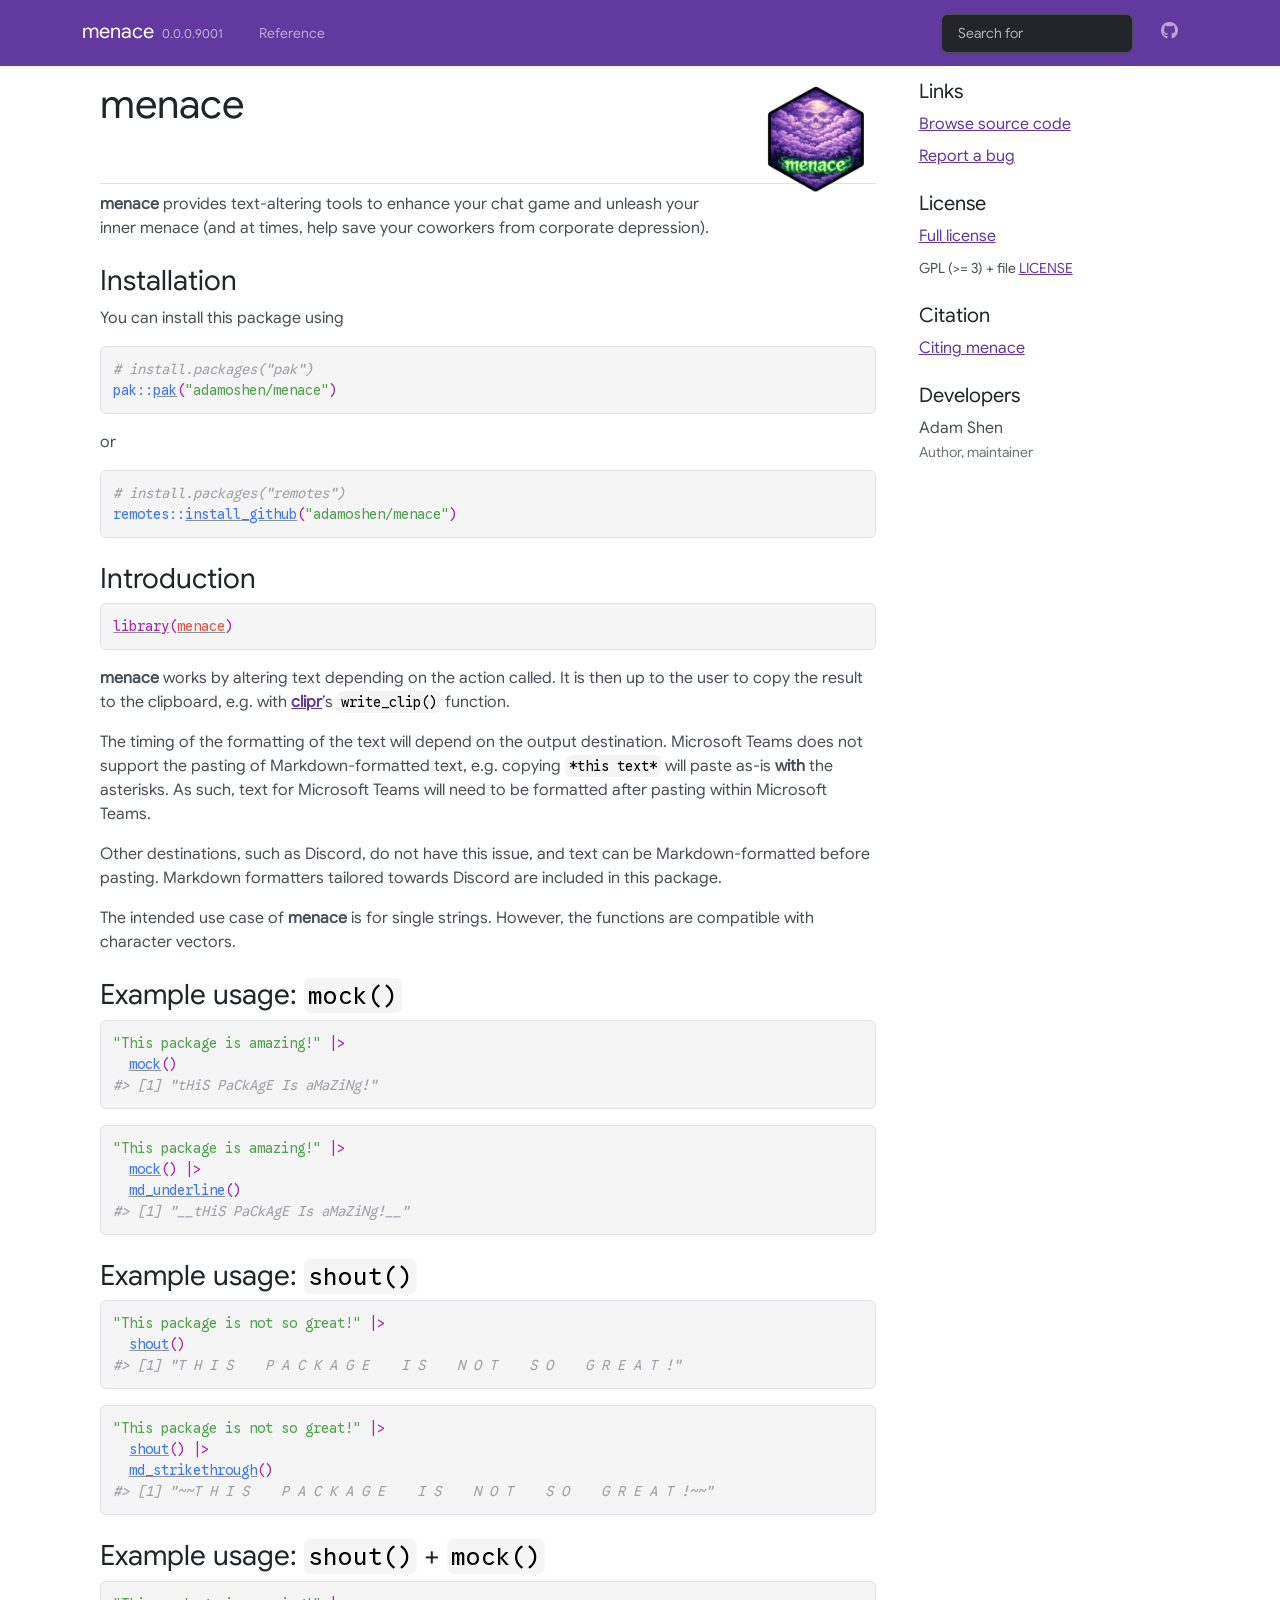
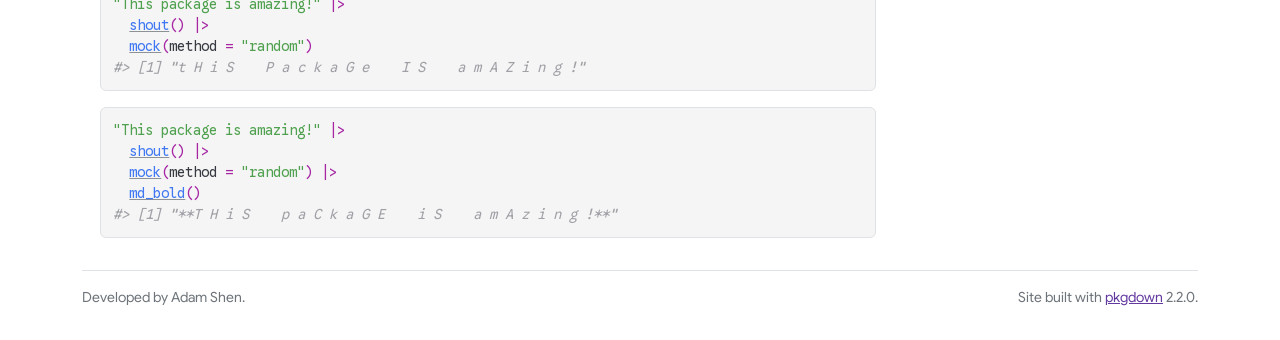
<file: docs/index.html>
<!DOCTYPE html>
<!-- Generated by pkgdown: do not edit by hand --><html lang="en">
<head>
<meta http-equiv="Content-Type" content="text/html; charset=UTF-8">
<meta charset="utf-8">
<meta http-equiv="X-UA-Compatible" content="IE=edge">
<meta name="viewport" content="width=device-width, initial-scale=1, shrink-to-fit=no">
<title>Unleash Your Inner Menace • menace</title>
<!-- favicons --><link rel="icon" type="image/png" sizes="96x96" href="favicon-96x96.png">
<link rel="icon" type="”image/svg+xml”" href="favicon.svg">
<link rel="apple-touch-icon" sizes="180x180" href="apple-touch-icon.png">
<link rel="icon" sizes="any" href="favicon.ico">
<link rel="manifest" href="site.webmanifest">
<script src="deps/jquery-3.6.0/jquery-3.6.0.min.js"></script><meta name="viewport" content="width=device-width, initial-scale=1, shrink-to-fit=no">
<link href="deps/bootstrap-5.3.1/bootstrap.min.css" rel="stylesheet">
<script src="deps/bootstrap-5.3.1/bootstrap.bundle.min.js"></script><link href="deps/Google_Sans-0.4.10/font.css" rel="stylesheet">
<link href="deps/Google_Sans_Code-0.4.10/font.css" rel="stylesheet">
<link href="deps/font-awesome-6.5.2/css/all.min.css" rel="stylesheet">
<link href="deps/font-awesome-6.5.2/css/v4-shims.min.css" rel="stylesheet">
<script src="deps/headroom-0.11.0/headroom.min.js"></script><script src="deps/headroom-0.11.0/jQuery.headroom.min.js"></script><script src="deps/bootstrap-toc-1.0.1/bootstrap-toc.min.js"></script><script src="deps/clipboard.js-2.0.11/clipboard.min.js"></script><script src="deps/search-1.0.0/autocomplete.jquery.min.js"></script><script src="deps/search-1.0.0/fuse.min.js"></script><script src="deps/search-1.0.0/mark.min.js"></script><!-- pkgdown --><script src="pkgdown.js"></script><meta property="og:title" content="Unleash Your Inner Menace">
<meta name="description" content="Text-altering tools to help you unleash your inner menace.">
<meta property="og:description" content="Text-altering tools to help you unleash your inner menace.">
<meta property="og:image" content="https://adamoshen.github.io/menace/logo.png">
</head>
<body>
    <a href="#main" class="visually-hidden-focusable">Skip to contents</a>


    <nav class="navbar navbar-expand-lg fixed-top bg-primary" data-bs-theme="dark" aria-label="Site navigation"><div class="container">

    <a class="navbar-brand me-2" href="index.html">menace</a>

    <small class="nav-text text-muted me-auto" data-bs-toggle="tooltip" data-bs-placement="bottom" title="">0.0.0.9001</small>


    <button class="navbar-toggler" type="button" data-bs-toggle="collapse" data-bs-target="#navbar" aria-controls="navbar" aria-expanded="false" aria-label="Toggle navigation">
      <span class="navbar-toggler-icon"></span>
    </button>

    <div id="navbar" class="collapse navbar-collapse ms-3">
      <ul class="navbar-nav me-auto">
<li class="nav-item"><a class="nav-link" href="reference/index.html">Reference</a></li>
      </ul>
<ul class="navbar-nav">
<li class="nav-item"><form class="form-inline" role="search">
 <input class="form-control" type="search" name="search-input" id="search-input" autocomplete="off" aria-label="Search site" placeholder="Search for" data-search-index="search.json">
</form></li>
<li class="nav-item"><a class="external-link nav-link" href="https://github.com/adamoshen/menace/" aria-label="GitHub"><span class="fa fab fa-github fa-lg"></span></a></li>
      </ul>
</div>


  </div>
</nav><div class="container template-home">
<div class="row">
  <main id="main" class="col-md-9"><div class="section level1">
<div class="page-header">
<img src="logo.png" class="logo" alt=""><h1 id="menace-">menace <a class="anchor" aria-label="anchor" href="#menace-"></a>
</h1>
</div>
<!-- badges: start -->
<!-- badges: end -->
<p><strong>menace</strong> provides text-altering tools to enhance your chat game and unleash your inner menace (and at times, help save your coworkers from corporate depression).</p>
<div class="section level2">
<h2 id="installation">Installation<a class="anchor" aria-label="anchor" href="#installation"></a>
</h2>
<p>You can install this package using</p>
<div class="sourceCode" id="cb1"><pre class="downlit sourceCode r">
<code class="sourceCode R"><span><span class="co"># install.packages("pak")</span></span>
<span><span class="fu">pak</span><span class="fu">::</span><span class="fu"><a href="https://pak.r-lib.org/reference/pak.html" class="external-link">pak</a></span><span class="op">(</span><span class="st">"adamoshen/menace"</span><span class="op">)</span></span></code></pre></div>
<p>or</p>
<div class="sourceCode" id="cb2"><pre class="downlit sourceCode r">
<code class="sourceCode R"><span><span class="co"># install.packages("remotes")</span></span>
<span><span class="fu">remotes</span><span class="fu">::</span><span class="fu"><a href="https://remotes.r-lib.org/reference/install_github.html" class="external-link">install_github</a></span><span class="op">(</span><span class="st">"adamoshen/menace"</span><span class="op">)</span></span></code></pre></div>
</div>
<div class="section level2">
<h2 id="introduction">Introduction<a class="anchor" aria-label="anchor" href="#introduction"></a>
</h2>
<div class="sourceCode" id="cb3"><pre class="downlit sourceCode r">
<code class="sourceCode R"><span><span class="kw"><a href="https://rdrr.io/r/base/library.html" class="external-link">library</a></span><span class="op">(</span><span class="va"><a href="https://adamoshen.github.io/menace">menace</a></span><span class="op">)</span></span></code></pre></div>
<p><strong>menace</strong> works by altering text depending on the action called. It is then up to the user to copy the result to the clipboard, e.g. with <a href="https://matthewlincoln.net/clipr/" class="external-link"><strong>clipr</strong></a>’s <code>write_clip()</code> function.</p>
<p>The timing of the formatting of the text will depend on the output destination. Microsoft Teams does not support the pasting of Markdown-formatted text, e.g. copying <code>*this text*</code> will paste as-is <strong>with</strong> the asterisks. As such, text for Microsoft Teams will need to be formatted after pasting within Microsoft Teams.</p>
<p>Other destinations, such as Discord, do not have this issue, and text can be Markdown-formatted before pasting. Markdown formatters tailored towards Discord are included in this package.</p>
<p>The intended use case of <strong>menace</strong> is for single strings. However, the functions are compatible with character vectors.</p>
</div>
<div class="section level2">
<h2 id="example-usage-mock">Example usage: <code>mock()</code>
<a class="anchor" aria-label="anchor" href="#example-usage-mock"></a>
</h2>
<div class="sourceCode" id="cb4"><pre class="downlit sourceCode r">
<code class="sourceCode R"><span><span class="st">"This package is amazing!"</span> <span class="op">|&gt;</span></span>
<span>  <span class="fu"><a href="reference/mock.html">mock</a></span><span class="op">(</span><span class="op">)</span></span>
<span><span class="co">#&gt; [1] "tHiS PaCkAgE Is aMaZiNg!"</span></span></code></pre></div>
<div class="sourceCode" id="cb5"><pre class="downlit sourceCode r">
<code class="sourceCode R"><span><span class="st">"This package is amazing!"</span> <span class="op">|&gt;</span></span>
<span>  <span class="fu"><a href="reference/mock.html">mock</a></span><span class="op">(</span><span class="op">)</span> <span class="op">|&gt;</span></span>
<span>  <span class="fu"><a href="reference/md_formatters.html">md_underline</a></span><span class="op">(</span><span class="op">)</span></span>
<span><span class="co">#&gt; [1] "__tHiS PaCkAgE Is aMaZiNg!__"</span></span></code></pre></div>
</div>
<div class="section level2">
<h2 id="example-usage-shout">Example usage: <code>shout()</code>
<a class="anchor" aria-label="anchor" href="#example-usage-shout"></a>
</h2>
<div class="sourceCode" id="cb6"><pre class="downlit sourceCode r">
<code class="sourceCode R"><span><span class="st">"This package is not so great!"</span> <span class="op">|&gt;</span></span>
<span>  <span class="fu"><a href="reference/shout.html">shout</a></span><span class="op">(</span><span class="op">)</span></span>
<span><span class="co">#&gt; [1] "T H I S    P A C K A G E    I S    N O T    S O    G R E A T !"</span></span></code></pre></div>
<div class="sourceCode" id="cb7"><pre class="downlit sourceCode r">
<code class="sourceCode R"><span><span class="st">"This package is not so great!"</span> <span class="op">|&gt;</span></span>
<span>  <span class="fu"><a href="reference/shout.html">shout</a></span><span class="op">(</span><span class="op">)</span> <span class="op">|&gt;</span></span>
<span>  <span class="fu"><a href="reference/md_formatters.html">md_strikethrough</a></span><span class="op">(</span><span class="op">)</span></span>
<span><span class="co">#&gt; [1] "~~T H I S    P A C K A G E    I S    N O T    S O    G R E A T !~~"</span></span></code></pre></div>
</div>
<div class="section level2">
<h2 id="example-usage-shout--mock">Example usage: <code>shout()</code> + <code>mock()</code>
<a class="anchor" aria-label="anchor" href="#example-usage-shout--mock"></a>
</h2>
<div class="sourceCode" id="cb8"><pre class="downlit sourceCode r">
<code class="sourceCode R"><span><span class="st">"This package is amazing!"</span> <span class="op">|&gt;</span></span>
<span>  <span class="fu"><a href="reference/shout.html">shout</a></span><span class="op">(</span><span class="op">)</span> <span class="op">|&gt;</span></span>
<span>  <span class="fu"><a href="reference/mock.html">mock</a></span><span class="op">(</span>method <span class="op">=</span> <span class="st">"random"</span><span class="op">)</span></span>
<span><span class="co">#&gt; [1] "t H i S    P a c k a G e    I S    a m A Z i n g !"</span></span></code></pre></div>
<div class="sourceCode" id="cb9"><pre class="downlit sourceCode r">
<code class="sourceCode R"><span><span class="st">"This package is amazing!"</span> <span class="op">|&gt;</span></span>
<span>  <span class="fu"><a href="reference/shout.html">shout</a></span><span class="op">(</span><span class="op">)</span> <span class="op">|&gt;</span></span>
<span>  <span class="fu"><a href="reference/mock.html">mock</a></span><span class="op">(</span>method <span class="op">=</span> <span class="st">"random"</span><span class="op">)</span> <span class="op">|&gt;</span></span>
<span>  <span class="fu"><a href="reference/md_formatters.html">md_bold</a></span><span class="op">(</span><span class="op">)</span></span>
<span><span class="co">#&gt; [1] "**T H i S    p a C k a G E    i S    a m A z i n g !**"</span></span></code></pre></div>
</div>
</div>
  </main><aside class="col-md-3"><div class="links">
<h2 data-toc-skip>Links</h2>
<ul class="list-unstyled">
<li><a href="https://github.com/adamoshen/menace/" class="external-link">Browse source code</a></li>
<li><a href="https://github.com/adamoshen/menace/issues" class="external-link">Report a bug</a></li>
</ul>
</div>

<div class="license">
<h2 data-toc-skip>License</h2>
<ul class="list-unstyled">
<li><a href="LICENSE.html">Full license</a></li>
<li><small>GPL (&gt;= 3) + file <a href="LICENSE-text.html">LICENSE</a></small></li>
</ul>
</div>


<div class="citation">
<h2 data-toc-skip>Citation</h2>
<ul class="list-unstyled">
<li><a href="authors.html#citation">Citing menace</a></li>
</ul>
</div>

<div class="developers">
<h2 data-toc-skip>Developers</h2>
<ul class="list-unstyled">
<li>Adam Shen <br><small class="roles"> Author, maintainer </small>   </li>
</ul>
</div>



  </aside>
</div>


    <footer><div class="pkgdown-footer-left">
  <p>Developed by Adam Shen.</p>
</div>

<div class="pkgdown-footer-right">
  <p>Site built with <a href="https://pkgdown.r-lib.org/" class="external-link">pkgdown</a> 2.2.0.</p>
</div>

    </footer>
</div>





  </body>
</html>
</file>
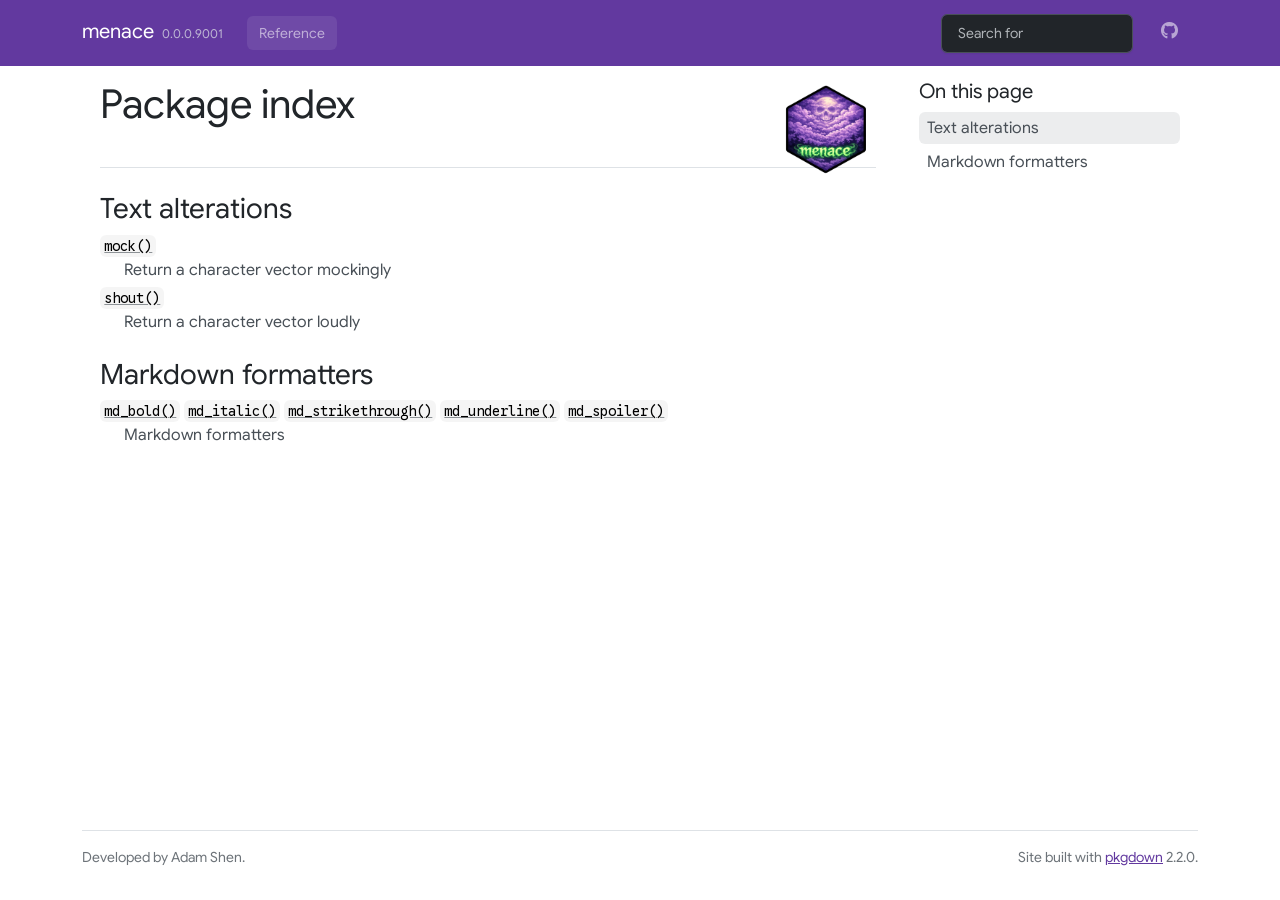
<file: docs/reference/index.html>
<!DOCTYPE html>
<!-- Generated by pkgdown: do not edit by hand --><html lang="en"><head><meta http-equiv="Content-Type" content="text/html; charset=UTF-8"><meta charset="utf-8"><meta http-equiv="X-UA-Compatible" content="IE=edge"><meta name="viewport" content="width=device-width, initial-scale=1, shrink-to-fit=no"><title>Package index • menace</title><!-- favicons --><link rel="icon" type="image/png" sizes="96x96" href="../favicon-96x96.png"><link rel="icon" type="”image/svg+xml”" href="../favicon.svg"><link rel="apple-touch-icon" sizes="180x180" href="../apple-touch-icon.png"><link rel="icon" sizes="any" href="../favicon.ico"><link rel="manifest" href="../site.webmanifest"><script src="../deps/jquery-3.6.0/jquery-3.6.0.min.js"></script><meta name="viewport" content="width=device-width, initial-scale=1, shrink-to-fit=no"><link href="../deps/bootstrap-5.3.1/bootstrap.min.css" rel="stylesheet"><script src="../deps/bootstrap-5.3.1/bootstrap.bundle.min.js"></script><link href="../deps/Google_Sans-0.4.10/font.css" rel="stylesheet"><link href="../deps/Google_Sans_Code-0.4.10/font.css" rel="stylesheet"><link href="../deps/font-awesome-6.5.2/css/all.min.css" rel="stylesheet"><link href="../deps/font-awesome-6.5.2/css/v4-shims.min.css" rel="stylesheet"><script src="../deps/headroom-0.11.0/headroom.min.js"></script><script src="../deps/headroom-0.11.0/jQuery.headroom.min.js"></script><script src="../deps/bootstrap-toc-1.0.1/bootstrap-toc.min.js"></script><script src="../deps/clipboard.js-2.0.11/clipboard.min.js"></script><script src="../deps/search-1.0.0/autocomplete.jquery.min.js"></script><script src="../deps/search-1.0.0/fuse.min.js"></script><script src="../deps/search-1.0.0/mark.min.js"></script><!-- pkgdown --><script src="../pkgdown.js"></script><meta property="og:title" content="Package index"><meta property="og:image" content="https://adamoshen.github.io/menace/logo.png"></head><body>
    <a href="#main" class="visually-hidden-focusable">Skip to contents</a>


    <nav class="navbar navbar-expand-lg fixed-top bg-primary" data-bs-theme="dark" aria-label="Site navigation"><div class="container">

    <a class="navbar-brand me-2" href="../index.html">menace</a>

    <small class="nav-text text-muted me-auto" data-bs-toggle="tooltip" data-bs-placement="bottom" title="">0.0.0.9001</small>


    <button class="navbar-toggler" type="button" data-bs-toggle="collapse" data-bs-target="#navbar" aria-controls="navbar" aria-expanded="false" aria-label="Toggle navigation">
      <span class="navbar-toggler-icon"></span>
    </button>

    <div id="navbar" class="collapse navbar-collapse ms-3">
      <ul class="navbar-nav me-auto"><li class="active nav-item"><a class="nav-link" href="../reference/index.html">Reference</a></li>
      </ul><ul class="navbar-nav"><li class="nav-item"><form class="form-inline" role="search">
 <input class="form-control" type="search" name="search-input" id="search-input" autocomplete="off" aria-label="Search site" placeholder="Search for" data-search-index="../search.json"></form></li>
<li class="nav-item"><a class="external-link nav-link" href="https://github.com/adamoshen/menace/" aria-label="GitHub"><span class="fa fab fa-github fa-lg"></span></a></li>
      </ul></div>


  </div>
</nav><div class="container template-reference-index">
<div class="row">
  <main id="main" class="col-md-9"><div class="page-header">
      <img src="../logo.png" class="logo" alt=""><h1>Package index</h1>
    </div>

    <div class="section level2">
      <h2 id="text-alterations">Text alterations<a class="anchor" aria-label="anchor" href="#text-alterations"></a></h2>



      <dl></dl></div><div class="section level2">




      <dl><dt>

          <code><a href="mock.html">mock()</a></code>

        </dt>
        <dd>Return a character vector mockingly</dd>

        <dt>

          <code><a href="shout.html">shout()</a></code>

        </dt>
        <dd>Return a character vector loudly</dd>
      </dl></div><div class="section level2">
      <h2 id="markdown-formatters">Markdown formatters<a class="anchor" aria-label="anchor" href="#markdown-formatters"></a></h2>



      <dl></dl></div><div class="section level2">




      <dl><dt>

          <code><a href="md_formatters.html">md_bold()</a></code> <code><a href="md_formatters.html">md_italic()</a></code> <code><a href="md_formatters.html">md_strikethrough()</a></code> <code><a href="md_formatters.html">md_underline()</a></code> <code><a href="md_formatters.html">md_spoiler()</a></code>

        </dt>
        <dd>Markdown formatters</dd>
      </dl></div>
  </main><aside class="col-md-3"><nav id="toc" aria-label="Table of contents"><h2>On this page</h2>
    </nav></aside></div>


    <footer><div class="pkgdown-footer-left">
  <p>Developed by Adam Shen.</p>
</div>

<div class="pkgdown-footer-right">
  <p>Site built with <a href="https://pkgdown.r-lib.org/" class="external-link">pkgdown</a> 2.2.0.</p>
</div>

    </footer></div>





  </body></html>
</file>
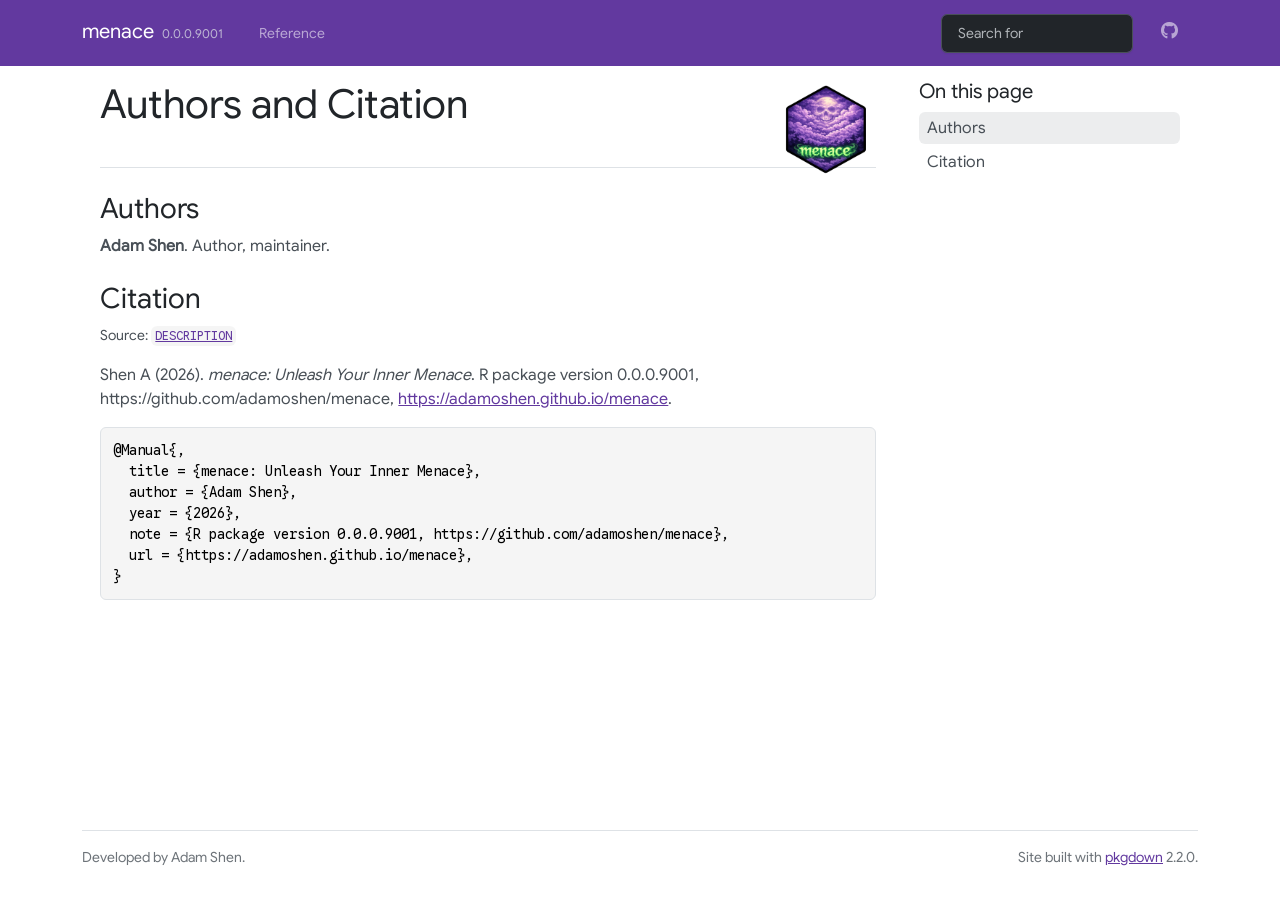
<file: docs/authors.html>
<!DOCTYPE html>
<!-- Generated by pkgdown: do not edit by hand --><html lang="en"><head><meta http-equiv="Content-Type" content="text/html; charset=UTF-8"><meta charset="utf-8"><meta http-equiv="X-UA-Compatible" content="IE=edge"><meta name="viewport" content="width=device-width, initial-scale=1, shrink-to-fit=no"><title>Authors and Citation • menace</title><!-- favicons --><link rel="icon" type="image/png" sizes="96x96" href="favicon-96x96.png"><link rel="icon" type="”image/svg+xml”" href="favicon.svg"><link rel="apple-touch-icon" sizes="180x180" href="apple-touch-icon.png"><link rel="icon" sizes="any" href="favicon.ico"><link rel="manifest" href="site.webmanifest"><script src="deps/jquery-3.6.0/jquery-3.6.0.min.js"></script><meta name="viewport" content="width=device-width, initial-scale=1, shrink-to-fit=no"><link href="deps/bootstrap-5.3.1/bootstrap.min.css" rel="stylesheet"><script src="deps/bootstrap-5.3.1/bootstrap.bundle.min.js"></script><link href="deps/Google_Sans-0.4.10/font.css" rel="stylesheet"><link href="deps/Google_Sans_Code-0.4.10/font.css" rel="stylesheet"><link href="deps/font-awesome-6.5.2/css/all.min.css" rel="stylesheet"><link href="deps/font-awesome-6.5.2/css/v4-shims.min.css" rel="stylesheet"><script src="deps/headroom-0.11.0/headroom.min.js"></script><script src="deps/headroom-0.11.0/jQuery.headroom.min.js"></script><script src="deps/bootstrap-toc-1.0.1/bootstrap-toc.min.js"></script><script src="deps/clipboard.js-2.0.11/clipboard.min.js"></script><script src="deps/search-1.0.0/autocomplete.jquery.min.js"></script><script src="deps/search-1.0.0/fuse.min.js"></script><script src="deps/search-1.0.0/mark.min.js"></script><!-- pkgdown --><script src="pkgdown.js"></script><meta property="og:title" content="Authors and Citation"><meta property="og:image" content="https://adamoshen.github.io/menace/logo.png"></head><body>
    <a href="#main" class="visually-hidden-focusable">Skip to contents</a>


    <nav class="navbar navbar-expand-lg fixed-top bg-primary" data-bs-theme="dark" aria-label="Site navigation"><div class="container">

    <a class="navbar-brand me-2" href="index.html">menace</a>

    <small class="nav-text text-muted me-auto" data-bs-toggle="tooltip" data-bs-placement="bottom" title="">0.0.0.9001</small>


    <button class="navbar-toggler" type="button" data-bs-toggle="collapse" data-bs-target="#navbar" aria-controls="navbar" aria-expanded="false" aria-label="Toggle navigation">
      <span class="navbar-toggler-icon"></span>
    </button>

    <div id="navbar" class="collapse navbar-collapse ms-3">
      <ul class="navbar-nav me-auto"><li class="nav-item"><a class="nav-link" href="reference/index.html">Reference</a></li>
      </ul><ul class="navbar-nav"><li class="nav-item"><form class="form-inline" role="search">
 <input class="form-control" type="search" name="search-input" id="search-input" autocomplete="off" aria-label="Search site" placeholder="Search for" data-search-index="search.json"></form></li>
<li class="nav-item"><a class="external-link nav-link" href="https://github.com/adamoshen/menace/" aria-label="GitHub"><span class="fa fab fa-github fa-lg"></span></a></li>
      </ul></div>


  </div>
</nav><div class="container template-citation-authors">
<div class="row">
  <main id="main" class="col-md-9"><div class="page-header">
      <img src="logo.png" class="logo" alt=""><h1>Authors and Citation</h1>
    </div>

    <div class="section level2">
      <h2>Authors</h2>

      <ul class="list-unstyled"><li>
          <p><strong>Adam Shen</strong>. Author, maintainer.
          </p>
        </li>
      </ul></div>

    <div class="section level2">
      <h2 id="citation">Citation</h2>
      <p><small class="dont-index">Source: <a href="https://github.com/adamoshen/menace/blob/HEAD/DESCRIPTION" class="external-link"><code>DESCRIPTION</code></a></small></p>

      <p>Shen A (2026).
<em>menace: Unleash Your Inner Menace</em>.
R package version 0.0.0.9001, https://github.com/adamoshen/menace, <a href="https://adamoshen.github.io/menace">https://adamoshen.github.io/menace</a>.
</p>
      <pre>@Manual{,
  title = {menace: Unleash Your Inner Menace},
  author = {Adam Shen},
  year = {2026},
  note = {R package version 0.0.0.9001, https://github.com/adamoshen/menace},
  url = {https://adamoshen.github.io/menace},
}</pre>
    </div>

  </main><aside class="col-md-3"><nav id="toc" aria-label="Table of contents"><h2>On this page</h2>
    </nav></aside></div>


    <footer><div class="pkgdown-footer-left">
  <p>Developed by Adam Shen.</p>
</div>

<div class="pkgdown-footer-right">
  <p>Site built with <a href="https://pkgdown.r-lib.org/" class="external-link">pkgdown</a> 2.2.0.</p>
</div>

    </footer></div>





  </body></html>
</file>
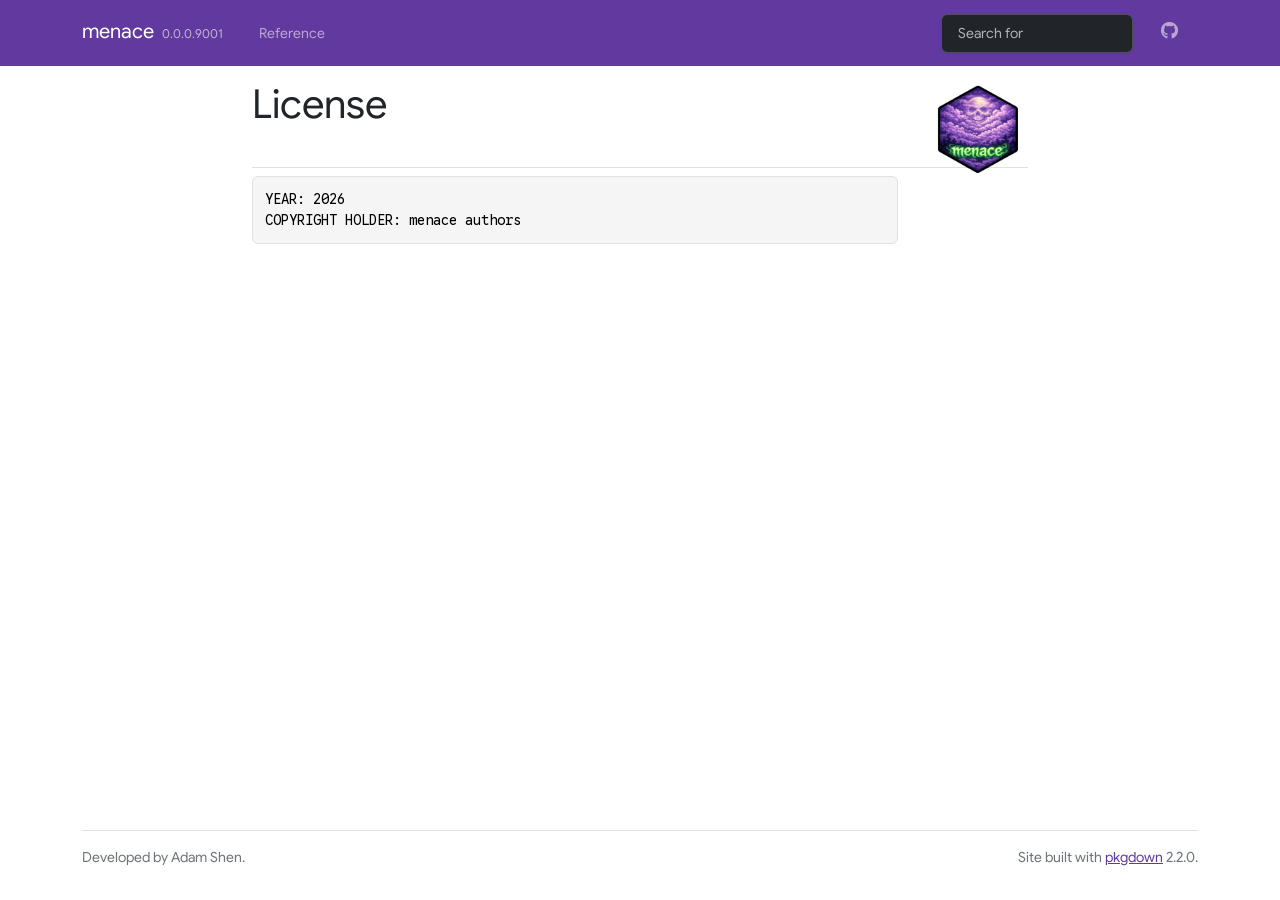
<file: docs/LICENSE-text.html>
<!DOCTYPE html>
<!-- Generated by pkgdown: do not edit by hand --><html lang="en"><head><meta http-equiv="Content-Type" content="text/html; charset=UTF-8"><meta charset="utf-8"><meta http-equiv="X-UA-Compatible" content="IE=edge"><meta name="viewport" content="width=device-width, initial-scale=1, shrink-to-fit=no"><title>License • menace</title><!-- favicons --><link rel="icon" type="image/png" sizes="96x96" href="favicon-96x96.png"><link rel="icon" type="”image/svg+xml”" href="favicon.svg"><link rel="apple-touch-icon" sizes="180x180" href="apple-touch-icon.png"><link rel="icon" sizes="any" href="favicon.ico"><link rel="manifest" href="site.webmanifest"><script src="deps/jquery-3.6.0/jquery-3.6.0.min.js"></script><meta name="viewport" content="width=device-width, initial-scale=1, shrink-to-fit=no"><link href="deps/bootstrap-5.3.1/bootstrap.min.css" rel="stylesheet"><script src="deps/bootstrap-5.3.1/bootstrap.bundle.min.js"></script><link href="deps/Google_Sans-0.4.10/font.css" rel="stylesheet"><link href="deps/Google_Sans_Code-0.4.10/font.css" rel="stylesheet"><link href="deps/font-awesome-6.5.2/css/all.min.css" rel="stylesheet"><link href="deps/font-awesome-6.5.2/css/v4-shims.min.css" rel="stylesheet"><script src="deps/headroom-0.11.0/headroom.min.js"></script><script src="deps/headroom-0.11.0/jQuery.headroom.min.js"></script><script src="deps/bootstrap-toc-1.0.1/bootstrap-toc.min.js"></script><script src="deps/clipboard.js-2.0.11/clipboard.min.js"></script><script src="deps/search-1.0.0/autocomplete.jquery.min.js"></script><script src="deps/search-1.0.0/fuse.min.js"></script><script src="deps/search-1.0.0/mark.min.js"></script><!-- pkgdown --><script src="pkgdown.js"></script><meta property="og:title" content="License"><meta property="og:image" content="https://adamoshen.github.io/menace/logo.png"></head><body>
    <a href="#main" class="visually-hidden-focusable">Skip to contents</a>


    <nav class="navbar navbar-expand-lg fixed-top bg-primary" data-bs-theme="dark" aria-label="Site navigation"><div class="container">

    <a class="navbar-brand me-2" href="index.html">menace</a>

    <small class="nav-text text-muted me-auto" data-bs-toggle="tooltip" data-bs-placement="bottom" title="">0.0.0.9001</small>


    <button class="navbar-toggler" type="button" data-bs-toggle="collapse" data-bs-target="#navbar" aria-controls="navbar" aria-expanded="false" aria-label="Toggle navigation">
      <span class="navbar-toggler-icon"></span>
    </button>

    <div id="navbar" class="collapse navbar-collapse ms-3">
      <ul class="navbar-nav me-auto"><li class="nav-item"><a class="nav-link" href="reference/index.html">Reference</a></li>
      </ul><ul class="navbar-nav"><li class="nav-item"><form class="form-inline" role="search">
 <input class="form-control" type="search" name="search-input" id="search-input" autocomplete="off" aria-label="Search site" placeholder="Search for" data-search-index="search.json"></form></li>
<li class="nav-item"><a class="external-link nav-link" href="https://github.com/adamoshen/menace/" aria-label="GitHub"><span class="fa fab fa-github fa-lg"></span></a></li>
      </ul></div>


  </div>
</nav><div class="container template-title-body">
<div class="row">
  <main id="main" class="col-md-9"><div class="page-header">
      <img src="logo.png" class="logo" alt=""><h1>License</h1>

    </div>

<pre>YEAR: 2026
COPYRIGHT HOLDER: menace authors
</pre>

  </main></div>


    <footer><div class="pkgdown-footer-left">
  <p>Developed by Adam Shen.</p>
</div>

<div class="pkgdown-footer-right">
  <p>Site built with <a href="https://pkgdown.r-lib.org/" class="external-link">pkgdown</a> 2.2.0.</p>
</div>

    </footer></div>





  </body></html>
</file>
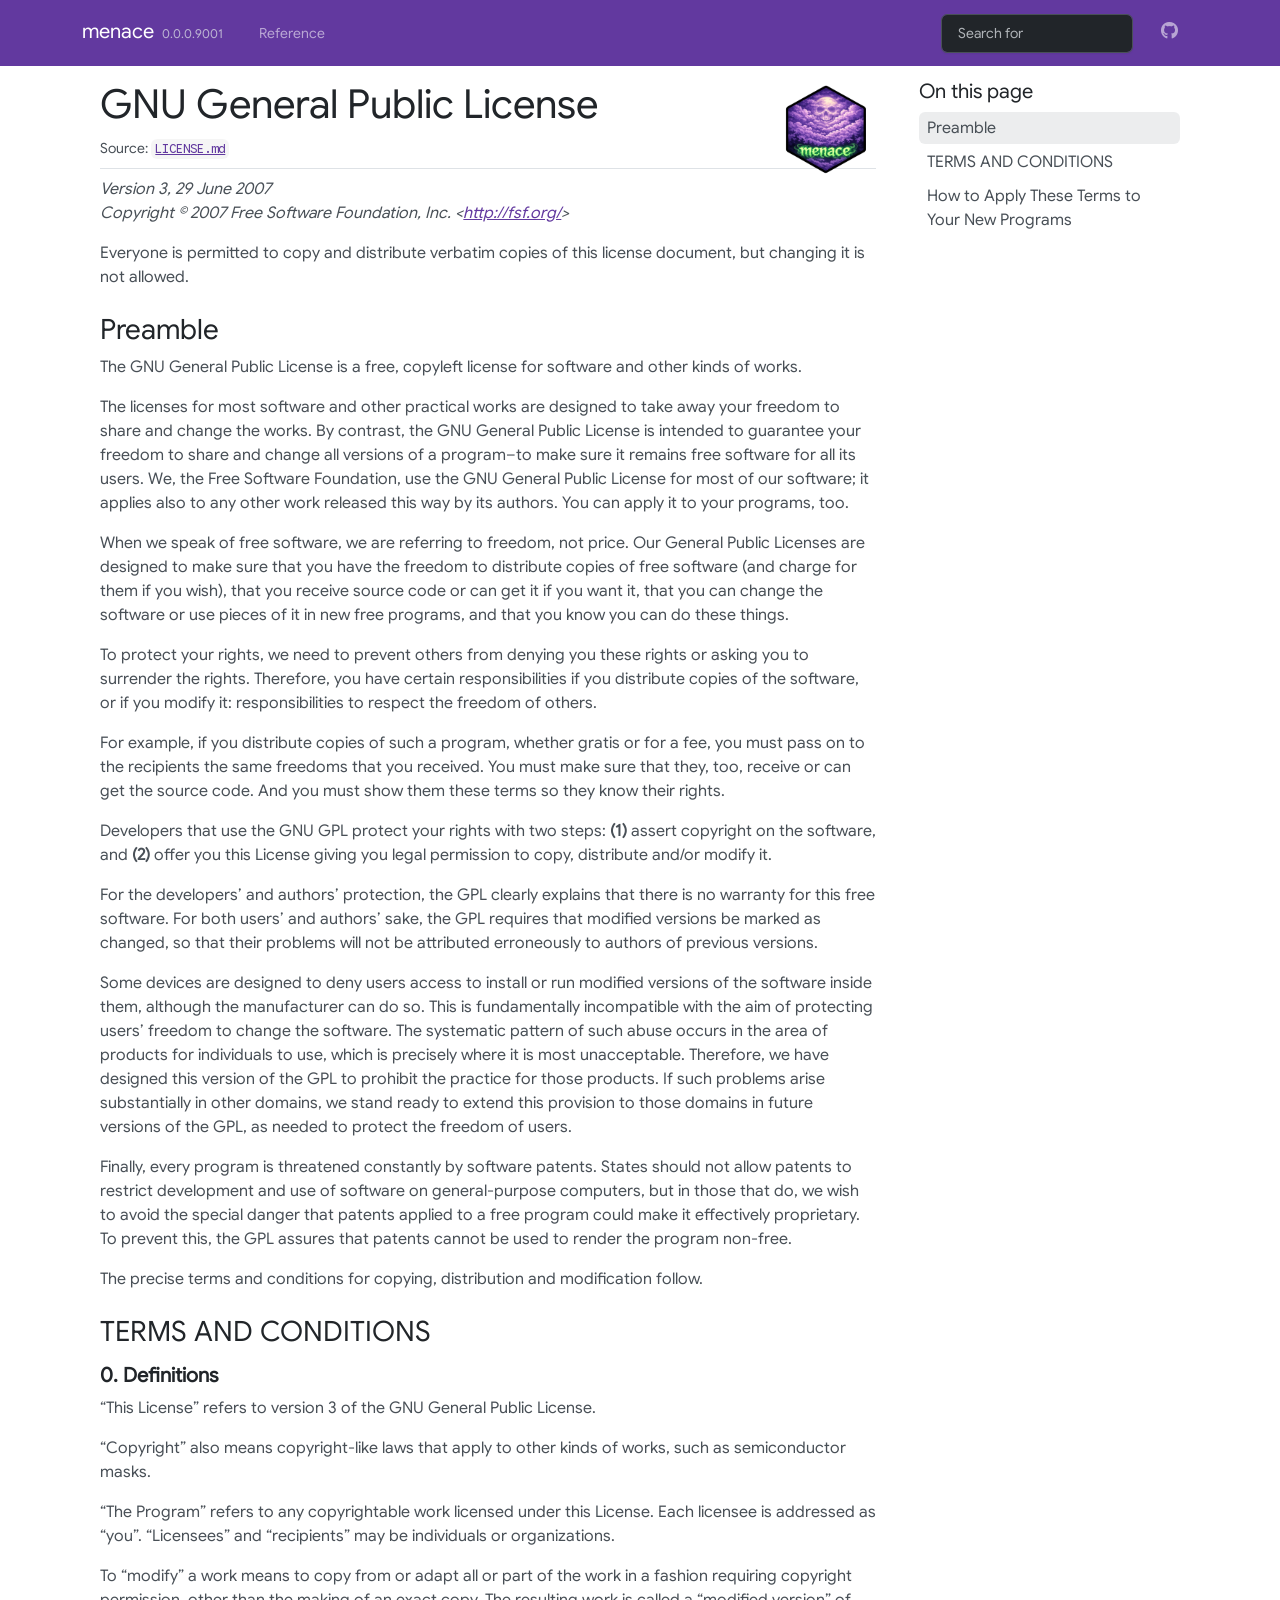
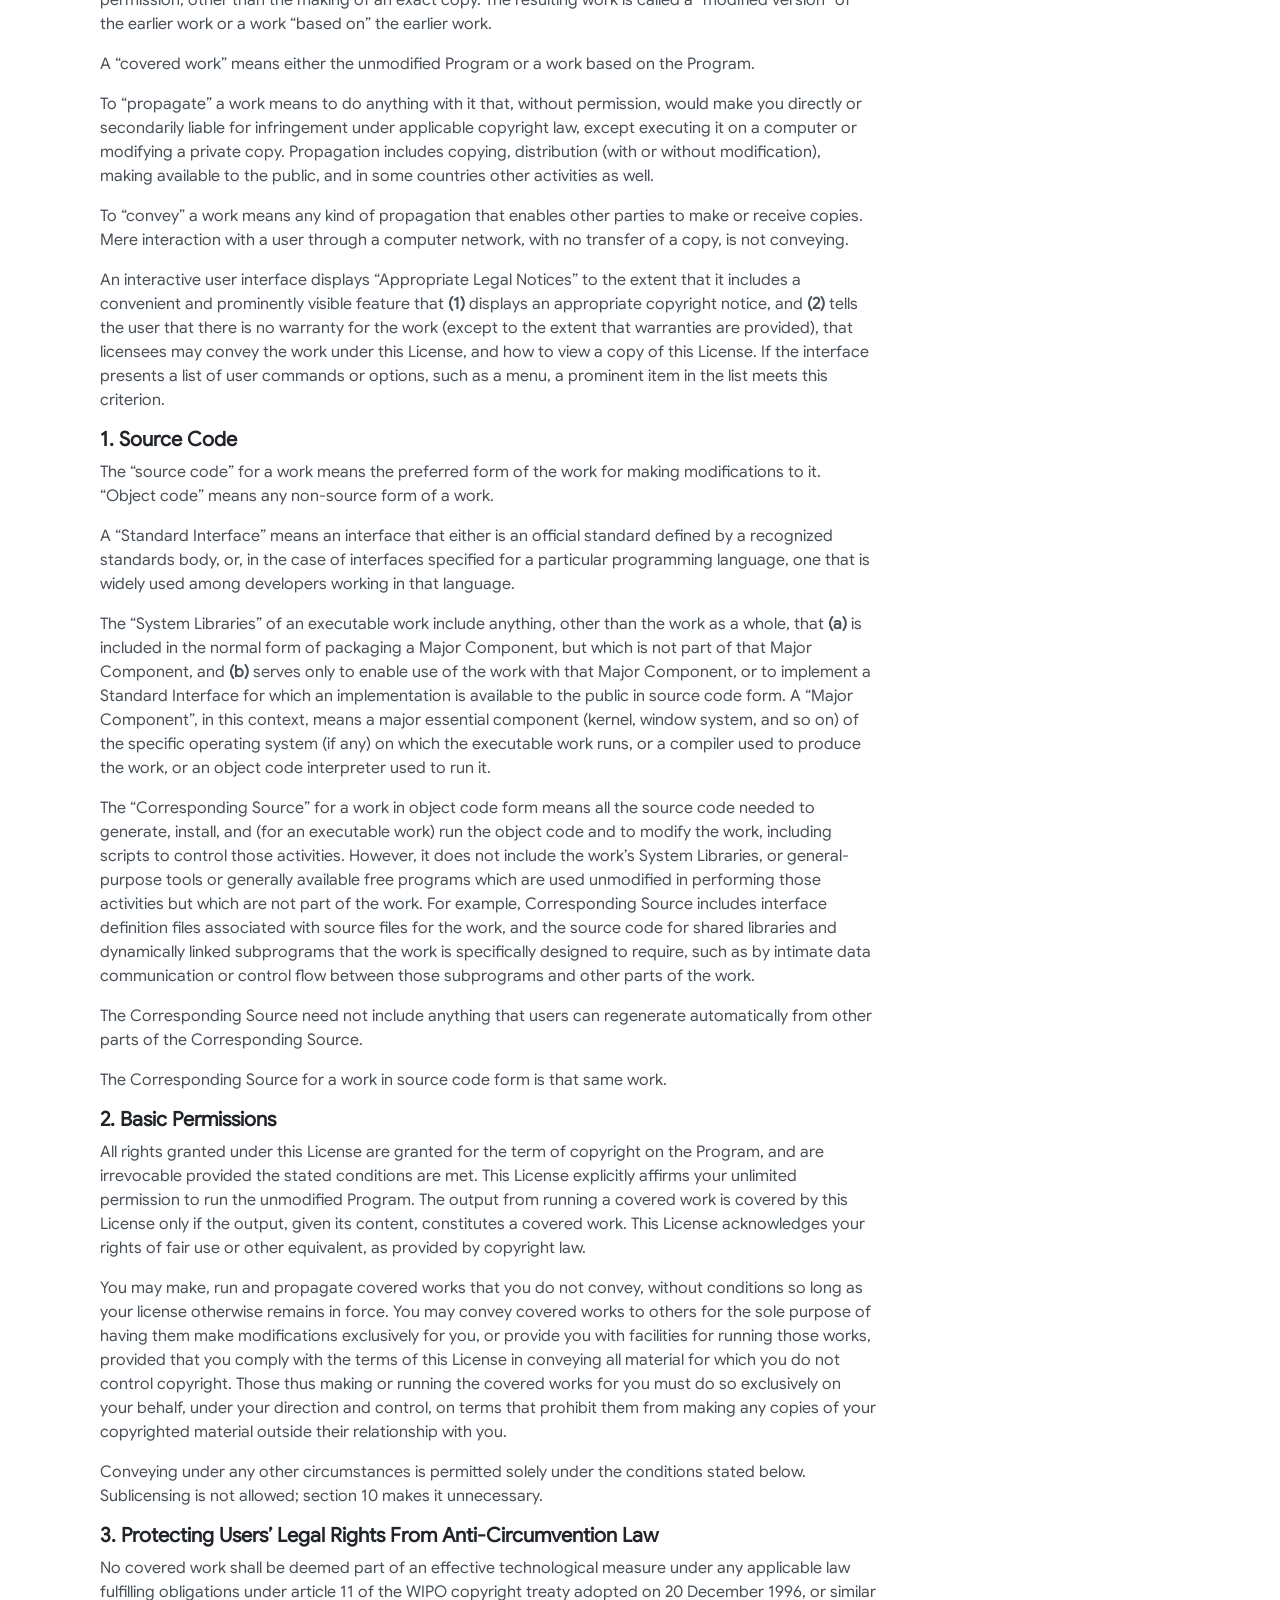
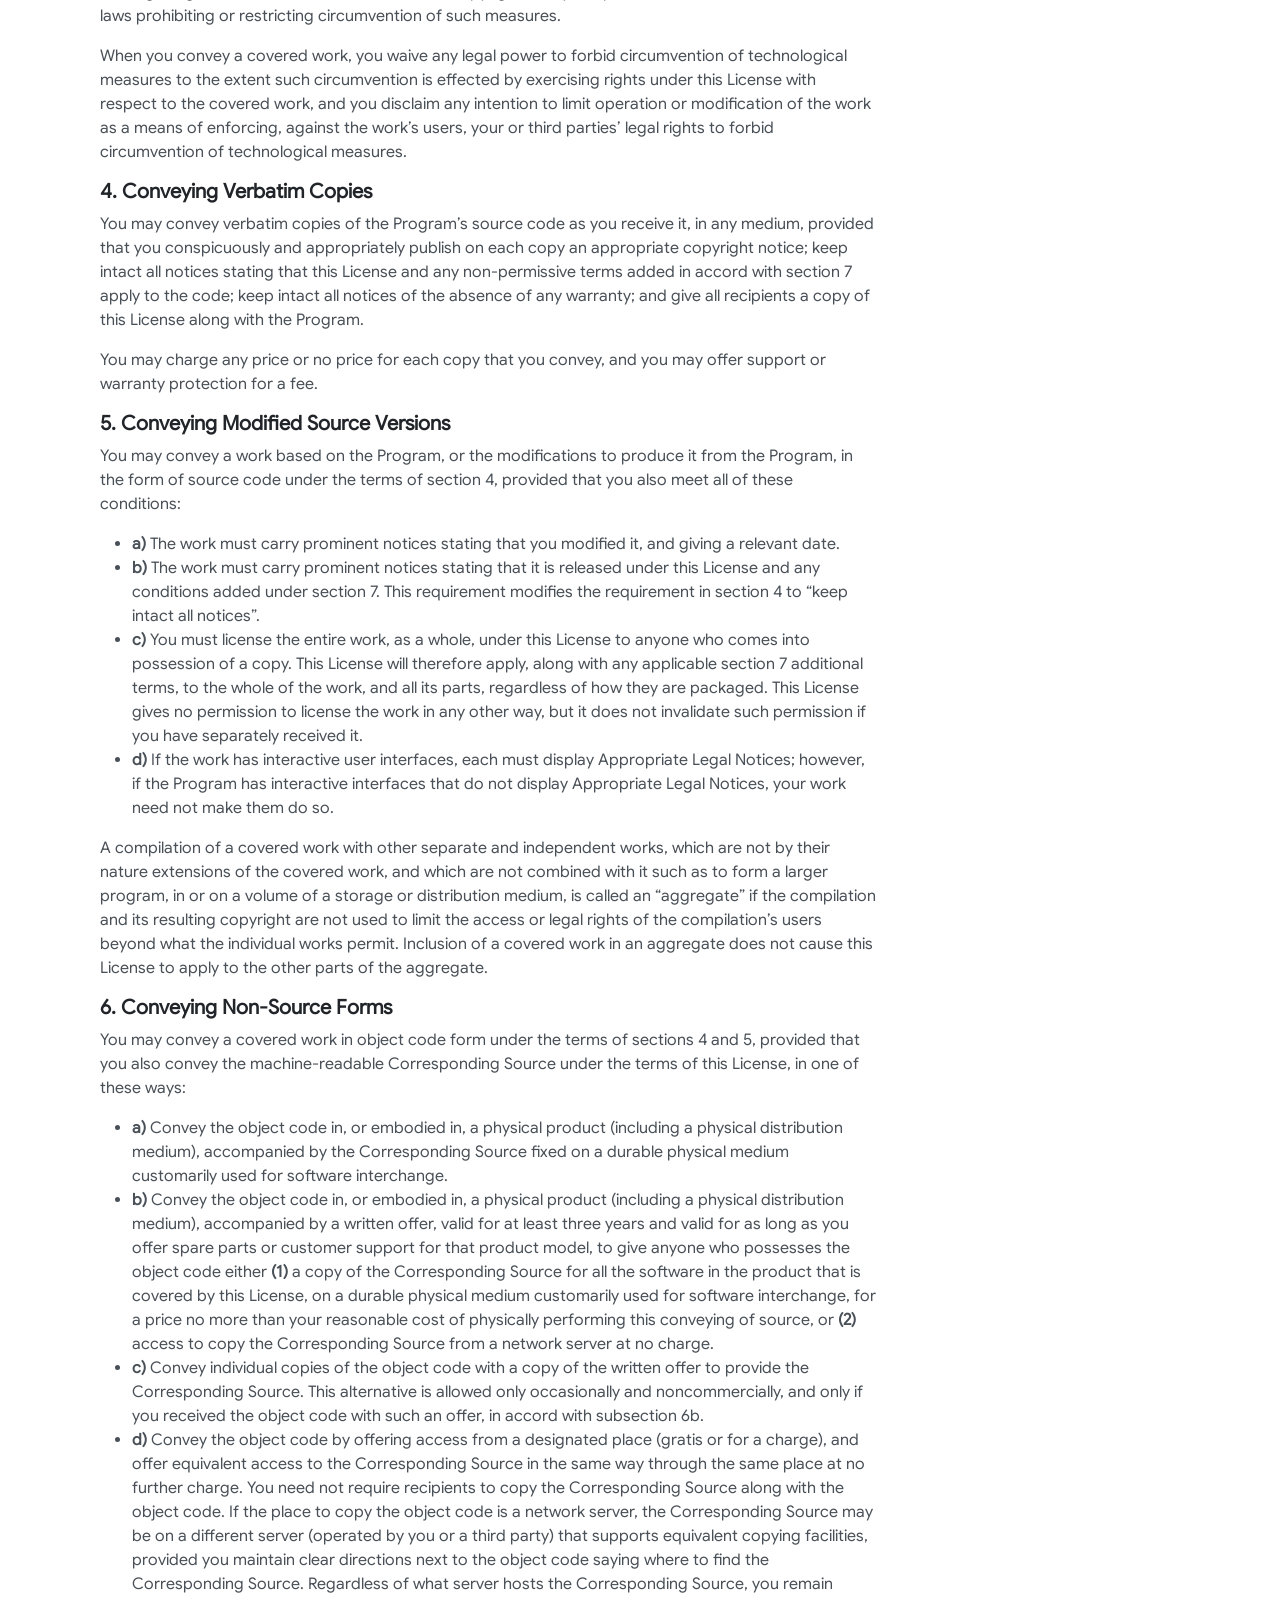
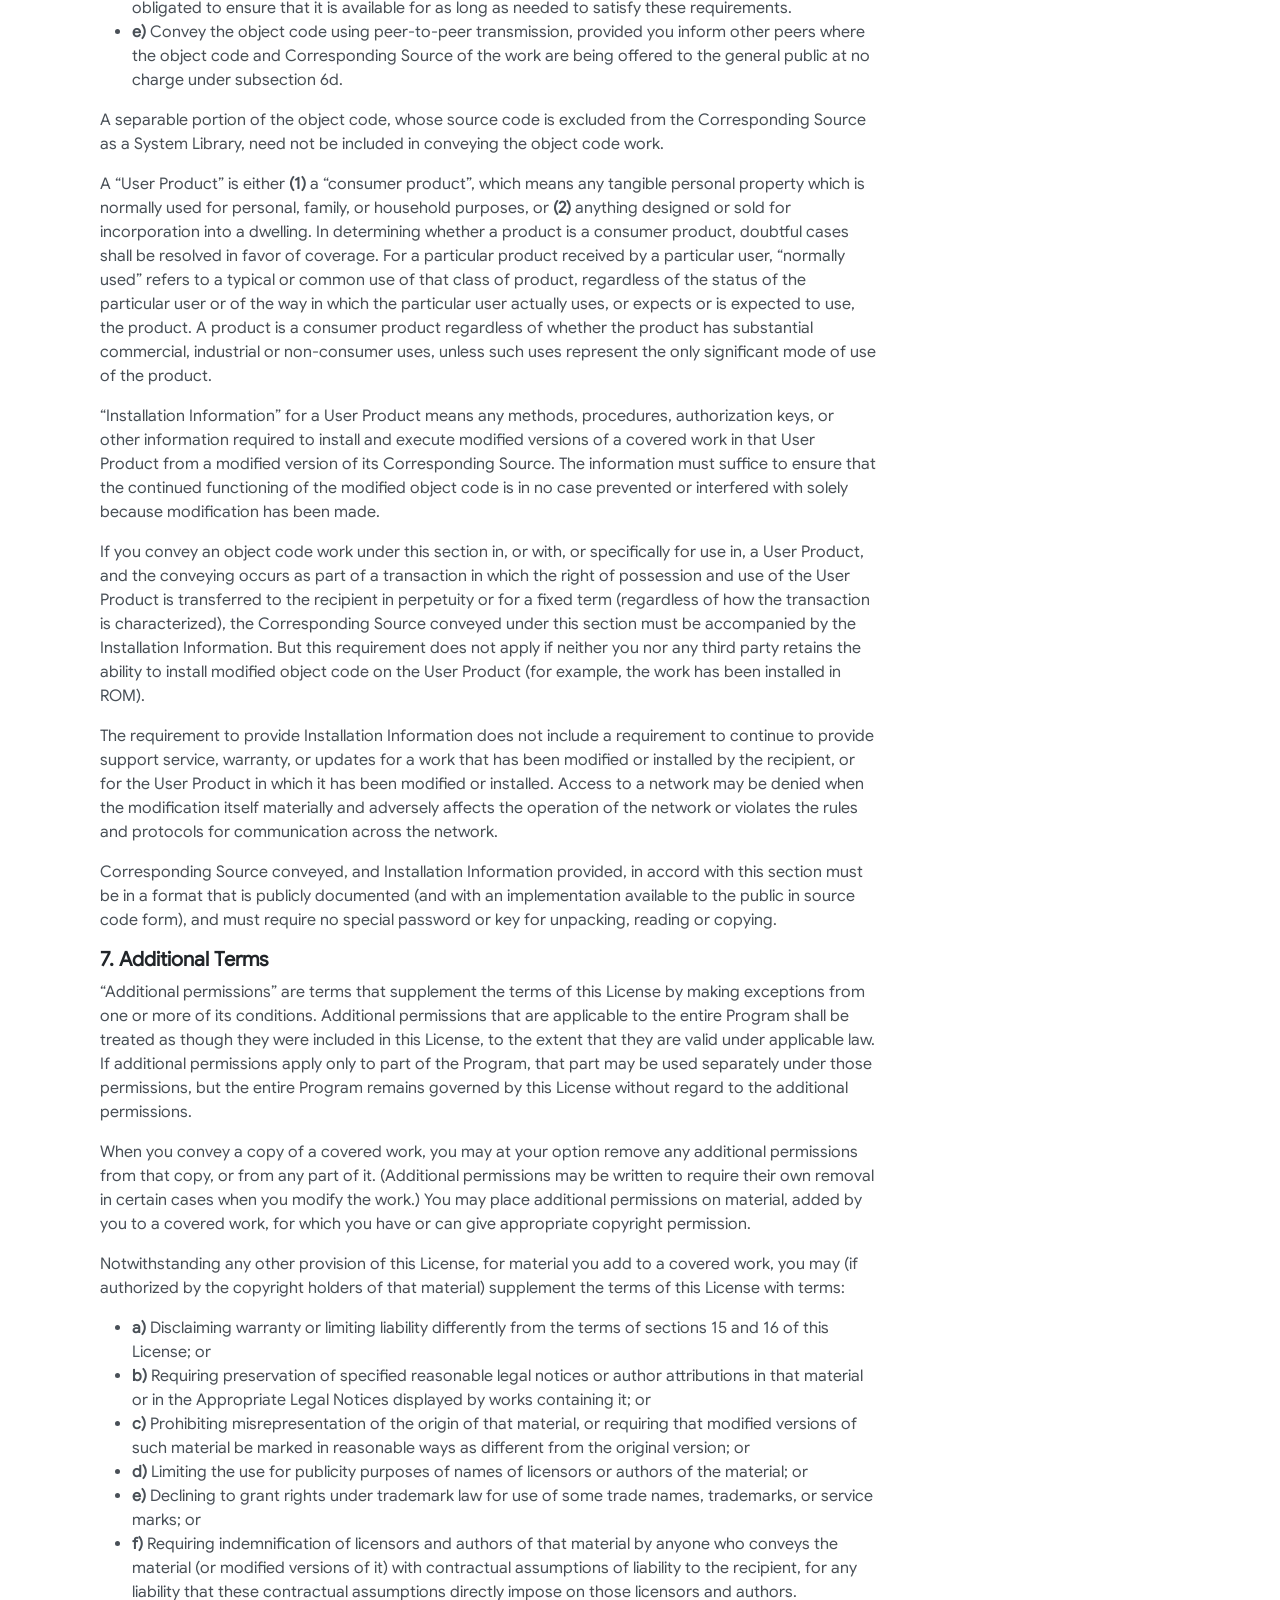
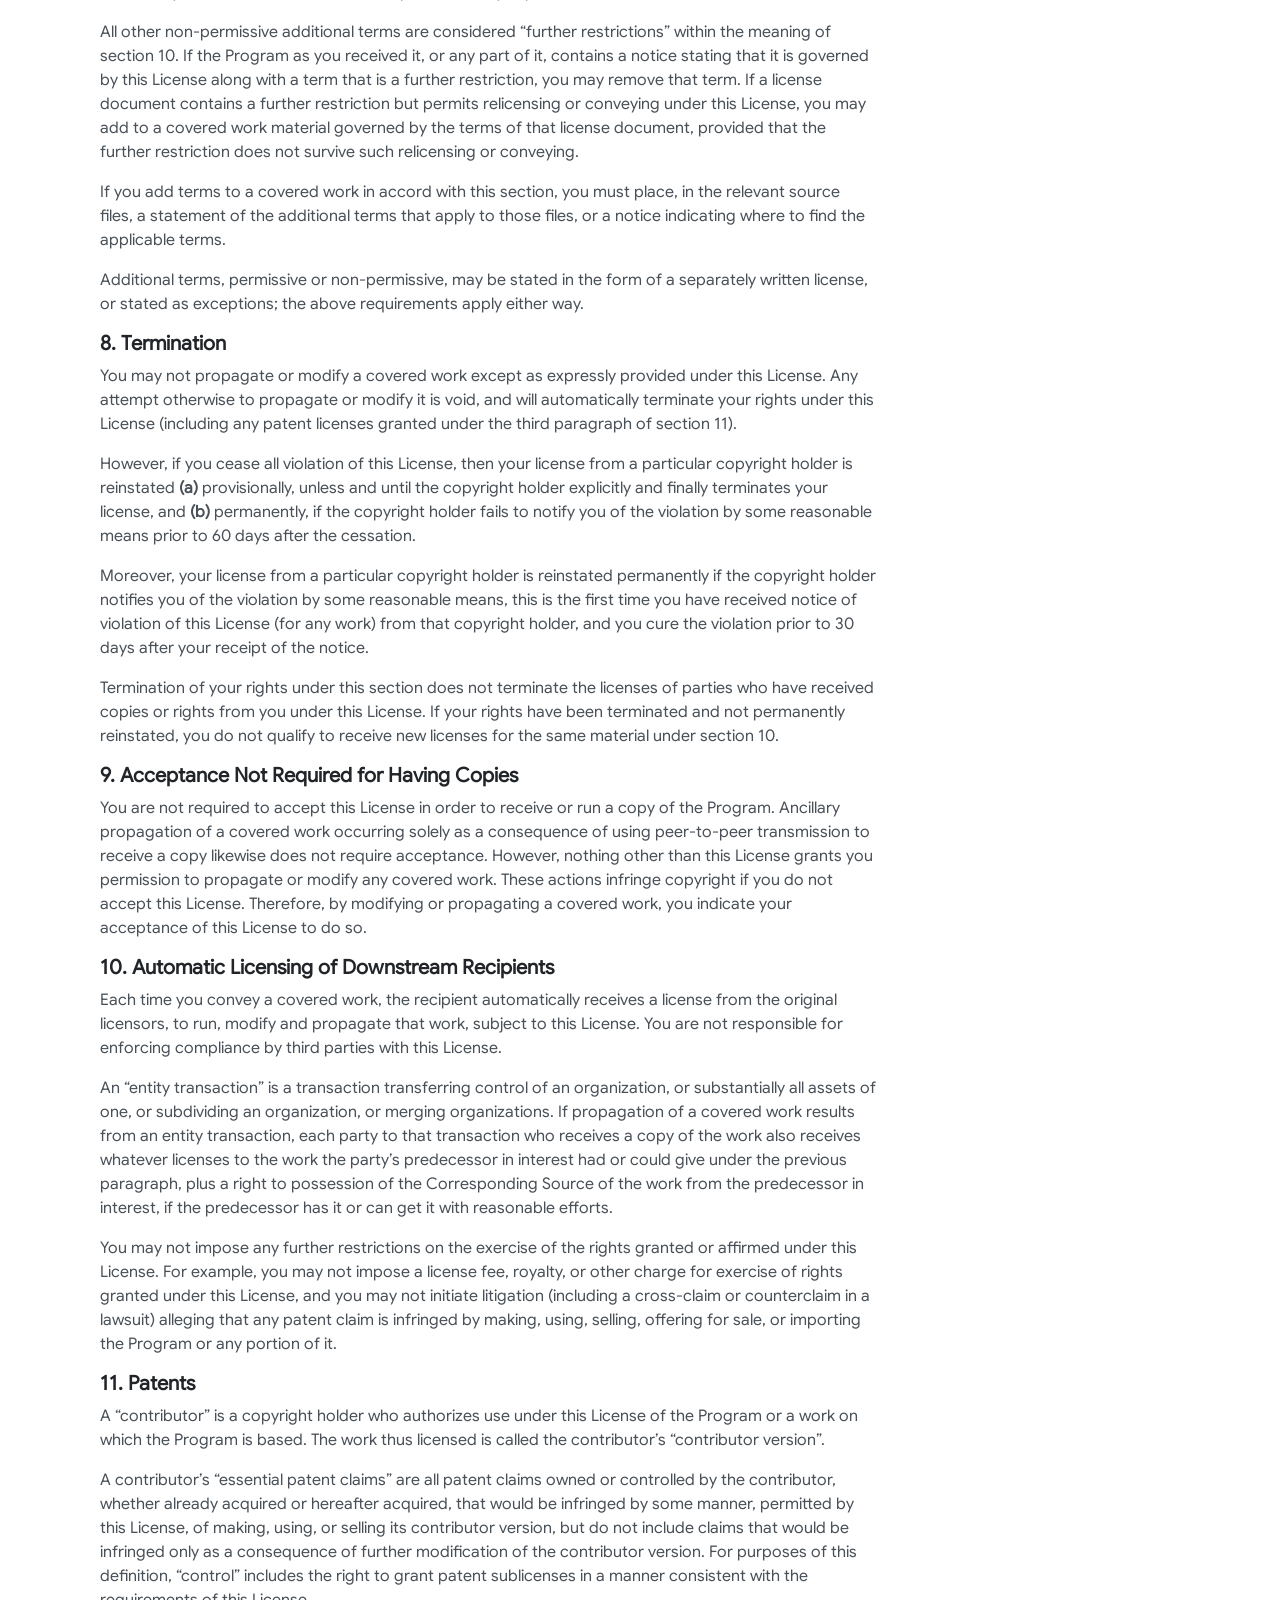
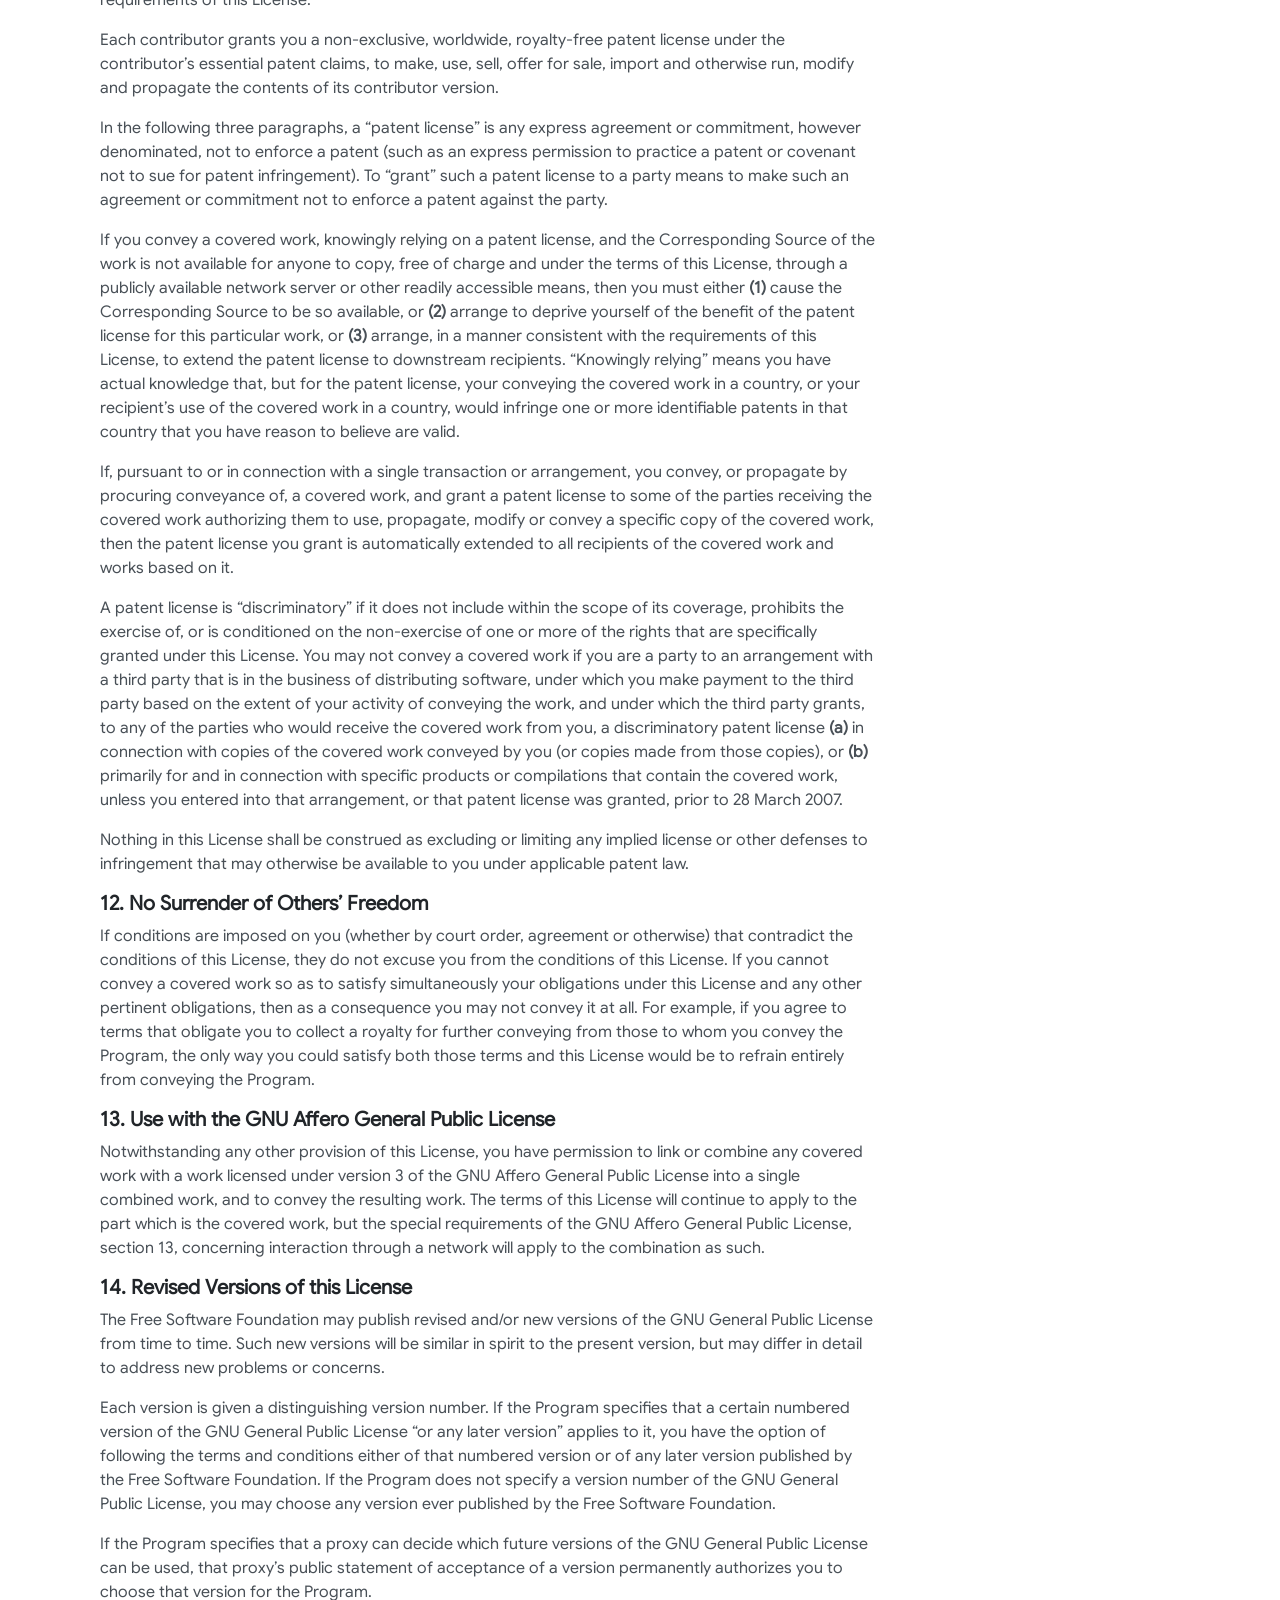
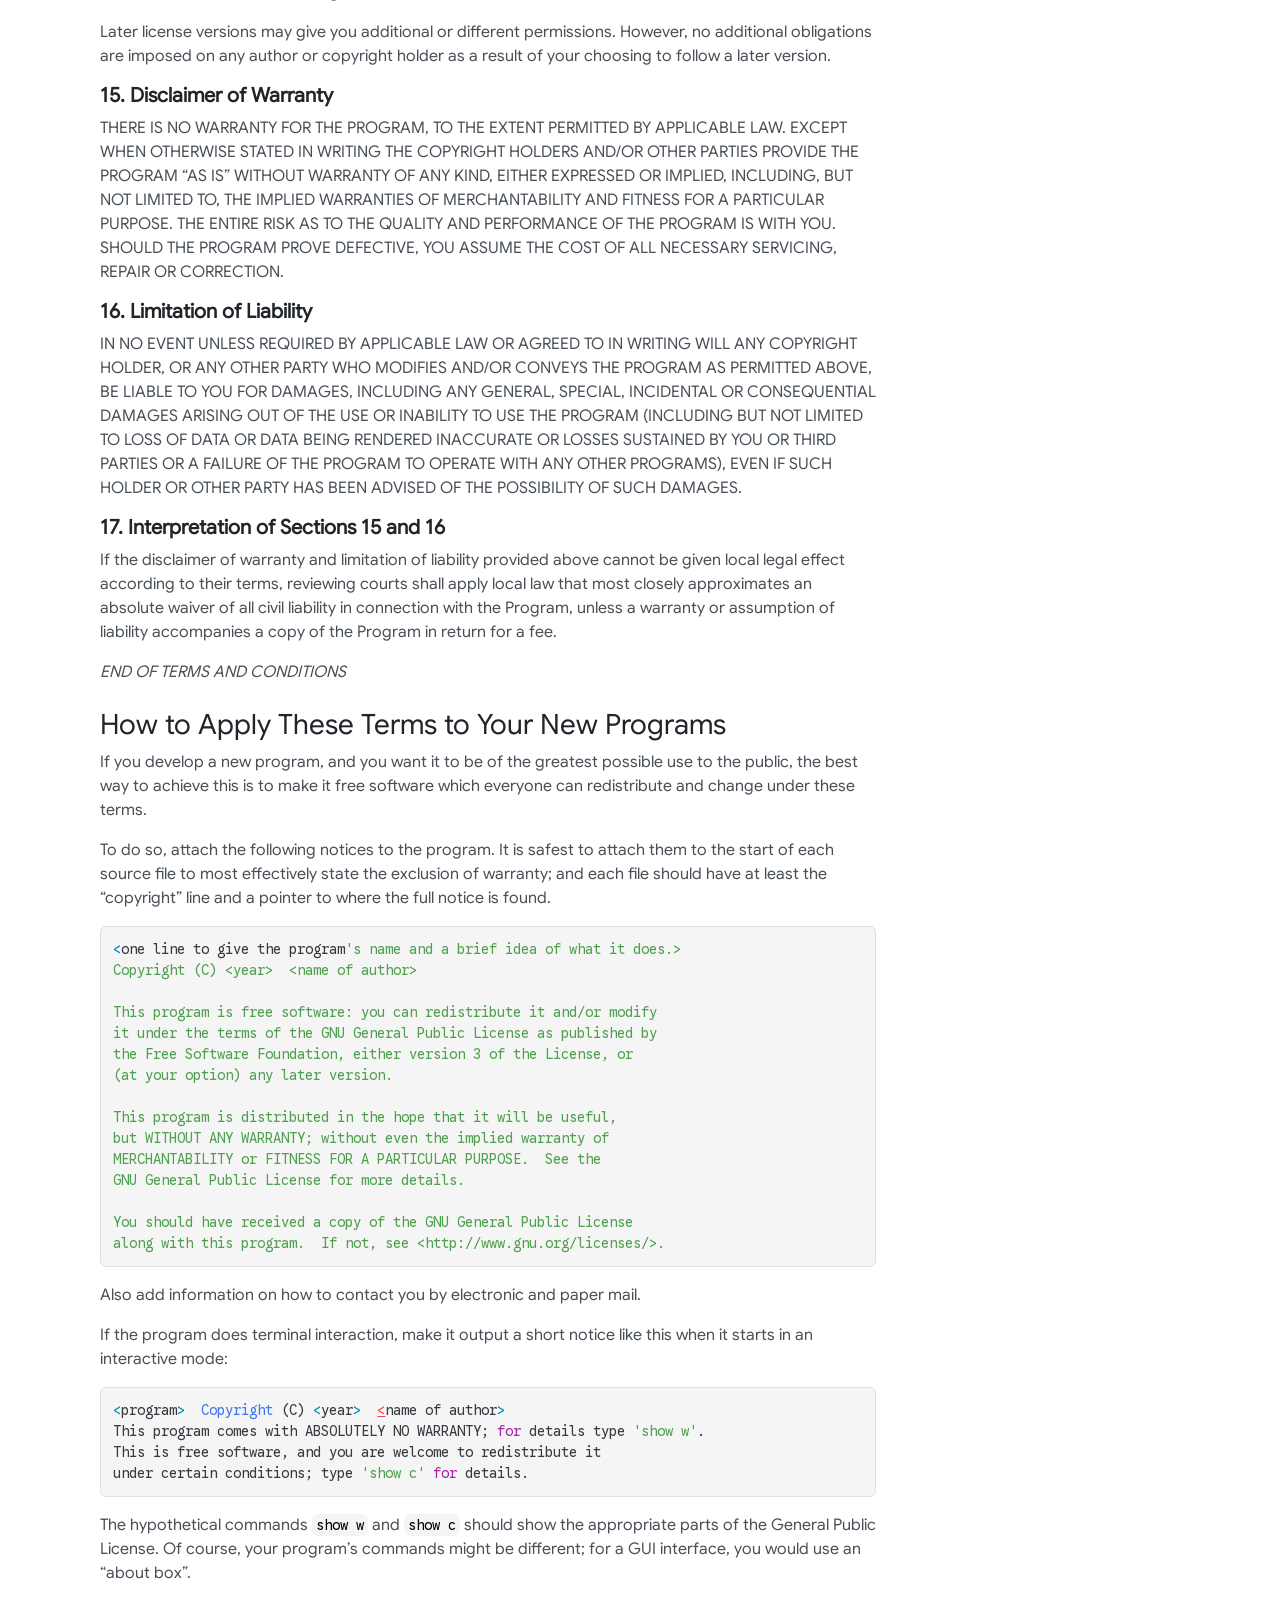
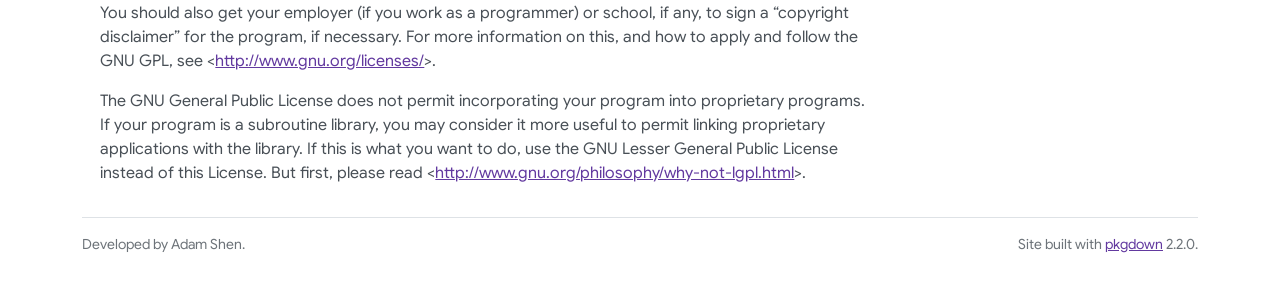
<file: docs/LICENSE.html>
<!DOCTYPE html>
<!-- Generated by pkgdown: do not edit by hand --><html lang="en"><head><meta http-equiv="Content-Type" content="text/html; charset=UTF-8"><meta charset="utf-8"><meta http-equiv="X-UA-Compatible" content="IE=edge"><meta name="viewport" content="width=device-width, initial-scale=1, shrink-to-fit=no"><title>GNU General Public License • menace</title><!-- favicons --><link rel="icon" type="image/png" sizes="96x96" href="favicon-96x96.png"><link rel="icon" type="”image/svg+xml”" href="favicon.svg"><link rel="apple-touch-icon" sizes="180x180" href="apple-touch-icon.png"><link rel="icon" sizes="any" href="favicon.ico"><link rel="manifest" href="site.webmanifest"><script src="deps/jquery-3.6.0/jquery-3.6.0.min.js"></script><meta name="viewport" content="width=device-width, initial-scale=1, shrink-to-fit=no"><link href="deps/bootstrap-5.3.1/bootstrap.min.css" rel="stylesheet"><script src="deps/bootstrap-5.3.1/bootstrap.bundle.min.js"></script><link href="deps/Google_Sans-0.4.10/font.css" rel="stylesheet"><link href="deps/Google_Sans_Code-0.4.10/font.css" rel="stylesheet"><link href="deps/font-awesome-6.5.2/css/all.min.css" rel="stylesheet"><link href="deps/font-awesome-6.5.2/css/v4-shims.min.css" rel="stylesheet"><script src="deps/headroom-0.11.0/headroom.min.js"></script><script src="deps/headroom-0.11.0/jQuery.headroom.min.js"></script><script src="deps/bootstrap-toc-1.0.1/bootstrap-toc.min.js"></script><script src="deps/clipboard.js-2.0.11/clipboard.min.js"></script><script src="deps/search-1.0.0/autocomplete.jquery.min.js"></script><script src="deps/search-1.0.0/fuse.min.js"></script><script src="deps/search-1.0.0/mark.min.js"></script><!-- pkgdown --><script src="pkgdown.js"></script><meta property="og:title" content="GNU General Public License"><meta property="og:image" content="https://adamoshen.github.io/menace/logo.png"></head><body>
    <a href="#main" class="visually-hidden-focusable">Skip to contents</a>


    <nav class="navbar navbar-expand-lg fixed-top bg-primary" data-bs-theme="dark" aria-label="Site navigation"><div class="container">

    <a class="navbar-brand me-2" href="index.html">menace</a>

    <small class="nav-text text-muted me-auto" data-bs-toggle="tooltip" data-bs-placement="bottom" title="">0.0.0.9001</small>


    <button class="navbar-toggler" type="button" data-bs-toggle="collapse" data-bs-target="#navbar" aria-controls="navbar" aria-expanded="false" aria-label="Toggle navigation">
      <span class="navbar-toggler-icon"></span>
    </button>

    <div id="navbar" class="collapse navbar-collapse ms-3">
      <ul class="navbar-nav me-auto"><li class="nav-item"><a class="nav-link" href="reference/index.html">Reference</a></li>
      </ul><ul class="navbar-nav"><li class="nav-item"><form class="form-inline" role="search">
 <input class="form-control" type="search" name="search-input" id="search-input" autocomplete="off" aria-label="Search site" placeholder="Search for" data-search-index="search.json"></form></li>
<li class="nav-item"><a class="external-link nav-link" href="https://github.com/adamoshen/menace/" aria-label="GitHub"><span class="fa fab fa-github fa-lg"></span></a></li>
      </ul></div>


  </div>
</nav><div class="container template-title-body">
<div class="row">
  <main id="main" class="col-md-9"><div class="page-header">
      <img src="logo.png" class="logo" alt=""><h1>GNU General Public License</h1>
      <small class="dont-index">Source: <a href="https://github.com/adamoshen/menace/blob/HEAD/LICENSE.md" class="external-link"><code>LICENSE.md</code></a></small>
    </div>

<div id="gnu-general-public-license" class="section level1">

<p><em>Version 3, 29 June 2007</em><br><em>Copyright © 2007 Free Software Foundation, Inc. &lt;<a href="http://fsf.org/" class="external-link uri">http://fsf.org/</a>&gt;</em></p>
<p>Everyone is permitted to copy and distribute verbatim copies of this license document, but changing it is not allowed.</p>
<div class="section level2">
<h2 id="preamble">Preamble<a class="anchor" aria-label="anchor" href="#preamble"></a></h2>
<p>The GNU General Public License is a free, copyleft license for software and other kinds of works.</p>
<p>The licenses for most software and other practical works are designed to take away your freedom to share and change the works. By contrast, the GNU General Public License is intended to guarantee your freedom to share and change all versions of a program–to make sure it remains free software for all its users. We, the Free Software Foundation, use the GNU General Public License for most of our software; it applies also to any other work released this way by its authors. You can apply it to your programs, too.</p>
<p>When we speak of free software, we are referring to freedom, not price. Our General Public Licenses are designed to make sure that you have the freedom to distribute copies of free software (and charge for them if you wish), that you receive source code or can get it if you want it, that you can change the software or use pieces of it in new free programs, and that you know you can do these things.</p>
<p>To protect your rights, we need to prevent others from denying you these rights or asking you to surrender the rights. Therefore, you have certain responsibilities if you distribute copies of the software, or if you modify it: responsibilities to respect the freedom of others.</p>
<p>For example, if you distribute copies of such a program, whether gratis or for a fee, you must pass on to the recipients the same freedoms that you received. You must make sure that they, too, receive or can get the source code. And you must show them these terms so they know their rights.</p>
<p>Developers that use the GNU GPL protect your rights with two steps: <strong>(1)</strong> assert copyright on the software, and <strong>(2)</strong> offer you this License giving you legal permission to copy, distribute and/or modify it.</p>
<p>For the developers’ and authors’ protection, the GPL clearly explains that there is no warranty for this free software. For both users’ and authors’ sake, the GPL requires that modified versions be marked as changed, so that their problems will not be attributed erroneously to authors of previous versions.</p>
<p>Some devices are designed to deny users access to install or run modified versions of the software inside them, although the manufacturer can do so. This is fundamentally incompatible with the aim of protecting users’ freedom to change the software. The systematic pattern of such abuse occurs in the area of products for individuals to use, which is precisely where it is most unacceptable. Therefore, we have designed this version of the GPL to prohibit the practice for those products. If such problems arise substantially in other domains, we stand ready to extend this provision to those domains in future versions of the GPL, as needed to protect the freedom of users.</p>
<p>Finally, every program is threatened constantly by software patents. States should not allow patents to restrict development and use of software on general-purpose computers, but in those that do, we wish to avoid the special danger that patents applied to a free program could make it effectively proprietary. To prevent this, the GPL assures that patents cannot be used to render the program non-free.</p>
<p>The precise terms and conditions for copying, distribution and modification follow.</p>
</div>
<div class="section level2">
<h2 id="terms-and-conditions">TERMS AND CONDITIONS<a class="anchor" aria-label="anchor" href="#terms-and-conditions"></a></h2>
<div class="section level3">
<h3 id="id_0-definitions">0. Definitions<a class="anchor" aria-label="anchor" href="#id_0-definitions"></a></h3>
<p>“This License” refers to version 3 of the GNU General Public License.</p>
<p>“Copyright” also means copyright-like laws that apply to other kinds of works, such as semiconductor masks.</p>
<p>“The Program” refers to any copyrightable work licensed under this License. Each licensee is addressed as “you”. “Licensees” and “recipients” may be individuals or organizations.</p>
<p>To “modify” a work means to copy from or adapt all or part of the work in a fashion requiring copyright permission, other than the making of an exact copy. The resulting work is called a “modified version” of the earlier work or a work “based on” the earlier work.</p>
<p>A “covered work” means either the unmodified Program or a work based on the Program.</p>
<p>To “propagate” a work means to do anything with it that, without permission, would make you directly or secondarily liable for infringement under applicable copyright law, except executing it on a computer or modifying a private copy. Propagation includes copying, distribution (with or without modification), making available to the public, and in some countries other activities as well.</p>
<p>To “convey” a work means any kind of propagation that enables other parties to make or receive copies. Mere interaction with a user through a computer network, with no transfer of a copy, is not conveying.</p>
<p>An interactive user interface displays “Appropriate Legal Notices” to the extent that it includes a convenient and prominently visible feature that <strong>(1)</strong> displays an appropriate copyright notice, and <strong>(2)</strong> tells the user that there is no warranty for the work (except to the extent that warranties are provided), that licensees may convey the work under this License, and how to view a copy of this License. If the interface presents a list of user commands or options, such as a menu, a prominent item in the list meets this criterion.</p>
</div>
<div class="section level3">
<h3 id="id_1-source-code">1. Source Code<a class="anchor" aria-label="anchor" href="#id_1-source-code"></a></h3>
<p>The “source code” for a work means the preferred form of the work for making modifications to it. “Object code” means any non-source form of a work.</p>
<p>A “Standard Interface” means an interface that either is an official standard defined by a recognized standards body, or, in the case of interfaces specified for a particular programming language, one that is widely used among developers working in that language.</p>
<p>The “System Libraries” of an executable work include anything, other than the work as a whole, that <strong>(a)</strong> is included in the normal form of packaging a Major Component, but which is not part of that Major Component, and <strong>(b)</strong> serves only to enable use of the work with that Major Component, or to implement a Standard Interface for which an implementation is available to the public in source code form. A “Major Component”, in this context, means a major essential component (kernel, window system, and so on) of the specific operating system (if any) on which the executable work runs, or a compiler used to produce the work, or an object code interpreter used to run it.</p>
<p>The “Corresponding Source” for a work in object code form means all the source code needed to generate, install, and (for an executable work) run the object code and to modify the work, including scripts to control those activities. However, it does not include the work’s System Libraries, or general-purpose tools or generally available free programs which are used unmodified in performing those activities but which are not part of the work. For example, Corresponding Source includes interface definition files associated with source files for the work, and the source code for shared libraries and dynamically linked subprograms that the work is specifically designed to require, such as by intimate data communication or control flow between those subprograms and other parts of the work.</p>
<p>The Corresponding Source need not include anything that users can regenerate automatically from other parts of the Corresponding Source.</p>
<p>The Corresponding Source for a work in source code form is that same work.</p>
</div>
<div class="section level3">
<h3 id="id_2-basic-permissions">2. Basic Permissions<a class="anchor" aria-label="anchor" href="#id_2-basic-permissions"></a></h3>
<p>All rights granted under this License are granted for the term of copyright on the Program, and are irrevocable provided the stated conditions are met. This License explicitly affirms your unlimited permission to run the unmodified Program. The output from running a covered work is covered by this License only if the output, given its content, constitutes a covered work. This License acknowledges your rights of fair use or other equivalent, as provided by copyright law.</p>
<p>You may make, run and propagate covered works that you do not convey, without conditions so long as your license otherwise remains in force. You may convey covered works to others for the sole purpose of having them make modifications exclusively for you, or provide you with facilities for running those works, provided that you comply with the terms of this License in conveying all material for which you do not control copyright. Those thus making or running the covered works for you must do so exclusively on your behalf, under your direction and control, on terms that prohibit them from making any copies of your copyrighted material outside their relationship with you.</p>
<p>Conveying under any other circumstances is permitted solely under the conditions stated below. Sublicensing is not allowed; section 10 makes it unnecessary.</p>
</div>
<div class="section level3">
<h3 id="id_3-protecting-users-legal-rights-from-anti-circumvention-law">3. Protecting Users’ Legal Rights From Anti-Circumvention Law<a class="anchor" aria-label="anchor" href="#id_3-protecting-users-legal-rights-from-anti-circumvention-law"></a></h3>
<p>No covered work shall be deemed part of an effective technological measure under any applicable law fulfilling obligations under article 11 of the WIPO copyright treaty adopted on 20 December 1996, or similar laws prohibiting or restricting circumvention of such measures.</p>
<p>When you convey a covered work, you waive any legal power to forbid circumvention of technological measures to the extent such circumvention is effected by exercising rights under this License with respect to the covered work, and you disclaim any intention to limit operation or modification of the work as a means of enforcing, against the work’s users, your or third parties’ legal rights to forbid circumvention of technological measures.</p>
</div>
<div class="section level3">
<h3 id="id_4-conveying-verbatim-copies">4. Conveying Verbatim Copies<a class="anchor" aria-label="anchor" href="#id_4-conveying-verbatim-copies"></a></h3>
<p>You may convey verbatim copies of the Program’s source code as you receive it, in any medium, provided that you conspicuously and appropriately publish on each copy an appropriate copyright notice; keep intact all notices stating that this License and any non-permissive terms added in accord with section 7 apply to the code; keep intact all notices of the absence of any warranty; and give all recipients a copy of this License along with the Program.</p>
<p>You may charge any price or no price for each copy that you convey, and you may offer support or warranty protection for a fee.</p>
</div>
<div class="section level3">
<h3 id="id_5-conveying-modified-source-versions">5. Conveying Modified Source Versions<a class="anchor" aria-label="anchor" href="#id_5-conveying-modified-source-versions"></a></h3>
<p>You may convey a work based on the Program, or the modifications to produce it from the Program, in the form of source code under the terms of section 4, provided that you also meet all of these conditions:</p>
<ul><li>
<strong>a)</strong> The work must carry prominent notices stating that you modified it, and giving a relevant date.</li>
<li>
<strong>b)</strong> The work must carry prominent notices stating that it is released under this License and any conditions added under section 7. This requirement modifies the requirement in section 4 to “keep intact all notices”.</li>
<li>
<strong>c)</strong> You must license the entire work, as a whole, under this License to anyone who comes into possession of a copy. This License will therefore apply, along with any applicable section 7 additional terms, to the whole of the work, and all its parts, regardless of how they are packaged. This License gives no permission to license the work in any other way, but it does not invalidate such permission if you have separately received it.</li>
<li>
<strong>d)</strong> If the work has interactive user interfaces, each must display Appropriate Legal Notices; however, if the Program has interactive interfaces that do not display Appropriate Legal Notices, your work need not make them do so.</li>
</ul><p>A compilation of a covered work with other separate and independent works, which are not by their nature extensions of the covered work, and which are not combined with it such as to form a larger program, in or on a volume of a storage or distribution medium, is called an “aggregate” if the compilation and its resulting copyright are not used to limit the access or legal rights of the compilation’s users beyond what the individual works permit. Inclusion of a covered work in an aggregate does not cause this License to apply to the other parts of the aggregate.</p>
</div>
<div class="section level3">
<h3 id="id_6-conveying-non-source-forms">6. Conveying Non-Source Forms<a class="anchor" aria-label="anchor" href="#id_6-conveying-non-source-forms"></a></h3>
<p>You may convey a covered work in object code form under the terms of sections 4 and 5, provided that you also convey the machine-readable Corresponding Source under the terms of this License, in one of these ways:</p>
<ul><li>
<strong>a)</strong> Convey the object code in, or embodied in, a physical product (including a physical distribution medium), accompanied by the Corresponding Source fixed on a durable physical medium customarily used for software interchange.</li>
<li>
<strong>b)</strong> Convey the object code in, or embodied in, a physical product (including a physical distribution medium), accompanied by a written offer, valid for at least three years and valid for as long as you offer spare parts or customer support for that product model, to give anyone who possesses the object code either <strong>(1)</strong> a copy of the Corresponding Source for all the software in the product that is covered by this License, on a durable physical medium customarily used for software interchange, for a price no more than your reasonable cost of physically performing this conveying of source, or <strong>(2)</strong> access to copy the Corresponding Source from a network server at no charge.</li>
<li>
<strong>c)</strong> Convey individual copies of the object code with a copy of the written offer to provide the Corresponding Source. This alternative is allowed only occasionally and noncommercially, and only if you received the object code with such an offer, in accord with subsection 6b.</li>
<li>
<strong>d)</strong> Convey the object code by offering access from a designated place (gratis or for a charge), and offer equivalent access to the Corresponding Source in the same way through the same place at no further charge. You need not require recipients to copy the Corresponding Source along with the object code. If the place to copy the object code is a network server, the Corresponding Source may be on a different server (operated by you or a third party) that supports equivalent copying facilities, provided you maintain clear directions next to the object code saying where to find the Corresponding Source. Regardless of what server hosts the Corresponding Source, you remain obligated to ensure that it is available for as long as needed to satisfy these requirements.</li>
<li>
<strong>e)</strong> Convey the object code using peer-to-peer transmission, provided you inform other peers where the object code and Corresponding Source of the work are being offered to the general public at no charge under subsection 6d.</li>
</ul><p>A separable portion of the object code, whose source code is excluded from the Corresponding Source as a System Library, need not be included in conveying the object code work.</p>
<p>A “User Product” is either <strong>(1)</strong> a “consumer product”, which means any tangible personal property which is normally used for personal, family, or household purposes, or <strong>(2)</strong> anything designed or sold for incorporation into a dwelling. In determining whether a product is a consumer product, doubtful cases shall be resolved in favor of coverage. For a particular product received by a particular user, “normally used” refers to a typical or common use of that class of product, regardless of the status of the particular user or of the way in which the particular user actually uses, or expects or is expected to use, the product. A product is a consumer product regardless of whether the product has substantial commercial, industrial or non-consumer uses, unless such uses represent the only significant mode of use of the product.</p>
<p>“Installation Information” for a User Product means any methods, procedures, authorization keys, or other information required to install and execute modified versions of a covered work in that User Product from a modified version of its Corresponding Source. The information must suffice to ensure that the continued functioning of the modified object code is in no case prevented or interfered with solely because modification has been made.</p>
<p>If you convey an object code work under this section in, or with, or specifically for use in, a User Product, and the conveying occurs as part of a transaction in which the right of possession and use of the User Product is transferred to the recipient in perpetuity or for a fixed term (regardless of how the transaction is characterized), the Corresponding Source conveyed under this section must be accompanied by the Installation Information. But this requirement does not apply if neither you nor any third party retains the ability to install modified object code on the User Product (for example, the work has been installed in ROM).</p>
<p>The requirement to provide Installation Information does not include a requirement to continue to provide support service, warranty, or updates for a work that has been modified or installed by the recipient, or for the User Product in which it has been modified or installed. Access to a network may be denied when the modification itself materially and adversely affects the operation of the network or violates the rules and protocols for communication across the network.</p>
<p>Corresponding Source conveyed, and Installation Information provided, in accord with this section must be in a format that is publicly documented (and with an implementation available to the public in source code form), and must require no special password or key for unpacking, reading or copying.</p>
</div>
<div class="section level3">
<h3 id="id_7-additional-terms">7. Additional Terms<a class="anchor" aria-label="anchor" href="#id_7-additional-terms"></a></h3>
<p>“Additional permissions” are terms that supplement the terms of this License by making exceptions from one or more of its conditions. Additional permissions that are applicable to the entire Program shall be treated as though they were included in this License, to the extent that they are valid under applicable law. If additional permissions apply only to part of the Program, that part may be used separately under those permissions, but the entire Program remains governed by this License without regard to the additional permissions.</p>
<p>When you convey a copy of a covered work, you may at your option remove any additional permissions from that copy, or from any part of it. (Additional permissions may be written to require their own removal in certain cases when you modify the work.) You may place additional permissions on material, added by you to a covered work, for which you have or can give appropriate copyright permission.</p>
<p>Notwithstanding any other provision of this License, for material you add to a covered work, you may (if authorized by the copyright holders of that material) supplement the terms of this License with terms:</p>
<ul><li>
<strong>a)</strong> Disclaiming warranty or limiting liability differently from the terms of sections 15 and 16 of this License; or</li>
<li>
<strong>b)</strong> Requiring preservation of specified reasonable legal notices or author attributions in that material or in the Appropriate Legal Notices displayed by works containing it; or</li>
<li>
<strong>c)</strong> Prohibiting misrepresentation of the origin of that material, or requiring that modified versions of such material be marked in reasonable ways as different from the original version; or</li>
<li>
<strong>d)</strong> Limiting the use for publicity purposes of names of licensors or authors of the material; or</li>
<li>
<strong>e)</strong> Declining to grant rights under trademark law for use of some trade names, trademarks, or service marks; or</li>
<li>
<strong>f)</strong> Requiring indemnification of licensors and authors of that material by anyone who conveys the material (or modified versions of it) with contractual assumptions of liability to the recipient, for any liability that these contractual assumptions directly impose on those licensors and authors.</li>
</ul><p>All other non-permissive additional terms are considered “further restrictions” within the meaning of section 10. If the Program as you received it, or any part of it, contains a notice stating that it is governed by this License along with a term that is a further restriction, you may remove that term. If a license document contains a further restriction but permits relicensing or conveying under this License, you may add to a covered work material governed by the terms of that license document, provided that the further restriction does not survive such relicensing or conveying.</p>
<p>If you add terms to a covered work in accord with this section, you must place, in the relevant source files, a statement of the additional terms that apply to those files, or a notice indicating where to find the applicable terms.</p>
<p>Additional terms, permissive or non-permissive, may be stated in the form of a separately written license, or stated as exceptions; the above requirements apply either way.</p>
</div>
<div class="section level3">
<h3 id="id_8-termination">8. Termination<a class="anchor" aria-label="anchor" href="#id_8-termination"></a></h3>
<p>You may not propagate or modify a covered work except as expressly provided under this License. Any attempt otherwise to propagate or modify it is void, and will automatically terminate your rights under this License (including any patent licenses granted under the third paragraph of section 11).</p>
<p>However, if you cease all violation of this License, then your license from a particular copyright holder is reinstated <strong>(a)</strong> provisionally, unless and until the copyright holder explicitly and finally terminates your license, and <strong>(b)</strong> permanently, if the copyright holder fails to notify you of the violation by some reasonable means prior to 60 days after the cessation.</p>
<p>Moreover, your license from a particular copyright holder is reinstated permanently if the copyright holder notifies you of the violation by some reasonable means, this is the first time you have received notice of violation of this License (for any work) from that copyright holder, and you cure the violation prior to 30 days after your receipt of the notice.</p>
<p>Termination of your rights under this section does not terminate the licenses of parties who have received copies or rights from you under this License. If your rights have been terminated and not permanently reinstated, you do not qualify to receive new licenses for the same material under section 10.</p>
</div>
<div class="section level3">
<h3 id="id_9-acceptance-not-required-for-having-copies">9. Acceptance Not Required for Having Copies<a class="anchor" aria-label="anchor" href="#id_9-acceptance-not-required-for-having-copies"></a></h3>
<p>You are not required to accept this License in order to receive or run a copy of the Program. Ancillary propagation of a covered work occurring solely as a consequence of using peer-to-peer transmission to receive a copy likewise does not require acceptance. However, nothing other than this License grants you permission to propagate or modify any covered work. These actions infringe copyright if you do not accept this License. Therefore, by modifying or propagating a covered work, you indicate your acceptance of this License to do so.</p>
</div>
<div class="section level3">
<h3 id="id_10-automatic-licensing-of-downstream-recipients">10. Automatic Licensing of Downstream Recipients<a class="anchor" aria-label="anchor" href="#id_10-automatic-licensing-of-downstream-recipients"></a></h3>
<p>Each time you convey a covered work, the recipient automatically receives a license from the original licensors, to run, modify and propagate that work, subject to this License. You are not responsible for enforcing compliance by third parties with this License.</p>
<p>An “entity transaction” is a transaction transferring control of an organization, or substantially all assets of one, or subdividing an organization, or merging organizations. If propagation of a covered work results from an entity transaction, each party to that transaction who receives a copy of the work also receives whatever licenses to the work the party’s predecessor in interest had or could give under the previous paragraph, plus a right to possession of the Corresponding Source of the work from the predecessor in interest, if the predecessor has it or can get it with reasonable efforts.</p>
<p>You may not impose any further restrictions on the exercise of the rights granted or affirmed under this License. For example, you may not impose a license fee, royalty, or other charge for exercise of rights granted under this License, and you may not initiate litigation (including a cross-claim or counterclaim in a lawsuit) alleging that any patent claim is infringed by making, using, selling, offering for sale, or importing the Program or any portion of it.</p>
</div>
<div class="section level3">
<h3 id="id_11-patents">11. Patents<a class="anchor" aria-label="anchor" href="#id_11-patents"></a></h3>
<p>A “contributor” is a copyright holder who authorizes use under this License of the Program or a work on which the Program is based. The work thus licensed is called the contributor’s “contributor version”.</p>
<p>A contributor’s “essential patent claims” are all patent claims owned or controlled by the contributor, whether already acquired or hereafter acquired, that would be infringed by some manner, permitted by this License, of making, using, or selling its contributor version, but do not include claims that would be infringed only as a consequence of further modification of the contributor version. For purposes of this definition, “control” includes the right to grant patent sublicenses in a manner consistent with the requirements of this License.</p>
<p>Each contributor grants you a non-exclusive, worldwide, royalty-free patent license under the contributor’s essential patent claims, to make, use, sell, offer for sale, import and otherwise run, modify and propagate the contents of its contributor version.</p>
<p>In the following three paragraphs, a “patent license” is any express agreement or commitment, however denominated, not to enforce a patent (such as an express permission to practice a patent or covenant not to sue for patent infringement). To “grant” such a patent license to a party means to make such an agreement or commitment not to enforce a patent against the party.</p>
<p>If you convey a covered work, knowingly relying on a patent license, and the Corresponding Source of the work is not available for anyone to copy, free of charge and under the terms of this License, through a publicly available network server or other readily accessible means, then you must either <strong>(1)</strong> cause the Corresponding Source to be so available, or <strong>(2)</strong> arrange to deprive yourself of the benefit of the patent license for this particular work, or <strong>(3)</strong> arrange, in a manner consistent with the requirements of this License, to extend the patent license to downstream recipients. “Knowingly relying” means you have actual knowledge that, but for the patent license, your conveying the covered work in a country, or your recipient’s use of the covered work in a country, would infringe one or more identifiable patents in that country that you have reason to believe are valid.</p>
<p>If, pursuant to or in connection with a single transaction or arrangement, you convey, or propagate by procuring conveyance of, a covered work, and grant a patent license to some of the parties receiving the covered work authorizing them to use, propagate, modify or convey a specific copy of the covered work, then the patent license you grant is automatically extended to all recipients of the covered work and works based on it.</p>
<p>A patent license is “discriminatory” if it does not include within the scope of its coverage, prohibits the exercise of, or is conditioned on the non-exercise of one or more of the rights that are specifically granted under this License. You may not convey a covered work if you are a party to an arrangement with a third party that is in the business of distributing software, under which you make payment to the third party based on the extent of your activity of conveying the work, and under which the third party grants, to any of the parties who would receive the covered work from you, a discriminatory patent license <strong>(a)</strong> in connection with copies of the covered work conveyed by you (or copies made from those copies), or <strong>(b)</strong> primarily for and in connection with specific products or compilations that contain the covered work, unless you entered into that arrangement, or that patent license was granted, prior to 28 March 2007.</p>
<p>Nothing in this License shall be construed as excluding or limiting any implied license or other defenses to infringement that may otherwise be available to you under applicable patent law.</p>
</div>
<div class="section level3">
<h3 id="id_12-no-surrender-of-others-freedom">12. No Surrender of Others’ Freedom<a class="anchor" aria-label="anchor" href="#id_12-no-surrender-of-others-freedom"></a></h3>
<p>If conditions are imposed on you (whether by court order, agreement or otherwise) that contradict the conditions of this License, they do not excuse you from the conditions of this License. If you cannot convey a covered work so as to satisfy simultaneously your obligations under this License and any other pertinent obligations, then as a consequence you may not convey it at all. For example, if you agree to terms that obligate you to collect a royalty for further conveying from those to whom you convey the Program, the only way you could satisfy both those terms and this License would be to refrain entirely from conveying the Program.</p>
</div>
<div class="section level3">
<h3 id="id_13-use-with-the-gnu-affero-general-public-license">13. Use with the GNU Affero General Public License<a class="anchor" aria-label="anchor" href="#id_13-use-with-the-gnu-affero-general-public-license"></a></h3>
<p>Notwithstanding any other provision of this License, you have permission to link or combine any covered work with a work licensed under version 3 of the GNU Affero General Public License into a single combined work, and to convey the resulting work. The terms of this License will continue to apply to the part which is the covered work, but the special requirements of the GNU Affero General Public License, section 13, concerning interaction through a network will apply to the combination as such.</p>
</div>
<div class="section level3">
<h3 id="id_14-revised-versions-of-this-license">14. Revised Versions of this License<a class="anchor" aria-label="anchor" href="#id_14-revised-versions-of-this-license"></a></h3>
<p>The Free Software Foundation may publish revised and/or new versions of the GNU General Public License from time to time. Such new versions will be similar in spirit to the present version, but may differ in detail to address new problems or concerns.</p>
<p>Each version is given a distinguishing version number. If the Program specifies that a certain numbered version of the GNU General Public License “or any later version” applies to it, you have the option of following the terms and conditions either of that numbered version or of any later version published by the Free Software Foundation. If the Program does not specify a version number of the GNU General Public License, you may choose any version ever published by the Free Software Foundation.</p>
<p>If the Program specifies that a proxy can decide which future versions of the GNU General Public License can be used, that proxy’s public statement of acceptance of a version permanently authorizes you to choose that version for the Program.</p>
<p>Later license versions may give you additional or different permissions. However, no additional obligations are imposed on any author or copyright holder as a result of your choosing to follow a later version.</p>
</div>
<div class="section level3">
<h3 id="id_15-disclaimer-of-warranty">15. Disclaimer of Warranty<a class="anchor" aria-label="anchor" href="#id_15-disclaimer-of-warranty"></a></h3>
<p>THERE IS NO WARRANTY FOR THE PROGRAM, TO THE EXTENT PERMITTED BY APPLICABLE LAW. EXCEPT WHEN OTHERWISE STATED IN WRITING THE COPYRIGHT HOLDERS AND/OR OTHER PARTIES PROVIDE THE PROGRAM “AS IS” WITHOUT WARRANTY OF ANY KIND, EITHER EXPRESSED OR IMPLIED, INCLUDING, BUT NOT LIMITED TO, THE IMPLIED WARRANTIES OF MERCHANTABILITY AND FITNESS FOR A PARTICULAR PURPOSE. THE ENTIRE RISK AS TO THE QUALITY AND PERFORMANCE OF THE PROGRAM IS WITH YOU. SHOULD THE PROGRAM PROVE DEFECTIVE, YOU ASSUME THE COST OF ALL NECESSARY SERVICING, REPAIR OR CORRECTION.</p>
</div>
<div class="section level3">
<h3 id="id_16-limitation-of-liability">16. Limitation of Liability<a class="anchor" aria-label="anchor" href="#id_16-limitation-of-liability"></a></h3>
<p>IN NO EVENT UNLESS REQUIRED BY APPLICABLE LAW OR AGREED TO IN WRITING WILL ANY COPYRIGHT HOLDER, OR ANY OTHER PARTY WHO MODIFIES AND/OR CONVEYS THE PROGRAM AS PERMITTED ABOVE, BE LIABLE TO YOU FOR DAMAGES, INCLUDING ANY GENERAL, SPECIAL, INCIDENTAL OR CONSEQUENTIAL DAMAGES ARISING OUT OF THE USE OR INABILITY TO USE THE PROGRAM (INCLUDING BUT NOT LIMITED TO LOSS OF DATA OR DATA BEING RENDERED INACCURATE OR LOSSES SUSTAINED BY YOU OR THIRD PARTIES OR A FAILURE OF THE PROGRAM TO OPERATE WITH ANY OTHER PROGRAMS), EVEN IF SUCH HOLDER OR OTHER PARTY HAS BEEN ADVISED OF THE POSSIBILITY OF SUCH DAMAGES.</p>
</div>
<div class="section level3">
<h3 id="id_17-interpretation-of-sections-15-and-16">17. Interpretation of Sections 15 and 16<a class="anchor" aria-label="anchor" href="#id_17-interpretation-of-sections-15-and-16"></a></h3>
<p>If the disclaimer of warranty and limitation of liability provided above cannot be given local legal effect according to their terms, reviewing courts shall apply local law that most closely approximates an absolute waiver of all civil liability in connection with the Program, unless a warranty or assumption of liability accompanies a copy of the Program in return for a fee.</p>
<p><em>END OF TERMS AND CONDITIONS</em></p>
</div>
</div>
<div class="section level2">
<h2 id="how-to-apply-these-terms-to-your-new-programs">How to Apply These Terms to Your New Programs<a class="anchor" aria-label="anchor" href="#how-to-apply-these-terms-to-your-new-programs"></a></h2>
<p>If you develop a new program, and you want it to be of the greatest possible use to the public, the best way to achieve this is to make it free software which everyone can redistribute and change under these terms.</p>
<p>To do so, attach the following notices to the program. It is safest to attach them to the start of each source file to most effectively state the exclusion of warranty; and each file should have at least the “copyright” line and a pointer to where the full notice is found.</p>
<div class="sourceCode" id="cb1"><pre class="sourceCode R"><code class="sourceCode r"><span id="cb1-1"><a href="#cb1-1" tabindex="-1"></a><span class="sc">&lt;</span>one line to give the program<span class="st">'s name and a brief idea of what it does.&gt;</span></span>
<span id="cb1-2"><a href="#cb1-2" tabindex="-1"></a><span class="st">Copyright (C) &lt;year&gt;  &lt;name of author&gt;</span></span>
<span id="cb1-3"><a href="#cb1-3" tabindex="-1"></a></span>
<span id="cb1-4"><a href="#cb1-4" tabindex="-1"></a><span class="st">This program is free software: you can redistribute it and/or modify</span></span>
<span id="cb1-5"><a href="#cb1-5" tabindex="-1"></a><span class="st">it under the terms of the GNU General Public License as published by</span></span>
<span id="cb1-6"><a href="#cb1-6" tabindex="-1"></a><span class="st">the Free Software Foundation, either version 3 of the License, or</span></span>
<span id="cb1-7"><a href="#cb1-7" tabindex="-1"></a><span class="st">(at your option) any later version.</span></span>
<span id="cb1-8"><a href="#cb1-8" tabindex="-1"></a></span>
<span id="cb1-9"><a href="#cb1-9" tabindex="-1"></a><span class="st">This program is distributed in the hope that it will be useful,</span></span>
<span id="cb1-10"><a href="#cb1-10" tabindex="-1"></a><span class="st">but WITHOUT ANY WARRANTY; without even the implied warranty of</span></span>
<span id="cb1-11"><a href="#cb1-11" tabindex="-1"></a><span class="st">MERCHANTABILITY or FITNESS FOR A PARTICULAR PURPOSE.  See the</span></span>
<span id="cb1-12"><a href="#cb1-12" tabindex="-1"></a><span class="st">GNU General Public License for more details.</span></span>
<span id="cb1-13"><a href="#cb1-13" tabindex="-1"></a></span>
<span id="cb1-14"><a href="#cb1-14" tabindex="-1"></a><span class="st">You should have received a copy of the GNU General Public License</span></span>
<span id="cb1-15"><a href="#cb1-15" tabindex="-1"></a><span class="st">along with this program.  If not, see &lt;http://www.gnu.org/licenses/&gt;.</span></span></code></pre></div>
<p>Also add information on how to contact you by electronic and paper mail.</p>
<p>If the program does terminal interaction, make it output a short notice like this when it starts in an interactive mode:</p>
<div class="sourceCode" id="cb2"><pre class="sourceCode R"><code class="sourceCode r"><span id="cb2-1"><a href="#cb2-1" tabindex="-1"></a><span class="sc">&lt;</span>program<span class="sc">&gt;</span>  <span class="fu">Copyright</span> (C) <span class="sc">&lt;</span>year<span class="sc">&gt;</span>  <span class="er">&lt;</span>name of author<span class="sc">&gt;</span></span>
<span id="cb2-2"><a href="#cb2-2" tabindex="-1"></a>This program comes with ABSOLUTELY NO WARRANTY; <span class="cf">for</span> details type <span class="st">'show w'</span>.</span>
<span id="cb2-3"><a href="#cb2-3" tabindex="-1"></a>This is free software, and you are welcome to redistribute it</span>
<span id="cb2-4"><a href="#cb2-4" tabindex="-1"></a>under certain conditions; type <span class="st">'show c'</span> <span class="cf">for</span> details.</span></code></pre></div>
<p>The hypothetical commands <code>show w</code> and <code>show c</code> should show the appropriate parts of the General Public License. Of course, your program’s commands might be different; for a GUI interface, you would use an “about box”.</p>
<p>You should also get your employer (if you work as a programmer) or school, if any, to sign a “copyright disclaimer” for the program, if necessary. For more information on this, and how to apply and follow the GNU GPL, see &lt;<a href="http://www.gnu.org/licenses/" class="external-link uri">http://www.gnu.org/licenses/</a>&gt;.</p>
<p>The GNU General Public License does not permit incorporating your program into proprietary programs. If your program is a subroutine library, you may consider it more useful to permit linking proprietary applications with the library. If this is what you want to do, use the GNU Lesser General Public License instead of this License. But first, please read &lt;<a href="http://www.gnu.org/philosophy/why-not-lgpl.html" class="external-link uri">http://www.gnu.org/philosophy/why-not-lgpl.html</a>&gt;.</p>
</div>
</div>

  </main><aside class="col-md-3"><nav id="toc" aria-label="Table of contents"><h2>On this page</h2>
    </nav></aside></div>


    <footer><div class="pkgdown-footer-left">
  <p>Developed by Adam Shen.</p>
</div>

<div class="pkgdown-footer-right">
  <p>Site built with <a href="https://pkgdown.r-lib.org/" class="external-link">pkgdown</a> 2.2.0.</p>
</div>

    </footer></div>





  </body></html>
</file>
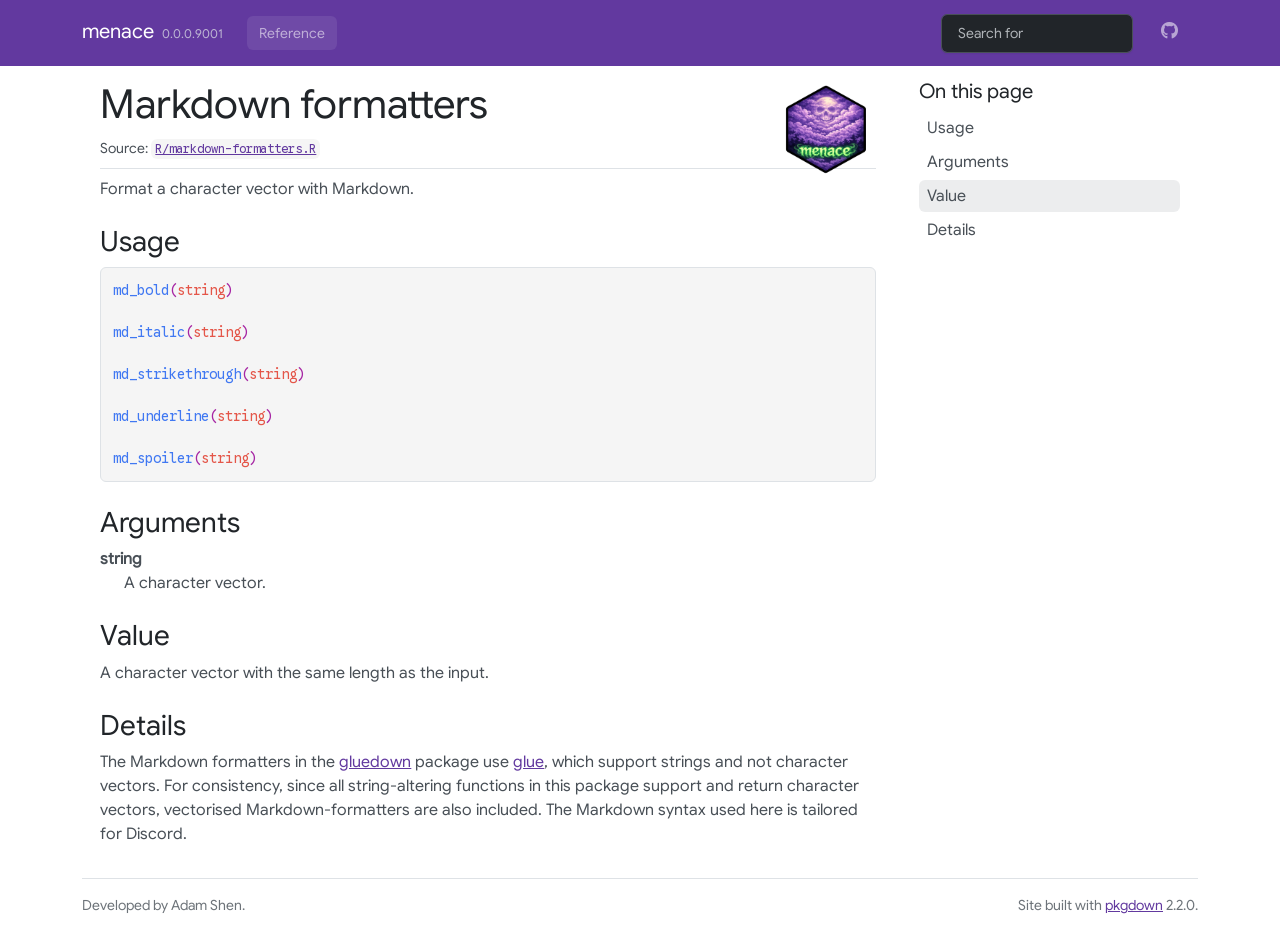
<file: docs/reference/md_formatters.html>
<!DOCTYPE html>
<!-- Generated by pkgdown: do not edit by hand --><html lang="en"><head><meta http-equiv="Content-Type" content="text/html; charset=UTF-8"><meta charset="utf-8"><meta http-equiv="X-UA-Compatible" content="IE=edge"><meta name="viewport" content="width=device-width, initial-scale=1, shrink-to-fit=no"><title>Markdown formatters — md_formatters • menace</title><!-- favicons --><link rel="icon" type="image/png" sizes="96x96" href="../favicon-96x96.png"><link rel="icon" type="”image/svg+xml”" href="../favicon.svg"><link rel="apple-touch-icon" sizes="180x180" href="../apple-touch-icon.png"><link rel="icon" sizes="any" href="../favicon.ico"><link rel="manifest" href="../site.webmanifest"><script src="../deps/jquery-3.6.0/jquery-3.6.0.min.js"></script><meta name="viewport" content="width=device-width, initial-scale=1, shrink-to-fit=no"><link href="../deps/bootstrap-5.3.1/bootstrap.min.css" rel="stylesheet"><script src="../deps/bootstrap-5.3.1/bootstrap.bundle.min.js"></script><link href="../deps/Google_Sans-0.4.10/font.css" rel="stylesheet"><link href="../deps/Google_Sans_Code-0.4.10/font.css" rel="stylesheet"><link href="../deps/font-awesome-6.5.2/css/all.min.css" rel="stylesheet"><link href="../deps/font-awesome-6.5.2/css/v4-shims.min.css" rel="stylesheet"><script src="../deps/headroom-0.11.0/headroom.min.js"></script><script src="../deps/headroom-0.11.0/jQuery.headroom.min.js"></script><script src="../deps/bootstrap-toc-1.0.1/bootstrap-toc.min.js"></script><script src="../deps/clipboard.js-2.0.11/clipboard.min.js"></script><script src="../deps/search-1.0.0/autocomplete.jquery.min.js"></script><script src="../deps/search-1.0.0/fuse.min.js"></script><script src="../deps/search-1.0.0/mark.min.js"></script><!-- pkgdown --><script src="../pkgdown.js"></script><meta property="og:title" content="Markdown formatters — md_formatters"><meta name="description" content="Format a character vector with Markdown."><meta property="og:description" content="Format a character vector with Markdown."><meta property="og:image" content="https://adamoshen.github.io/menace/logo.png"></head><body>
    <a href="#main" class="visually-hidden-focusable">Skip to contents</a>


    <nav class="navbar navbar-expand-lg fixed-top bg-primary" data-bs-theme="dark" aria-label="Site navigation"><div class="container">

    <a class="navbar-brand me-2" href="../index.html">menace</a>

    <small class="nav-text text-muted me-auto" data-bs-toggle="tooltip" data-bs-placement="bottom" title="">0.0.0.9001</small>


    <button class="navbar-toggler" type="button" data-bs-toggle="collapse" data-bs-target="#navbar" aria-controls="navbar" aria-expanded="false" aria-label="Toggle navigation">
      <span class="navbar-toggler-icon"></span>
    </button>

    <div id="navbar" class="collapse navbar-collapse ms-3">
      <ul class="navbar-nav me-auto"><li class="active nav-item"><a class="nav-link" href="../reference/index.html">Reference</a></li>
      </ul><ul class="navbar-nav"><li class="nav-item"><form class="form-inline" role="search">
 <input class="form-control" type="search" name="search-input" id="search-input" autocomplete="off" aria-label="Search site" placeholder="Search for" data-search-index="../search.json"></form></li>
<li class="nav-item"><a class="external-link nav-link" href="https://github.com/adamoshen/menace/" aria-label="GitHub"><span class="fa fab fa-github fa-lg"></span></a></li>
      </ul></div>


  </div>
</nav><div class="container template-reference-topic">
<div class="row">
  <main id="main" class="col-md-9"><div class="page-header">
      <img src="../logo.png" class="logo" alt=""><h1>Markdown formatters</h1>
      <small class="dont-index">Source: <a href="https://github.com/adamoshen/menace/blob/HEAD/R/markdown-formatters.R" class="external-link"><code>R/markdown-formatters.R</code></a></small>
      <div class="d-none name"><code>md_formatters.Rd</code></div>
    </div>

    <div class="ref-description section level2">
    <p>Format a character vector with Markdown.</p>
    </div>

    <div class="section level2">
    <h2 id="ref-usage">Usage<a class="anchor" aria-label="anchor" href="#ref-usage"></a></h2>
    <div class="sourceCode"><pre class="sourceCode r"><code><span><span class="fu">md_bold</span><span class="op">(</span><span class="va">string</span><span class="op">)</span></span>
<span></span>
<span><span class="fu">md_italic</span><span class="op">(</span><span class="va">string</span><span class="op">)</span></span>
<span></span>
<span><span class="fu">md_strikethrough</span><span class="op">(</span><span class="va">string</span><span class="op">)</span></span>
<span></span>
<span><span class="fu">md_underline</span><span class="op">(</span><span class="va">string</span><span class="op">)</span></span>
<span></span>
<span><span class="fu">md_spoiler</span><span class="op">(</span><span class="va">string</span><span class="op">)</span></span></code></pre></div>
    </div>

    <div class="section level2">
    <h2 id="arguments">Arguments<a class="anchor" aria-label="anchor" href="#arguments"></a></h2>


<dl><dt id="arg-string">string<a class="anchor" aria-label="anchor" href="#arg-string"></a></dt>
<dd><p>A character vector.</p></dd>

</dl></div>
    <div class="section level2">
    <h2 id="value">Value<a class="anchor" aria-label="anchor" href="#value"></a></h2>
    <p>A character vector with the same length as the input.</p>
    </div>
    <div class="section level2">
    <h2 id="details">Details<a class="anchor" aria-label="anchor" href="#details"></a></h2>
    <p>The Markdown formatters in the <a href="https://k5cents.github.io/gluedown/" class="external-link">gluedown</a> package use
<a href="https://glue.tidyverse.org/" class="external-link">glue</a>, which support strings and not character vectors. For
consistency, since all string-altering functions in this package support and return character
vectors, vectorised Markdown-formatters are also included. The Markdown syntax used here is
tailored for Discord.</p>
    </div>

  </main><aside class="col-md-3"><nav id="toc" aria-label="Table of contents"><h2>On this page</h2>
    </nav></aside></div>


    <footer><div class="pkgdown-footer-left">
  <p>Developed by Adam Shen.</p>
</div>

<div class="pkgdown-footer-right">
  <p>Site built with <a href="https://pkgdown.r-lib.org/" class="external-link">pkgdown</a> 2.2.0.</p>
</div>

    </footer></div>





  </body></html>
</file>
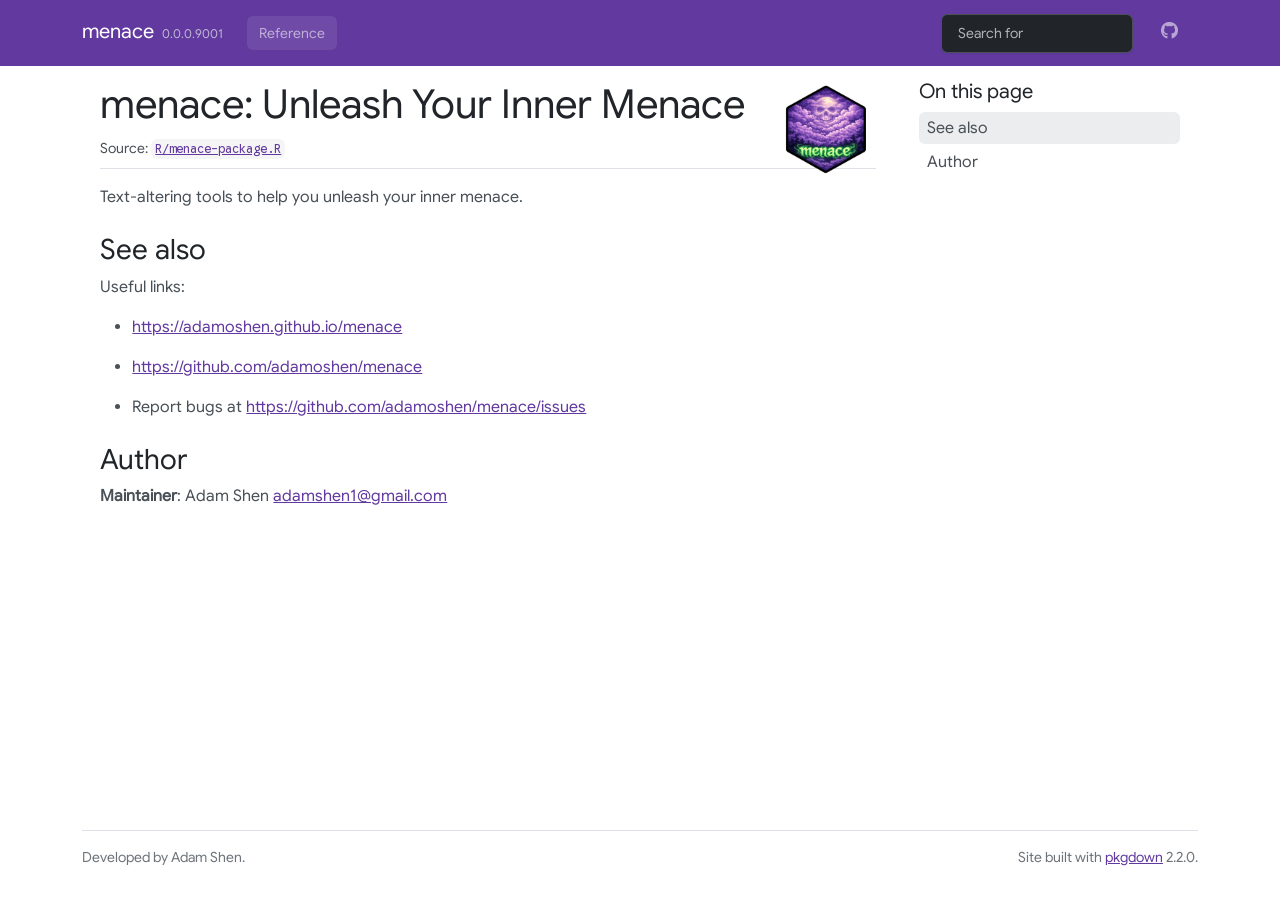
<file: docs/reference/menace-package.html>
<!DOCTYPE html>
<!-- Generated by pkgdown: do not edit by hand --><html lang="en"><head><meta http-equiv="Content-Type" content="text/html; charset=UTF-8"><meta charset="utf-8"><meta http-equiv="X-UA-Compatible" content="IE=edge"><meta name="viewport" content="width=device-width, initial-scale=1, shrink-to-fit=no"><title>menace: Unleash Your Inner Menace — menace-package • menace</title><!-- favicons --><link rel="icon" type="image/png" sizes="96x96" href="../favicon-96x96.png"><link rel="icon" type="”image/svg+xml”" href="../favicon.svg"><link rel="apple-touch-icon" sizes="180x180" href="../apple-touch-icon.png"><link rel="icon" sizes="any" href="../favicon.ico"><link rel="manifest" href="../site.webmanifest"><script src="../deps/jquery-3.6.0/jquery-3.6.0.min.js"></script><meta name="viewport" content="width=device-width, initial-scale=1, shrink-to-fit=no"><link href="../deps/bootstrap-5.3.1/bootstrap.min.css" rel="stylesheet"><script src="../deps/bootstrap-5.3.1/bootstrap.bundle.min.js"></script><link href="../deps/Google_Sans-0.4.10/font.css" rel="stylesheet"><link href="../deps/Google_Sans_Code-0.4.10/font.css" rel="stylesheet"><link href="../deps/font-awesome-6.5.2/css/all.min.css" rel="stylesheet"><link href="../deps/font-awesome-6.5.2/css/v4-shims.min.css" rel="stylesheet"><script src="../deps/headroom-0.11.0/headroom.min.js"></script><script src="../deps/headroom-0.11.0/jQuery.headroom.min.js"></script><script src="../deps/bootstrap-toc-1.0.1/bootstrap-toc.min.js"></script><script src="../deps/clipboard.js-2.0.11/clipboard.min.js"></script><script src="../deps/search-1.0.0/autocomplete.jquery.min.js"></script><script src="../deps/search-1.0.0/fuse.min.js"></script><script src="../deps/search-1.0.0/mark.min.js"></script><!-- pkgdown --><script src="../pkgdown.js"></script><meta property="og:title" content="menace: Unleash Your Inner Menace — menace-package"><meta name="description" content="
Text-altering tools to help you unleash your inner menace."><meta property="og:description" content="
Text-altering tools to help you unleash your inner menace."><meta property="og:image" content="https://adamoshen.github.io/menace/logo.png"></head><body>
    <a href="#main" class="visually-hidden-focusable">Skip to contents</a>


    <nav class="navbar navbar-expand-lg fixed-top bg-primary" data-bs-theme="dark" aria-label="Site navigation"><div class="container">

    <a class="navbar-brand me-2" href="../index.html">menace</a>

    <small class="nav-text text-muted me-auto" data-bs-toggle="tooltip" data-bs-placement="bottom" title="">0.0.0.9001</small>


    <button class="navbar-toggler" type="button" data-bs-toggle="collapse" data-bs-target="#navbar" aria-controls="navbar" aria-expanded="false" aria-label="Toggle navigation">
      <span class="navbar-toggler-icon"></span>
    </button>

    <div id="navbar" class="collapse navbar-collapse ms-3">
      <ul class="navbar-nav me-auto"><li class="active nav-item"><a class="nav-link" href="../reference/index.html">Reference</a></li>
      </ul><ul class="navbar-nav"><li class="nav-item"><form class="form-inline" role="search">
 <input class="form-control" type="search" name="search-input" id="search-input" autocomplete="off" aria-label="Search site" placeholder="Search for" data-search-index="../search.json"></form></li>
<li class="nav-item"><a class="external-link nav-link" href="https://github.com/adamoshen/menace/" aria-label="GitHub"><span class="fa fab fa-github fa-lg"></span></a></li>
      </ul></div>


  </div>
</nav><div class="container template-reference-topic">
<div class="row">
  <main id="main" class="col-md-9"><div class="page-header">
      <img src="../logo.png" class="logo" alt=""><h1>menace: Unleash Your Inner Menace</h1>
      <small class="dont-index">Source: <a href="https://github.com/adamoshen/menace/blob/HEAD/R/menace-package.R" class="external-link"><code>R/menace-package.R</code></a></small>
      <div class="d-none name"><code>menace-package.Rd</code></div>
    </div>

    <div class="ref-description section level2">
    <p></p>
<p>Text-altering tools to help you unleash your inner menace.</p>
    </div>


    <div class="section level2">
    <h2 id="see-also">See also<a class="anchor" aria-label="anchor" href="#see-also"></a></h2>
    <div class="dont-index"><p>Useful links:</p><ul><li><p><a href="https://adamoshen.github.io/menace">https://adamoshen.github.io/menace</a></p></li>
<li><p><a href="https://github.com/adamoshen/menace" class="external-link">https://github.com/adamoshen/menace</a></p></li>
<li><p>Report bugs at <a href="https://github.com/adamoshen/menace/issues" class="external-link">https://github.com/adamoshen/menace/issues</a></p></li>
</ul></div>
    </div>
    <div class="section level2">
    <h2 id="author">Author<a class="anchor" aria-label="anchor" href="#author"></a></h2>
    <p><strong>Maintainer</strong>: Adam Shen <a href="mailto:adamshen1@gmail.com">adamshen1@gmail.com</a></p>
    </div>

  </main><aside class="col-md-3"><nav id="toc" aria-label="Table of contents"><h2>On this page</h2>
    </nav></aside></div>


    <footer><div class="pkgdown-footer-left">
  <p>Developed by Adam Shen.</p>
</div>

<div class="pkgdown-footer-right">
  <p>Site built with <a href="https://pkgdown.r-lib.org/" class="external-link">pkgdown</a> 2.2.0.</p>
</div>

    </footer></div>





  </body></html>
</file>
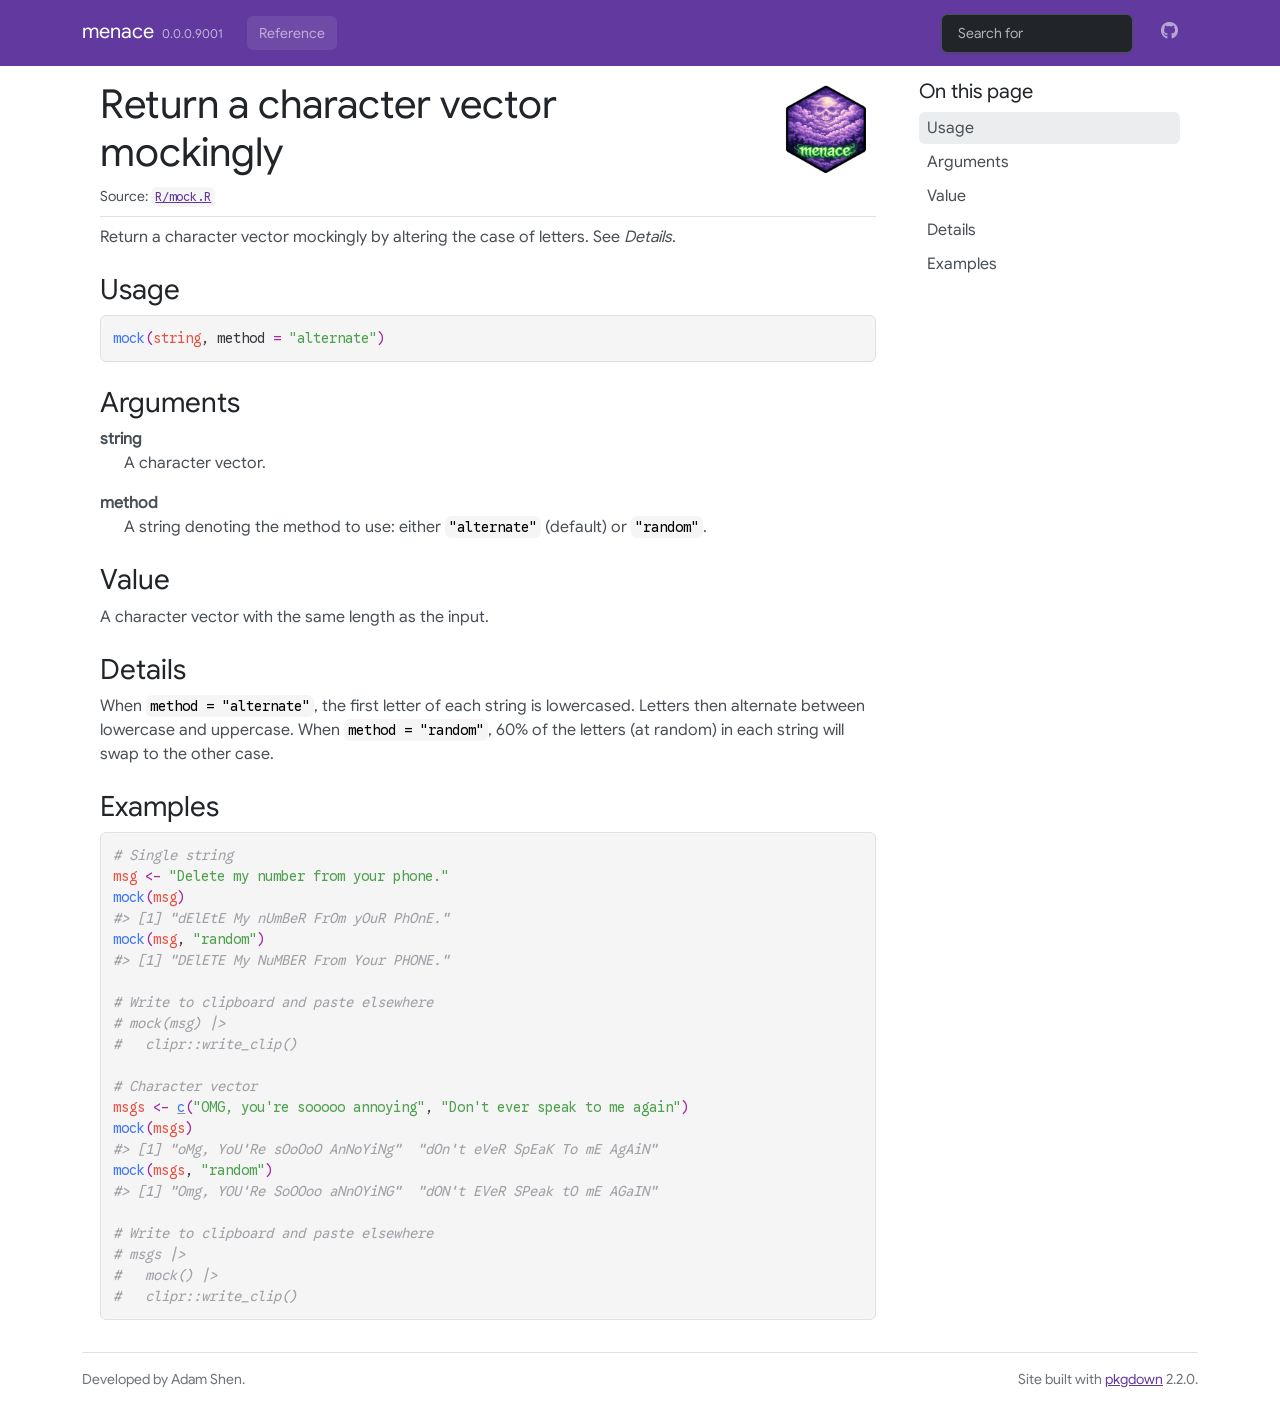
<file: docs/reference/mock.html>
<!DOCTYPE html>
<!-- Generated by pkgdown: do not edit by hand --><html lang="en"><head><meta http-equiv="Content-Type" content="text/html; charset=UTF-8"><meta charset="utf-8"><meta http-equiv="X-UA-Compatible" content="IE=edge"><meta name="viewport" content="width=device-width, initial-scale=1, shrink-to-fit=no"><title>Return a character vector mockingly — mock • menace</title><!-- favicons --><link rel="icon" type="image/png" sizes="96x96" href="../favicon-96x96.png"><link rel="icon" type="”image/svg+xml”" href="../favicon.svg"><link rel="apple-touch-icon" sizes="180x180" href="../apple-touch-icon.png"><link rel="icon" sizes="any" href="../favicon.ico"><link rel="manifest" href="../site.webmanifest"><script src="../deps/jquery-3.6.0/jquery-3.6.0.min.js"></script><meta name="viewport" content="width=device-width, initial-scale=1, shrink-to-fit=no"><link href="../deps/bootstrap-5.3.1/bootstrap.min.css" rel="stylesheet"><script src="../deps/bootstrap-5.3.1/bootstrap.bundle.min.js"></script><link href="../deps/Google_Sans-0.4.10/font.css" rel="stylesheet"><link href="../deps/Google_Sans_Code-0.4.10/font.css" rel="stylesheet"><link href="../deps/font-awesome-6.5.2/css/all.min.css" rel="stylesheet"><link href="../deps/font-awesome-6.5.2/css/v4-shims.min.css" rel="stylesheet"><script src="../deps/headroom-0.11.0/headroom.min.js"></script><script src="../deps/headroom-0.11.0/jQuery.headroom.min.js"></script><script src="../deps/bootstrap-toc-1.0.1/bootstrap-toc.min.js"></script><script src="../deps/clipboard.js-2.0.11/clipboard.min.js"></script><script src="../deps/search-1.0.0/autocomplete.jquery.min.js"></script><script src="../deps/search-1.0.0/fuse.min.js"></script><script src="../deps/search-1.0.0/mark.min.js"></script><!-- pkgdown --><script src="../pkgdown.js"></script><meta property="og:title" content="Return a character vector mockingly — mock"><meta name="description" content="Return a character vector mockingly by altering the case of letters. See Details."><meta property="og:description" content="Return a character vector mockingly by altering the case of letters. See Details."><meta property="og:image" content="https://adamoshen.github.io/menace/logo.png"></head><body>
    <a href="#main" class="visually-hidden-focusable">Skip to contents</a>


    <nav class="navbar navbar-expand-lg fixed-top bg-primary" data-bs-theme="dark" aria-label="Site navigation"><div class="container">

    <a class="navbar-brand me-2" href="../index.html">menace</a>

    <small class="nav-text text-muted me-auto" data-bs-toggle="tooltip" data-bs-placement="bottom" title="">0.0.0.9001</small>


    <button class="navbar-toggler" type="button" data-bs-toggle="collapse" data-bs-target="#navbar" aria-controls="navbar" aria-expanded="false" aria-label="Toggle navigation">
      <span class="navbar-toggler-icon"></span>
    </button>

    <div id="navbar" class="collapse navbar-collapse ms-3">
      <ul class="navbar-nav me-auto"><li class="active nav-item"><a class="nav-link" href="../reference/index.html">Reference</a></li>
      </ul><ul class="navbar-nav"><li class="nav-item"><form class="form-inline" role="search">
 <input class="form-control" type="search" name="search-input" id="search-input" autocomplete="off" aria-label="Search site" placeholder="Search for" data-search-index="../search.json"></form></li>
<li class="nav-item"><a class="external-link nav-link" href="https://github.com/adamoshen/menace/" aria-label="GitHub"><span class="fa fab fa-github fa-lg"></span></a></li>
      </ul></div>


  </div>
</nav><div class="container template-reference-topic">
<div class="row">
  <main id="main" class="col-md-9"><div class="page-header">
      <img src="../logo.png" class="logo" alt=""><h1>Return a character vector mockingly</h1>
      <small class="dont-index">Source: <a href="https://github.com/adamoshen/menace/blob/HEAD/R/mock.R" class="external-link"><code>R/mock.R</code></a></small>
      <div class="d-none name"><code>mock.Rd</code></div>
    </div>

    <div class="ref-description section level2">
    <p>Return a character vector mockingly by altering the case of letters. See <em>Details</em>.</p>
    </div>

    <div class="section level2">
    <h2 id="ref-usage">Usage<a class="anchor" aria-label="anchor" href="#ref-usage"></a></h2>
    <div class="sourceCode"><pre class="sourceCode r"><code><span><span class="fu">mock</span><span class="op">(</span><span class="va">string</span>, method <span class="op">=</span> <span class="st">"alternate"</span><span class="op">)</span></span></code></pre></div>
    </div>

    <div class="section level2">
    <h2 id="arguments">Arguments<a class="anchor" aria-label="anchor" href="#arguments"></a></h2>


<dl><dt id="arg-string">string<a class="anchor" aria-label="anchor" href="#arg-string"></a></dt>
<dd><p>A character vector.</p></dd>


<dt id="arg-method">method<a class="anchor" aria-label="anchor" href="#arg-method"></a></dt>
<dd><p>A string denoting the method to use: either <code>"alternate"</code> (default) or <code>"random"</code>.</p></dd>

</dl></div>
    <div class="section level2">
    <h2 id="value">Value<a class="anchor" aria-label="anchor" href="#value"></a></h2>
    <p>A character vector with the same length as the input.</p>
    </div>
    <div class="section level2">
    <h2 id="details">Details<a class="anchor" aria-label="anchor" href="#details"></a></h2>
    <p>When <code>method = "alternate"</code>, the first letter of each string is lowercased. Letters then
alternate between lowercase and uppercase. When <code>method = "random"</code>, 60% of the letters
(at random) in each string will swap to the other case.</p>
    </div>

    <div class="section level2">
    <h2 id="ref-examples">Examples<a class="anchor" aria-label="anchor" href="#ref-examples"></a></h2>
    <div class="sourceCode"><pre class="sourceCode r"><code><span class="r-in"><span><span class="co"># Single string</span></span></span>
<span class="r-in"><span><span class="va">msg</span> <span class="op">&lt;-</span> <span class="st">"Delete my number from your phone."</span></span></span>
<span class="r-in"><span><span class="fu">mock</span><span class="op">(</span><span class="va">msg</span><span class="op">)</span></span></span>
<span class="r-out co"><span class="r-pr">#&gt;</span> [1] "dElEtE My nUmBeR FrOm yOuR PhOnE."</span>
<span class="r-in"><span><span class="fu">mock</span><span class="op">(</span><span class="va">msg</span>, <span class="st">"random"</span><span class="op">)</span></span></span>
<span class="r-out co"><span class="r-pr">#&gt;</span> [1] "DElETE My NuMBER From Your PHONE."</span>
<span class="r-in"><span></span></span>
<span class="r-in"><span><span class="co"># Write to clipboard and paste elsewhere</span></span></span>
<span class="r-in"><span><span class="co"># mock(msg) |&gt;</span></span></span>
<span class="r-in"><span><span class="co">#   clipr::write_clip()</span></span></span>
<span class="r-in"><span></span></span>
<span class="r-in"><span><span class="co"># Character vector</span></span></span>
<span class="r-in"><span><span class="va">msgs</span> <span class="op">&lt;-</span> <span class="fu"><a href="https://rdrr.io/r/base/c.html" class="external-link">c</a></span><span class="op">(</span><span class="st">"OMG, you're sooooo annoying"</span>, <span class="st">"Don't ever speak to me again"</span><span class="op">)</span></span></span>
<span class="r-in"><span><span class="fu">mock</span><span class="op">(</span><span class="va">msgs</span><span class="op">)</span></span></span>
<span class="r-out co"><span class="r-pr">#&gt;</span> [1] "oMg, YoU'Re sOoOoO AnNoYiNg"  "dOn't eVeR SpEaK To mE AgAiN"</span>
<span class="r-in"><span><span class="fu">mock</span><span class="op">(</span><span class="va">msgs</span>, <span class="st">"random"</span><span class="op">)</span></span></span>
<span class="r-out co"><span class="r-pr">#&gt;</span> [1] "Omg, YOU'Re SoOOoo aNnOYiNG"  "dON't EVeR SPeak tO mE AGaIN"</span>
<span class="r-in"><span></span></span>
<span class="r-in"><span><span class="co"># Write to clipboard and paste elsewhere</span></span></span>
<span class="r-in"><span><span class="co"># msgs |&gt;</span></span></span>
<span class="r-in"><span><span class="co">#   mock() |&gt;</span></span></span>
<span class="r-in"><span><span class="co">#   clipr::write_clip()</span></span></span>
</code></pre></div>
    </div>
  </main><aside class="col-md-3"><nav id="toc" aria-label="Table of contents"><h2>On this page</h2>
    </nav></aside></div>


    <footer><div class="pkgdown-footer-left">
  <p>Developed by Adam Shen.</p>
</div>

<div class="pkgdown-footer-right">
  <p>Site built with <a href="https://pkgdown.r-lib.org/" class="external-link">pkgdown</a> 2.2.0.</p>
</div>

    </footer></div>





  </body></html>
</file>
<file: docs/deps/Google_Sans-0.4.10/font.css>
/* armenian */
@font-face {
  font-family: 'Google Sans';
  font-style: normal;
  font-weight: 400;
  font-display: swap;
  src: url(4Ua_rENHsxJlGDuGo1OIlJfC6l_24rlCK1Yo_Iqcsih3SAyH6cAwhX9RFD48TE63OOYKtrwEIJl1pynSEg.woff2) format('woff2');
  unicode-range: U+0308, U+0530-058F, U+2010, U+2024, U+25CC, U+FB13-FB17;
}
/* bengali */
@font-face {
  font-family: 'Google Sans';
  font-style: normal;
  font-weight: 400;
  font-display: swap;
  src: url(4Ua_rENHsxJlGDuGo1OIlJfC6l_24rlCK1Yo_Iqcsih3SAyH6cAwhX9RFD48TE63OOYKtrwEIJl3pynSEg.woff2) format('woff2');
  unicode-range: U+0951-0952, U+0964-0965, U+0980-09FE, U+1CD0, U+1CD2, U+1CD5-1CD6, U+1CD8, U+1CE1, U+1CEA, U+1CED, U+1CF2, U+1CF5-1CF7, U+200C-200D, U+20B9, U+25CC, U+A8F1;
}
/* canadian-aboriginal */
@font-face {
  font-family: 'Google Sans';
  font-style: normal;
  font-weight: 400;
  font-display: swap;
  src: url(4Ua_rENHsxJlGDuGo1OIlJfC6l_24rlCK1Yo_Iqcsih3SAyH6cAwhX9RFD48TE63OOYKtrwEIJlKpynSEg.woff2) format('woff2');
  unicode-range: U+02C7, U+02D8-02D9, U+02DB, U+0307, U+1400-167F, U+18B0-18F5, U+25CC, U+11AB0-11ABF;
}
/* cyrillic-ext */
@font-face {
  font-family: 'Google Sans';
  font-style: normal;
  font-weight: 400;
  font-display: swap;
  src: url(4Ua_rENHsxJlGDuGo1OIlJfC6l_24rlCK1Yo_Iqcsih3SAyH6cAwhX9RFD48TE63OOYKtrwEIJlopynSEg.woff2) format('woff2');
  unicode-range: U+0460-052F, U+1C80-1C8A, U+20B4, U+2DE0-2DFF, U+A640-A69F, U+FE2E-FE2F;
}
/* cyrillic */
@font-face {
  font-family: 'Google Sans';
  font-style: normal;
  font-weight: 400;
  font-display: swap;
  src: url(4Ua_rENHsxJlGDuGo1OIlJfC6l_24rlCK1Yo_Iqcsih3SAyH6cAwhX9RFD48TE63OOYKtrwEIJlhpynSEg.woff2) format('woff2');
  unicode-range: U+0301, U+0400-045F, U+0490-0491, U+04B0-04B1, U+2116;
}
/* devanagari */
@font-face {
  font-family: 'Google Sans';
  font-style: normal;
  font-weight: 400;
  font-display: swap;
  src: url(4Ua_rENHsxJlGDuGo1OIlJfC6l_24rlCK1Yo_Iqcsih3SAyH6cAwhX9RFD48TE63OOYKtrwEIJlkpynSEg.woff2) format('woff2');
  unicode-range: U+0900-097F, U+1CD0-1CF9, U+200C-200D, U+20A8, U+20B9, U+20F0, U+25CC, U+A830-A839, U+A8E0-A8FF, U+11B00-11B09;
}
/* ethiopic */
@font-face {
  font-family: 'Google Sans';
  font-style: normal;
  font-weight: 400;
  font-display: swap;
  src: url(4Ua_rENHsxJlGDuGo1OIlJfC6l_24rlCK1Yo_Iqcsih3SAyH6cAwhX9RFD48TE63OOYKtrwEIJl0pynSEg.woff2) format('woff2');
  unicode-range: U+030E, U+1200-1399, U+2D80-2DDE, U+AB01-AB2E, U+1E7E0-1E7E6, U+1E7E8-1E7EB, U+1E7ED-1E7EE, U+1E7F0-1E7FE;
}
/* georgian */
@font-face {
  font-family: 'Google Sans';
  font-style: normal;
  font-weight: 400;
  font-display: swap;
  src: url(4Ua_rENHsxJlGDuGo1OIlJfC6l_24rlCK1Yo_Iqcsih3SAyH6cAwhX9RFD48TE63OOYKtrwEIJl6pynSEg.woff2) format('woff2');
  unicode-range: U+0589, U+10A0-10FF, U+1C90-1CBA, U+1CBD-1CBF, U+205A, U+2D00-2D2F, U+2E31;
}
/* greek-ext */
@font-face {
  font-family: 'Google Sans';
  font-style: normal;
  font-weight: 400;
  font-display: swap;
  src: url(4Ua_rENHsxJlGDuGo1OIlJfC6l_24rlCK1Yo_Iqcsih3SAyH6cAwhX9RFD48TE63OOYKtrwEIJlppynSEg.woff2) format('woff2');
  unicode-range: U+1F00-1FFF;
}
/* greek */
@font-face {
  font-family: 'Google Sans';
  font-style: normal;
  font-weight: 400;
  font-display: swap;
  src: url(4Ua_rENHsxJlGDuGo1OIlJfC6l_24rlCK1Yo_Iqcsih3SAyH6cAwhX9RFD48TE63OOYKtrwEIJlmpynSEg.woff2) format('woff2');
  unicode-range: U+0370-0377, U+037A-037F, U+0384-038A, U+038C, U+038E-03A1, U+03A3-03FF;
}
/* gujarati */
@font-face {
  font-family: 'Google Sans';
  font-style: normal;
  font-weight: 400;
  font-display: swap;
  src: url(4Ua_rENHsxJlGDuGo1OIlJfC6l_24rlCK1Yo_Iqcsih3SAyH6cAwhX9RFD48TE63OOYKtrwEIJl-pynSEg.woff2) format('woff2');
  unicode-range: U+0951-0952, U+0964-0965, U+0A80-0AFF, U+200C-200D, U+20B9, U+25CC, U+A830-A839;
}
/* gurmukhi */
@font-face {
  font-family: 'Google Sans';
  font-style: normal;
  font-weight: 400;
  font-display: swap;
  src: url(4Ua_rENHsxJlGDuGo1OIlJfC6l_24rlCK1Yo_Iqcsih3SAyH6cAwhX9RFD48TE63OOYKtrwEIJlGpynSEg.woff2) format('woff2');
  unicode-range: U+0951-0952, U+0964-0965, U+0A01-0A76, U+200C-200D, U+20B9, U+25CC, U+262C, U+A830-A839;
}
/* hebrew */
@font-face {
  font-family: 'Google Sans';
  font-style: normal;
  font-weight: 400;
  font-display: swap;
  src: url(4Ua_rENHsxJlGDuGo1OIlJfC6l_24rlCK1Yo_Iqcsih3SAyH6cAwhX9RFD48TE63OOYKtrwEIJlnpynSEg.woff2) format('woff2');
  unicode-range: U+0307-0308, U+0590-05FF, U+200C-2010, U+20AA, U+25CC, U+FB1D-FB4F;
}
/* khmer */
@font-face {
  font-family: 'Google Sans';
  font-style: normal;
  font-weight: 400;
  font-display: swap;
  src: url(4Ua_rENHsxJlGDuGo1OIlJfC6l_24rlCK1Yo_Iqcsih3SAyH6cAwhX9RFD48TE63OOYKtrwEIJlupynSEg.woff2) format('woff2');
  unicode-range: U+1780-17FF, U+19E0-19FF, U+200C-200D, U+25CC;
}
/* lao */
@font-face {
  font-family: 'Google Sans';
  font-style: normal;
  font-weight: 400;
  font-display: swap;
  src: url(4Ua_rENHsxJlGDuGo1OIlJfC6l_24rlCK1Yo_Iqcsih3SAyH6cAwhX9RFD48TE63OOYKtrwEIJlspynSEg.woff2) format('woff2');
  unicode-range: U+0E81-0EDF, U+200C-200D, U+25CC;
}
/* malayalam */
@font-face {
  font-family: 'Google Sans';
  font-style: normal;
  font-weight: 400;
  font-display: swap;
  src: url(4Ua_rENHsxJlGDuGo1OIlJfC6l_24rlCK1Yo_Iqcsih3SAyH6cAwhX9RFD48TE63OOYKtrwEIJl9pynSEg.woff2) format('woff2');
  unicode-range: U+0307, U+0323, U+0951-0952, U+0964-0965, U+0D00-0D7F, U+1CDA, U+1CF2, U+200C-200D, U+20B9, U+25CC, U+A830-A832;
}
/* oriya */
@font-face {
  font-family: 'Google Sans';
  font-style: normal;
  font-weight: 400;
  font-display: swap;
  src: url(4Ua_rENHsxJlGDuGo1OIlJfC6l_24rlCK1Yo_Iqcsih3SAyH6cAwhX9RFD48TE63OOYKtrwEIJl8pynSEg.woff2) format('woff2');
  unicode-range: U+0951-0952, U+0964-0965, U+0B01-0B77, U+1CDA, U+1CF2, U+200C-200D, U+20B9, U+25CC;
}
/* sinhala */
@font-face {
  font-family: 'Google Sans';
  font-style: normal;
  font-weight: 400;
  font-display: swap;
  src: url(4Ua_rENHsxJlGDuGo1OIlJfC6l_24rlCK1Yo_Iqcsih3SAyH6cAwhX9RFD48TE63OOYKtrwEIJl4pynSEg.woff2) format('woff2');
  unicode-range: U+0964-0965, U+0D81-0DF4, U+1CF2, U+200C-200D, U+25CC, U+111E1-111F4;
}
/* symbols */
@font-face {
  font-family: 'Google Sans';
  font-style: normal;
  font-weight: 400;
  font-display: swap;
  src: url(4Ua_rENHsxJlGDuGo1OIlJfC6l_24rlCK1Yo_Iqcsih3SAyH6cAwhX9RFD48TE63OOYKtrwEIJkLpynSEg.woff2) format('woff2');
  unicode-range: U+0001-000C, U+000E-001F, U+007F-009F, U+20DD-20E0, U+20E2-20E4, U+2150-218F, U+2190, U+2192, U+2194-2199, U+21AF, U+21E6-21F0, U+21F3, U+2218-2219, U+2299, U+22C4-22C6, U+2300-243F, U+2440-244A, U+2460-24FF, U+25A0-27BF, U+2800-28FF, U+2921-2922, U+2981, U+29BF, U+29EB, U+2B00-2BFF, U+4DC0-4DFF, U+FFF9-FFFB, U+10140-1018E, U+10190-1019C, U+101A0, U+101D0-101FD, U+102E0-102FB, U+10E60-10E7E, U+1D2C0-1D2D3, U+1D2E0-1D37F, U+1F000-1F0FF, U+1F100-1F1AD, U+1F1E6-1F1FF, U+1F30D-1F30F, U+1F315, U+1F31C, U+1F31E, U+1F320-1F32C, U+1F336, U+1F378, U+1F37D, U+1F382, U+1F393-1F39F, U+1F3A7-1F3A8, U+1F3AC-1F3AF, U+1F3C2, U+1F3C4-1F3C6, U+1F3CA-1F3CE, U+1F3D4-1F3E0, U+1F3ED, U+1F3F1-1F3F3, U+1F3F5-1F3F7, U+1F408, U+1F415, U+1F41F, U+1F426, U+1F43F, U+1F441-1F442, U+1F444, U+1F446-1F449, U+1F44C-1F44E, U+1F453, U+1F46A, U+1F47D, U+1F4A3, U+1F4B0, U+1F4B3, U+1F4B9, U+1F4BB, U+1F4BF, U+1F4C8-1F4CB, U+1F4D6, U+1F4DA, U+1F4DF, U+1F4E3-1F4E6, U+1F4EA-1F4ED, U+1F4F7, U+1F4F9-1F4FB, U+1F4FD-1F4FE, U+1F503, U+1F507-1F50B, U+1F50D, U+1F512-1F513, U+1F53E-1F54A, U+1F54F-1F5FA, U+1F610, U+1F650-1F67F, U+1F687, U+1F68D, U+1F691, U+1F694, U+1F698, U+1F6AD, U+1F6B2, U+1F6B9-1F6BA, U+1F6BC, U+1F6C6-1F6CF, U+1F6D3-1F6D7, U+1F6E0-1F6EA, U+1F6F0-1F6F3, U+1F6F7-1F6FC, U+1F700-1F7FF, U+1F800-1F80B, U+1F810-1F847, U+1F850-1F859, U+1F860-1F887, U+1F890-1F8AD, U+1F8B0-1F8BB, U+1F8C0-1F8C1, U+1F900-1F90B, U+1F93B, U+1F946, U+1F984, U+1F996, U+1F9E9, U+1FA00-1FA6F, U+1FA70-1FA7C, U+1FA80-1FA89, U+1FA8F-1FAC6, U+1FACE-1FADC, U+1FADF-1FAE9, U+1FAF0-1FAF8, U+1FB00-1FBFF;
}
/* tamil */
@font-face {
  font-family: 'Google Sans';
  font-style: normal;
  font-weight: 400;
  font-display: swap;
  src: url(4Ua_rENHsxJlGDuGo1OIlJfC6l_24rlCK1Yo_Iqcsih3SAyH6cAwhX9RFD48TE63OOYKtrwEIJlzpynSEg.woff2) format('woff2');
  unicode-range: U+0964-0965, U+0B82-0BFA, U+200C-200D, U+20B9, U+25CC;
}
/* telugu */
@font-face {
  font-family: 'Google Sans';
  font-style: normal;
  font-weight: 400;
  font-display: swap;
  src: url(4Ua_rENHsxJlGDuGo1OIlJfC6l_24rlCK1Yo_Iqcsih3SAyH6cAwhX9RFD48TE63OOYKtrwEIJl5pynSEg.woff2) format('woff2');
  unicode-range: U+0951-0952, U+0964-0965, U+0C00-0C7F, U+1CDA, U+1CF2, U+200C-200D, U+25CC;
}
/* thai */
@font-face {
  font-family: 'Google Sans';
  font-style: normal;
  font-weight: 400;
  font-display: swap;
  src: url(4Ua_rENHsxJlGDuGo1OIlJfC6l_24rlCK1Yo_Iqcsih3SAyH6cAwhX9RFD48TE63OOYKtrwEIJlxpynSEg.woff2) format('woff2');
  unicode-range: U+02D7, U+0303, U+0331, U+0E01-0E5B, U+200C-200D, U+25CC;
}
/* vietnamese */
@font-face {
  font-family: 'Google Sans';
  font-style: normal;
  font-weight: 400;
  font-display: swap;
  src: url(4Ua_rENHsxJlGDuGo1OIlJfC6l_24rlCK1Yo_Iqcsih3SAyH6cAwhX9RFD48TE63OOYKtrwEIJlqpynSEg.woff2) format('woff2');
  unicode-range: U+0102-0103, U+0110-0111, U+0128-0129, U+0168-0169, U+01A0-01A1, U+01AF-01B0, U+0300-0301, U+0303-0304, U+0308-0309, U+0323, U+0329, U+1EA0-1EF9, U+20AB;
}
/* latin-ext */
@font-face {
  font-family: 'Google Sans';
  font-style: normal;
  font-weight: 400;
  font-display: swap;
  src: url(4Ua_rENHsxJlGDuGo1OIlJfC6l_24rlCK1Yo_Iqcsih3SAyH6cAwhX9RFD48TE63OOYKtrwEIJlrpynSEg.woff2) format('woff2');
  unicode-range: U+0100-02BA, U+02BD-02C5, U+02C7-02CC, U+02CE-02D7, U+02DD-02FF, U+0304, U+0308, U+0329, U+1D00-1DBF, U+1E00-1E9F, U+1EF2-1EFF, U+2020, U+20A0-20AB, U+20AD-20C0, U+2113, U+2C60-2C7F, U+A720-A7FF;
}
/* latin */
@font-face {
  font-family: 'Google Sans';
  font-style: normal;
  font-weight: 400;
  font-display: swap;
  src: url(4Ua_rENHsxJlGDuGo1OIlJfC6l_24rlCK1Yo_Iqcsih3SAyH6cAwhX9RFD48TE63OOYKtrwEIJllpyk.woff2) format('woff2');
  unicode-range: U+0000-00FF, U+0131, U+0152-0153, U+02BB-02BC, U+02C6, U+02DA, U+02DC, U+0304, U+0308, U+0329, U+2000-206F, U+20AC, U+2122, U+2191, U+2193, U+2212, U+2215, U+FEFF, U+FFFD;
}
</file>
<file: docs/deps/Google_Sans_Code-0.4.10/font.css>
/* adlam */
@font-face {
  font-family: 'Google Sans Code';
  font-style: normal;
  font-weight: 400;
  font-display: swap;
  src: url(pxiSyogzv91QhV44Z_GQBHsGf5PuckJMXr41HfVaiXFhgjEb8LSsgg.woff2) format('woff2');
  unicode-range: U+061F, U+0640, U+2015, U+201B, U+2020-2021, U+2030, U+204F, U+25CC, U+2E28-2E29, U+2E41, U+1E900-1E95F;
}
/* canadian-aboriginal */
@font-face {
  font-family: 'Google Sans Code';
  font-style: normal;
  font-weight: 400;
  font-display: swap;
  src: url(pxiSyogzv91QhV44Z_GQBHsGf5PuckJMXr41HfVaiXFhgjFW8LSsgg.woff2) format('woff2');
  unicode-range: U+02C7, U+02D8-02D9, U+02DB, U+0307, U+1400-167F, U+18B0-18F5, U+25CC, U+11AB0-11ABF;
}
/* cherokee */
@font-face {
  font-family: 'Google Sans Code';
  font-style: normal;
  font-weight: 400;
  font-display: swap;
  src: url(pxiSyogzv91QhV44Z_GQBHsGf5PuckJMXr41HfVaiXFhgjFq8LSsgg.woff2) format('woff2');
  unicode-range: U+0300-0302, U+0304, U+030B-030C, U+0323-0324, U+0330-0331, U+13A0-13FF, U+AB70-ABBF;
}
/* math */
@font-face {
  font-family: 'Google Sans Code';
  font-style: normal;
  font-weight: 400;
  font-display: swap;
  src: url(pxiSyogzv91QhV44Z_GQBHsGf5PuckJMXr41HfVaiXFhgjEF8LSsgg.woff2) format('woff2');
  unicode-range: U+0302-0303, U+0305, U+0307-0308, U+0310, U+0312, U+0315, U+031A, U+0326-0327, U+032C, U+032F-0330, U+0332-0333, U+0338, U+033A, U+0346, U+034D, U+0391-03A1, U+03A3-03A9, U+03B1-03C9, U+03D1, U+03D5-03D6, U+03F0-03F1, U+03F4-03F5, U+2016-2017, U+2034-2038, U+203C, U+2040, U+2043, U+2047, U+2050, U+2057, U+205F, U+2070-2071, U+2074-208E, U+2090-209C, U+20D0-20DC, U+20E1, U+20E5-20EF, U+2100-2112, U+2114-2115, U+2117-2121, U+2123-214F, U+2190, U+2192, U+2194-21AE, U+21B0-21E5, U+21F1-21F2, U+21F4-2211, U+2213-2214, U+2216-22FF, U+2308-230B, U+2310, U+2319, U+231C-2321, U+2336-237A, U+237C, U+2395, U+239B-23B7, U+23D0, U+23DC-23E1, U+2474-2475, U+25AF, U+25B3, U+25B7, U+25BD, U+25C1, U+25CA, U+25CC, U+25FB, U+266D-266F, U+27C0-27FF, U+2900-2AFF, U+2B0E-2B11, U+2B30-2B4C, U+2BFE, U+3030, U+FF5B, U+FF5D, U+1D400-1D7FF, U+1EE00-1EEFF;
}
/* old-permic */
@font-face {
  font-family: 'Google Sans Code';
  font-style: normal;
  font-weight: 400;
  font-display: swap;
  src: url(pxiSyogzv91QhV44Z_GQBHsGf5PuckJMXr41HfVaiXFhgjEV8LSsgg.woff2) format('woff2');
  unicode-range: U+0300, U+0306-0308, U+0313, U+0483, U+20DB, U+25CC, U+10350-1037A;
}
/* symbols */
@font-face {
  font-family: 'Google Sans Code';
  font-style: normal;
  font-weight: 400;
  font-display: swap;
  src: url(pxiSyogzv91QhV44Z_GQBHsGf5PuckJMXr41HfVaiXFhgjEX8LSsgg.woff2) format('woff2');
  unicode-range: U+0001-000C, U+000E-001F, U+007F-009F, U+20DD-20E0, U+20E2-20E4, U+2150-218F, U+2190, U+2192, U+2194-2199, U+21AF, U+21E6-21F0, U+21F3, U+2218-2219, U+2299, U+22C4-22C6, U+2300-243F, U+2440-244A, U+2460-24FF, U+25A0-27BF, U+2800-28FF, U+2921-2922, U+2981, U+29BF, U+29EB, U+2B00-2BFF, U+4DC0-4DFF, U+FFF9-FFFB, U+10140-1018E, U+10190-1019C, U+101A0, U+101D0-101FD, U+102E0-102FB, U+10E60-10E7E, U+1D2C0-1D2D3, U+1D2E0-1D37F, U+1F000-1F0FF, U+1F100-1F1AD, U+1F1E6-1F1FF, U+1F30D-1F30F, U+1F315, U+1F31C, U+1F31E, U+1F320-1F32C, U+1F336, U+1F378, U+1F37D, U+1F382, U+1F393-1F39F, U+1F3A7-1F3A8, U+1F3AC-1F3AF, U+1F3C2, U+1F3C4-1F3C6, U+1F3CA-1F3CE, U+1F3D4-1F3E0, U+1F3ED, U+1F3F1-1F3F3, U+1F3F5-1F3F7, U+1F408, U+1F415, U+1F41F, U+1F426, U+1F43F, U+1F441-1F442, U+1F444, U+1F446-1F449, U+1F44C-1F44E, U+1F453, U+1F46A, U+1F47D, U+1F4A3, U+1F4B0, U+1F4B3, U+1F4B9, U+1F4BB, U+1F4BF, U+1F4C8-1F4CB, U+1F4D6, U+1F4DA, U+1F4DF, U+1F4E3-1F4E6, U+1F4EA-1F4ED, U+1F4F7, U+1F4F9-1F4FB, U+1F4FD-1F4FE, U+1F503, U+1F507-1F50B, U+1F50D, U+1F512-1F513, U+1F53E-1F54A, U+1F54F-1F5FA, U+1F610, U+1F650-1F67F, U+1F687, U+1F68D, U+1F691, U+1F694, U+1F698, U+1F6AD, U+1F6B2, U+1F6B9-1F6BA, U+1F6BC, U+1F6C6-1F6CF, U+1F6D3-1F6D7, U+1F6E0-1F6EA, U+1F6F0-1F6F3, U+1F6F7-1F6FC, U+1F700-1F7FF, U+1F800-1F80B, U+1F810-1F847, U+1F850-1F859, U+1F860-1F887, U+1F890-1F8AD, U+1F8B0-1F8BB, U+1F8C0-1F8C1, U+1F900-1F90B, U+1F93B, U+1F946, U+1F984, U+1F996, U+1F9E9, U+1FA00-1FA6F, U+1FA70-1FA7C, U+1FA80-1FA89, U+1FA8F-1FAC6, U+1FACE-1FADC, U+1FADF-1FAE9, U+1FAF0-1FAF8, U+1FB00-1FBFF;
}
/* symbols2 */
@font-face {
  font-family: 'Google Sans Code';
  font-style: normal;
  font-weight: 400;
  font-display: swap;
  src: url(pxiSyogzv91QhV44Z_GQBHsGf5PuckJMXr41HfVaiXFhgjHD0ZGRu3k.woff2) format('woff2');
  unicode-range: U+2000-2001, U+2004-2008, U+200A, U+23B8-23BD, U+2500-259F;
}
/* syriac */
@font-face {
  font-family: 'Google Sans Code';
  font-style: normal;
  font-weight: 400;
  font-display: swap;
  src: url(pxiSyogzv91QhV44Z_GQBHsGf5PuckJMXr41HfVaiXFhgjEK8LSsgg.woff2) format('woff2');
  unicode-range: U+0303-0304, U+0307-0308, U+030A, U+0320, U+0323-0325, U+032D-032E, U+0330-0331, U+060C, U+061B-061C, U+061F, U+0621, U+0640, U+064B-0655, U+0660-066C, U+0670, U+0700-074F, U+0860-086A, U+1DF8, U+1DFA, U+200C-200F, U+25CC, U+2670-2671;
}
/* vietnamese */
@font-face {
  font-family: 'Google Sans Code';
  font-style: normal;
  font-weight: 400;
  font-display: swap;
  src: url(pxiSyogzv91QhV44Z_GQBHsGf5PuckJMXr41HfVaiXFhgjF28LSsgg.woff2) format('woff2');
  unicode-range: U+0102-0103, U+0110-0111, U+0128-0129, U+0168-0169, U+01A0-01A1, U+01AF-01B0, U+0300-0301, U+0303-0304, U+0308-0309, U+0323, U+0329, U+1EA0-1EF9, U+20AB;
}
/* latin-ext */
@font-face {
  font-family: 'Google Sans Code';
  font-style: normal;
  font-weight: 400;
  font-display: swap;
  src: url(pxiSyogzv91QhV44Z_GQBHsGf5PuckJMXr41HfVaiXFhgjF38LSsgg.woff2) format('woff2');
  unicode-range: U+0100-02BA, U+02BD-02C5, U+02C7-02CC, U+02CE-02D7, U+02DD-02FF, U+0304, U+0308, U+0329, U+1D00-1DBF, U+1E00-1E9F, U+1EF2-1EFF, U+2020, U+20A0-20AB, U+20AD-20C0, U+2113, U+2C60-2C7F, U+A720-A7FF;
}
/* latin */
@font-face {
  font-family: 'Google Sans Code';
  font-style: normal;
  font-weight: 400;
  font-display: swap;
  src: url(pxiSyogzv91QhV44Z_GQBHsGf5PuckJMXr41HfVaiXFhgjF58LQ.woff2) format('woff2');
  unicode-range: U+0000-00FF, U+0131, U+0152-0153, U+02BB-02BC, U+02C6, U+02DA, U+02DC, U+0304, U+0308, U+0329, U+2000-206F, U+20AC, U+2122, U+2191, U+2193, U+2212, U+2215, U+FEFF, U+FFFD;
}
</file>
<file: docs/deps/font-awesome-6.5.2/css/v4-shims.min.css>
/*!
 * Font Awesome Free 6.5.2 by @fontawesome - https://fontawesome.com
 * License - https://fontawesome.com/license/free (Icons: CC BY 4.0, Fonts: SIL OFL 1.1, Code: MIT License)
 * Copyright 2024 Fonticons, Inc.
 */
.fa.fa-glass:before{content:"\f000"}.fa.fa-envelope-o{font-family:"Font Awesome 6 Free";font-weight:400}.fa.fa-envelope-o:before{content:"\f0e0"}.fa.fa-star-o{font-family:"Font Awesome 6 Free";font-weight:400}.fa.fa-star-o:before{content:"\f005"}.fa.fa-close:before,.fa.fa-remove:before{content:"\f00d"}.fa.fa-gear:before{content:"\f013"}.fa.fa-trash-o{font-family:"Font Awesome 6 Free";font-weight:400}.fa.fa-trash-o:before{content:"\f2ed"}.fa.fa-home:before{content:"\f015"}.fa.fa-file-o{font-family:"Font Awesome 6 Free";font-weight:400}.fa.fa-file-o:before{content:"\f15b"}.fa.fa-clock-o{font-family:"Font Awesome 6 Free";font-weight:400}.fa.fa-clock-o:before{content:"\f017"}.fa.fa-arrow-circle-o-down{font-family:"Font Awesome 6 Free";font-weight:400}.fa.fa-arrow-circle-o-down:before{content:"\f358"}.fa.fa-arrow-circle-o-up{font-family:"Font Awesome 6 Free";font-weight:400}.fa.fa-arrow-circle-o-up:before{content:"\f35b"}.fa.fa-play-circle-o{font-family:"Font Awesome 6 Free";font-weight:400}.fa.fa-play-circle-o:before{content:"\f144"}.fa.fa-repeat:before,.fa.fa-rotate-right:before{content:"\f01e"}.fa.fa-refresh:before{content:"\f021"}.fa.fa-list-alt{font-family:"Font Awesome 6 Free";font-weight:400}.fa.fa-list-alt:before{content:"\f022"}.fa.fa-dedent:before{content:"\f03b"}.fa.fa-video-camera:before{content:"\f03d"}.fa.fa-picture-o{font-family:"Font Awesome 6 Free";font-weight:400}.fa.fa-picture-o:before{content:"\f03e"}.fa.fa-photo{font-family:"Font Awesome 6 Free";font-weight:400}.fa.fa-photo:before{content:"\f03e"}.fa.fa-image{font-family:"Font Awesome 6 Free";font-weight:400}.fa.fa-image:before{content:"\f03e"}.fa.fa-map-marker:before{content:"\f3c5"}.fa.fa-pencil-square-o{font-family:"Font Awesome 6 Free";font-weight:400}.fa.fa-pencil-square-o:before{content:"\f044"}.fa.fa-edit{font-family:"Font Awesome 6 Free";font-weight:400}.fa.fa-edit:before{content:"\f044"}.fa.fa-share-square-o:before{content:"\f14d"}.fa.fa-check-square-o{font-family:"Font Awesome 6 Free";font-weight:400}.fa.fa-check-square-o:before{content:"\f14a"}.fa.fa-arrows:before{content:"\f0b2"}.fa.fa-times-circle-o{font-family:"Font Awesome 6 Free";font-weight:400}.fa.fa-times-circle-o:before{content:"\f057"}.fa.fa-check-circle-o{font-family:"Font Awesome 6 Free";font-weight:400}.fa.fa-check-circle-o:before{content:"\f058"}.fa.fa-mail-forward:before{content:"\f064"}.fa.fa-expand:before{content:"\f424"}.fa.fa-compress:before{content:"\f422"}.fa.fa-eye,.fa.fa-eye-slash{font-family:"Font Awesome 6 Free";font-weight:400}.fa.fa-warning:before{content:"\f071"}.fa.fa-calendar:before{content:"\f073"}.fa.fa-arrows-v:before{content:"\f338"}.fa.fa-arrows-h:before{content:"\f337"}.fa.fa-bar-chart-o:before,.fa.fa-bar-chart:before{content:"\e0e3"}.fa.fa-twitter-square{font-family:"Font Awesome 6 Brands";font-weight:400}.fa.fa-twitter-square:before{content:"\f081"}.fa.fa-facebook-square{font-family:"Font Awesome 6 Brands";font-weight:400}.fa.fa-facebook-square:before{content:"\f082"}.fa.fa-gears:before{content:"\f085"}.fa.fa-thumbs-o-up{font-family:"Font Awesome 6 Free";font-weight:400}.fa.fa-thumbs-o-up:before{content:"\f164"}.fa.fa-thumbs-o-down{font-family:"Font Awesome 6 Free";font-weight:400}.fa.fa-thumbs-o-down:before{content:"\f165"}.fa.fa-heart-o{font-family:"Font Awesome 6 Free";font-weight:400}.fa.fa-heart-o:before{content:"\f004"}.fa.fa-sign-out:before{content:"\f2f5"}.fa.fa-linkedin-square{font-family:"Font Awesome 6 Brands";font-weight:400}.fa.fa-linkedin-square:before{content:"\f08c"}.fa.fa-thumb-tack:before{content:"\f08d"}.fa.fa-external-link:before{content:"\f35d"}.fa.fa-sign-in:before{content:"\f2f6"}.fa.fa-github-square{font-family:"Font Awesome 6 Brands";font-weight:400}.fa.fa-github-square:before{content:"\f092"}.fa.fa-lemon-o{font-family:"Font Awesome 6 Free";font-weight:400}.fa.fa-lemon-o:before{content:"\f094"}.fa.fa-square-o{font-family:"Font Awesome 6 Free";font-weight:400}.fa.fa-square-o:before{content:"\f0c8"}.fa.fa-bookmark-o{font-family:"Font Awesome 6 Free";font-weight:400}.fa.fa-bookmark-o:before{content:"\f02e"}.fa.fa-facebook,.fa.fa-twitter{font-family:"Font Awesome 6 Brands";font-weight:400}.fa.fa-facebook:before{content:"\f39e"}.fa.fa-facebook-f{font-family:"Font Awesome 6 Brands";font-weight:400}.fa.fa-facebook-f:before{content:"\f39e"}.fa.fa-github{font-family:"Font Awesome 6 Brands";font-weight:400}.fa.fa-credit-card{font-family:"Font Awesome 6 Free";font-weight:400}.fa.fa-feed:before{content:"\f09e"}.fa.fa-hdd-o{font-family:"Font Awesome 6 Free";font-weight:400}.fa.fa-hdd-o:before{content:"\f0a0"}.fa.fa-hand-o-right{font-family:"Font Awesome 6 Free";font-weight:400}.fa.fa-hand-o-right:before{content:"\f0a4"}.fa.fa-hand-o-left{font-family:"Font Awesome 6 Free";font-weight:400}.fa.fa-hand-o-left:before{content:"\f0a5"}.fa.fa-hand-o-up{font-family:"Font Awesome 6 Free";font-weight:400}.fa.fa-hand-o-up:before{content:"\f0a6"}.fa.fa-hand-o-down{font-family:"Font Awesome 6 Free";font-weight:400}.fa.fa-hand-o-down:before{content:"\f0a7"}.fa.fa-globe:before{content:"\f57d"}.fa.fa-tasks:before{content:"\f828"}.fa.fa-arrows-alt:before{content:"\f31e"}.fa.fa-group:before{content:"\f0c0"}.fa.fa-chain:before{content:"\f0c1"}.fa.fa-cut:before{content:"\f0c4"}.fa.fa-files-o{font-family:"Font Awesome 6 Free";font-weight:400}.fa.fa-files-o:before{content:"\f0c5"}.fa.fa-floppy-o{font-family:"Font Awesome 6 Free";font-weight:400}.fa.fa-floppy-o:before{content:"\f0c7"}.fa.fa-save{font-family:"Font Awesome 6 Free";font-weight:400}.fa.fa-save:before{content:"\f0c7"}.fa.fa-navicon:before,.fa.fa-reorder:before{content:"\f0c9"}.fa.fa-magic:before{content:"\e2ca"}.fa.fa-pinterest,.fa.fa-pinterest-square{font-family:"Font Awesome 6 Brands";font-weight:400}.fa.fa-pinterest-square:before{content:"\f0d3"}.fa.fa-google-plus-square{font-family:"Font Awesome 6 Brands";font-weight:400}.fa.fa-google-plus-square:before{content:"\f0d4"}.fa.fa-google-plus{font-family:"Font Awesome 6 Brands";font-weight:400}.fa.fa-google-plus:before{content:"\f0d5"}.fa.fa-money:before{content:"\f3d1"}.fa.fa-unsorted:before{content:"\f0dc"}.fa.fa-sort-desc:before{content:"\f0dd"}.fa.fa-sort-asc:before{content:"\f0de"}.fa.fa-linkedin{font-family:"Font Awesome 6 Brands";font-weight:400}.fa.fa-linkedin:before{content:"\f0e1"}.fa.fa-rotate-left:before{content:"\f0e2"}.fa.fa-legal:before{content:"\f0e3"}.fa.fa-dashboard:before,.fa.fa-tachometer:before{content:"\f625"}.fa.fa-comment-o{font-family:"Font Awesome 6 Free";font-weight:400}.fa.fa-comment-o:before{content:"\f075"}.fa.fa-comments-o{font-family:"Font Awesome 6 Free";font-weight:400}.fa.fa-comments-o:before{content:"\f086"}.fa.fa-flash:before{content:"\f0e7"}.fa.fa-clipboard:before{content:"\f0ea"}.fa.fa-lightbulb-o{font-family:"Font Awesome 6 Free";font-weight:400}.fa.fa-lightbulb-o:before{content:"\f0eb"}.fa.fa-exchange:before{content:"\f362"}.fa.fa-cloud-download:before{content:"\f0ed"}.fa.fa-cloud-upload:before{content:"\f0ee"}.fa.fa-bell-o{font-family:"Font Awesome 6 Free";font-weight:400}.fa.fa-bell-o:before{content:"\f0f3"}.fa.fa-cutlery:before{content:"\f2e7"}.fa.fa-file-text-o{font-family:"Font Awesome 6 Free";font-weight:400}.fa.fa-file-text-o:before{content:"\f15c"}.fa.fa-building-o{font-family:"Font Awesome 6 Free";font-weight:400}.fa.fa-building-o:before{content:"\f1ad"}.fa.fa-hospital-o{font-family:"Font Awesome 6 Free";font-weight:400}.fa.fa-hospital-o:before{content:"\f0f8"}.fa.fa-tablet:before{content:"\f3fa"}.fa.fa-mobile-phone:before,.fa.fa-mobile:before{content:"\f3cd"}.fa.fa-circle-o{font-family:"Font Awesome 6 Free";font-weight:400}.fa.fa-circle-o:before{content:"\f111"}.fa.fa-mail-reply:before{content:"\f3e5"}.fa.fa-github-alt{font-family:"Font Awesome 6 Brands";font-weight:400}.fa.fa-folder-o{font-family:"Font Awesome 6 Free";font-weight:400}.fa.fa-folder-o:before{content:"\f07b"}.fa.fa-folder-open-o{font-family:"Font Awesome 6 Free";font-weight:400}.fa.fa-folder-open-o:before{content:"\f07c"}.fa.fa-smile-o{font-family:"Font Awesome 6 Free";font-weight:400}.fa.fa-smile-o:before{content:"\f118"}.fa.fa-frown-o{font-family:"Font Awesome 6 Free";font-weight:400}.fa.fa-frown-o:before{content:"\f119"}.fa.fa-meh-o{font-family:"Font Awesome 6 Free";font-weight:400}.fa.fa-meh-o:before{content:"\f11a"}.fa.fa-keyboard-o{font-family:"Font Awesome 6 Free";font-weight:400}.fa.fa-keyboard-o:before{content:"\f11c"}.fa.fa-flag-o{font-family:"Font Awesome 6 Free";font-weight:400}.fa.fa-flag-o:before{content:"\f024"}.fa.fa-mail-reply-all:before{content:"\f122"}.fa.fa-star-half-o{font-family:"Font Awesome 6 Free";font-weight:400}.fa.fa-star-half-o:before{content:"\f5c0"}.fa.fa-star-half-empty{font-family:"Font Awesome 6 Free";font-weight:400}.fa.fa-star-half-empty:before{content:"\f5c0"}.fa.fa-star-half-full{font-family:"Font Awesome 6 Free";font-weight:400}.fa.fa-star-half-full:before{content:"\f5c0"}.fa.fa-code-fork:before{content:"\f126"}.fa.fa-chain-broken:before,.fa.fa-unlink:before{content:"\f127"}.fa.fa-calendar-o{font-family:"Font Awesome 6 Free";font-weight:400}.fa.fa-calendar-o:before{content:"\f133"}.fa.fa-css3,.fa.fa-html5,.fa.fa-maxcdn{font-family:"Font Awesome 6 Brands";font-weight:400}.fa.fa-unlock-alt:before{content:"\f09c"}.fa.fa-minus-square-o{font-family:"Font Awesome 6 Free";font-weight:400}.fa.fa-minus-square-o:before{content:"\f146"}.fa.fa-level-up:before{content:"\f3bf"}.fa.fa-level-down:before{content:"\f3be"}.fa.fa-pencil-square:before{content:"\f14b"}.fa.fa-external-link-square:before{content:"\f360"}.fa.fa-compass{font-family:"Font Awesome 6 Free";font-weight:400}.fa.fa-caret-square-o-down{font-family:"Font Awesome 6 Free";font-weight:400}.fa.fa-caret-square-o-down:before{content:"\f150"}.fa.fa-toggle-down{font-family:"Font Awesome 6 Free";font-weight:400}.fa.fa-toggle-down:before{content:"\f150"}.fa.fa-caret-square-o-up{font-family:"Font Awesome 6 Free";font-weight:400}.fa.fa-caret-square-o-up:before{content:"\f151"}.fa.fa-toggle-up{font-family:"Font Awesome 6 Free";font-weight:400}.fa.fa-toggle-up:before{content:"\f151"}.fa.fa-caret-square-o-right{font-family:"Font Awesome 6 Free";font-weight:400}.fa.fa-caret-square-o-right:before{content:"\f152"}.fa.fa-toggle-right{font-family:"Font Awesome 6 Free";font-weight:400}.fa.fa-toggle-right:before{content:"\f152"}.fa.fa-eur:before,.fa.fa-euro:before{content:"\f153"}.fa.fa-gbp:before{content:"\f154"}.fa.fa-dollar:before,.fa.fa-usd:before{content:"\24"}.fa.fa-inr:before,.fa.fa-rupee:before{content:"\e1bc"}.fa.fa-cny:before,.fa.fa-jpy:before,.fa.fa-rmb:before,.fa.fa-yen:before{content:"\f157"}.fa.fa-rouble:before,.fa.fa-rub:before,.fa.fa-ruble:before{content:"\f158"}.fa.fa-krw:before,.fa.fa-won:before{content:"\f159"}.fa.fa-bitcoin,.fa.fa-btc{font-family:"Font Awesome 6 Brands";font-weight:400}.fa.fa-bitcoin:before{content:"\f15a"}.fa.fa-file-text:before{content:"\f15c"}.fa.fa-sort-alpha-asc:before{content:"\f15d"}.fa.fa-sort-alpha-desc:before{content:"\f881"}.fa.fa-sort-amount-asc:before{content:"\f884"}.fa.fa-sort-amount-desc:before{content:"\f160"}.fa.fa-sort-numeric-asc:before{content:"\f162"}.fa.fa-sort-numeric-desc:before{content:"\f886"}.fa.fa-youtube-square{font-family:"Font Awesome 6 Brands";font-weight:400}.fa.fa-youtube-square:before{content:"\f431"}.fa.fa-xing,.fa.fa-xing-square,.fa.fa-youtube{font-family:"Font Awesome 6 Brands";font-weight:400}.fa.fa-xing-square:before{content:"\f169"}.fa.fa-youtube-play{font-family:"Font Awesome 6 Brands";font-weight:400}.fa.fa-youtube-play:before{content:"\f167"}.fa.fa-adn,.fa.fa-bitbucket,.fa.fa-bitbucket-square,.fa.fa-dropbox,.fa.fa-flickr,.fa.fa-instagram,.fa.fa-stack-overflow{font-family:"Font Awesome 6 Brands";font-weight:400}.fa.fa-bitbucket-square:before{content:"\f171"}.fa.fa-tumblr,.fa.fa-tumblr-square{font-family:"Font Awesome 6 Brands";font-weight:400}.fa.fa-tumblr-square:before{content:"\f174"}.fa.fa-long-arrow-down:before{content:"\f309"}.fa.fa-long-arrow-up:before{content:"\f30c"}.fa.fa-long-arrow-left:before{content:"\f30a"}.fa.fa-long-arrow-right:before{content:"\f30b"}.fa.fa-android,.fa.fa-apple,.fa.fa-dribbble,.fa.fa-foursquare,.fa.fa-gittip,.fa.fa-gratipay,.fa.fa-linux,.fa.fa-skype,.fa.fa-trello,.fa.fa-windows{font-family:"Font Awesome 6 Brands";font-weight:400}.fa.fa-gittip:before{content:"\f184"}.fa.fa-sun-o{font-family:"Font Awesome 6 Free";font-weight:400}.fa.fa-sun-o:before{content:"\f185"}.fa.fa-moon-o{font-family:"Font Awesome 6 Free";font-weight:400}.fa.fa-moon-o:before{content:"\f186"}.fa.fa-pagelines,.fa.fa-renren,.fa.fa-stack-exchange,.fa.fa-vk,.fa.fa-weibo{font-family:"Font Awesome 6 Brands";font-weight:400}.fa.fa-arrow-circle-o-right{font-family:"Font Awesome 6 Free";font-weight:400}.fa.fa-arrow-circle-o-right:before{content:"\f35a"}.fa.fa-arrow-circle-o-left{font-family:"Font Awesome 6 Free";font-weight:400}.fa.fa-arrow-circle-o-left:before{content:"\f359"}.fa.fa-caret-square-o-left{font-family:"Font Awesome 6 Free";font-weight:400}.fa.fa-caret-square-o-left:before{content:"\f191"}.fa.fa-toggle-left{font-family:"Font Awesome 6 Free";font-weight:400}.fa.fa-toggle-left:before{content:"\f191"}.fa.fa-dot-circle-o{font-family:"Font Awesome 6 Free";font-weight:400}.fa.fa-dot-circle-o:before{content:"\f192"}.fa.fa-vimeo-square{font-family:"Font Awesome 6 Brands";font-weight:400}.fa.fa-vimeo-square:before{content:"\f194"}.fa.fa-try:before,.fa.fa-turkish-lira:before{content:"\e2bb"}.fa.fa-plus-square-o{font-family:"Font Awesome 6 Free";font-weight:400}.fa.fa-plus-square-o:before{content:"\f0fe"}.fa.fa-openid,.fa.fa-slack,.fa.fa-wordpress{font-family:"Font Awesome 6 Brands";font-weight:400}.fa.fa-bank:before,.fa.fa-institution:before{content:"\f19c"}.fa.fa-mortar-board:before{content:"\f19d"}.fa.fa-google,.fa.fa-reddit,.fa.fa-reddit-square,.fa.fa-yahoo{font-family:"Font Awesome 6 Brands";font-weight:400}.fa.fa-reddit-square:before{content:"\f1a2"}.fa.fa-behance,.fa.fa-behance-square,.fa.fa-delicious,.fa.fa-digg,.fa.fa-drupal,.fa.fa-joomla,.fa.fa-pied-piper-alt,.fa.fa-pied-piper-pp,.fa.fa-stumbleupon,.fa.fa-stumbleupon-circle{font-family:"Font Awesome 6 Brands";font-weight:400}.fa.fa-behance-square:before{content:"\f1b5"}.fa.fa-steam,.fa.fa-steam-square{font-family:"Font Awesome 6 Brands";font-weight:400}.fa.fa-steam-square:before{content:"\f1b7"}.fa.fa-automobile:before{content:"\f1b9"}.fa.fa-cab:before{content:"\f1ba"}.fa.fa-deviantart,.fa.fa-soundcloud,.fa.fa-spotify{font-family:"Font Awesome 6 Brands";font-weight:400}.fa.fa-file-pdf-o{font-family:"Font Awesome 6 Free";font-weight:400}.fa.fa-file-pdf-o:before{content:"\f1c1"}.fa.fa-file-word-o{font-family:"Font Awesome 6 Free";font-weight:400}.fa.fa-file-word-o:before{content:"\f1c2"}.fa.fa-file-excel-o{font-family:"Font Awesome 6 Free";font-weight:400}.fa.fa-file-excel-o:before{content:"\f1c3"}.fa.fa-file-powerpoint-o{font-family:"Font Awesome 6 Free";font-weight:400}.fa.fa-file-powerpoint-o:before{content:"\f1c4"}.fa.fa-file-image-o{font-family:"Font Awesome 6 Free";font-weight:400}.fa.fa-file-image-o:before{content:"\f1c5"}.fa.fa-file-photo-o{font-family:"Font Awesome 6 Free";font-weight:400}.fa.fa-file-photo-o:before{content:"\f1c5"}.fa.fa-file-picture-o{font-family:"Font Awesome 6 Free";font-weight:400}.fa.fa-file-picture-o:before{content:"\f1c5"}.fa.fa-file-archive-o{font-family:"Font Awesome 6 Free";font-weight:400}.fa.fa-file-archive-o:before{content:"\f1c6"}.fa.fa-file-zip-o{font-family:"Font Awesome 6 Free";font-weight:400}.fa.fa-file-zip-o:before{content:"\f1c6"}.fa.fa-file-audio-o{font-family:"Font Awesome 6 Free";font-weight:400}.fa.fa-file-audio-o:before{content:"\f1c7"}.fa.fa-file-sound-o{font-family:"Font Awesome 6 Free";font-weight:400}.fa.fa-file-sound-o:before{content:"\f1c7"}.fa.fa-file-video-o{font-family:"Font Awesome 6 Free";font-weight:400}.fa.fa-file-video-o:before{content:"\f1c8"}.fa.fa-file-movie-o{font-family:"Font Awesome 6 Free";font-weight:400}.fa.fa-file-movie-o:before{content:"\f1c8"}.fa.fa-file-code-o{font-family:"Font Awesome 6 Free";font-weight:400}.fa.fa-file-code-o:before{content:"\f1c9"}.fa.fa-codepen,.fa.fa-jsfiddle,.fa.fa-vine{font-family:"Font Awesome 6 Brands";font-weight:400}.fa.fa-life-bouy:before,.fa.fa-life-buoy:before,.fa.fa-life-saver:before,.fa.fa-support:before{content:"\f1cd"}.fa.fa-circle-o-notch:before{content:"\f1ce"}.fa.fa-ra,.fa.fa-rebel{font-family:"Font Awesome 6 Brands";font-weight:400}.fa.fa-ra:before{content:"\f1d0"}.fa.fa-resistance{font-family:"Font Awesome 6 Brands";font-weight:400}.fa.fa-resistance:before{content:"\f1d0"}.fa.fa-empire,.fa.fa-ge{font-family:"Font Awesome 6 Brands";font-weight:400}.fa.fa-ge:before{content:"\f1d1"}.fa.fa-git-square{font-family:"Font Awesome 6 Brands";font-weight:400}.fa.fa-git-square:before{content:"\f1d2"}.fa.fa-git,.fa.fa-hacker-news,.fa.fa-y-combinator-square{font-family:"Font Awesome 6 Brands";font-weight:400}.fa.fa-y-combinator-square:before{content:"\f1d4"}.fa.fa-yc-square{font-family:"Font Awesome 6 Brands";font-weight:400}.fa.fa-yc-square:before{content:"\f1d4"}.fa.fa-qq,.fa.fa-tencent-weibo,.fa.fa-wechat,.fa.fa-weixin{font-family:"Font Awesome 6 Brands";font-weight:400}.fa.fa-wechat:before{content:"\f1d7"}.fa.fa-send:before{content:"\f1d8"}.fa.fa-paper-plane-o{font-family:"Font Awesome 6 Free";font-weight:400}.fa.fa-paper-plane-o:before{content:"\f1d8"}.fa.fa-send-o{font-family:"Font Awesome 6 Free";font-weight:400}.fa.fa-send-o:before{content:"\f1d8"}.fa.fa-circle-thin{font-family:"Font Awesome 6 Free";font-weight:400}.fa.fa-circle-thin:before{content:"\f111"}.fa.fa-header:before{content:"\f1dc"}.fa.fa-futbol-o{font-family:"Font Awesome 6 Free";font-weight:400}.fa.fa-futbol-o:before{content:"\f1e3"}.fa.fa-soccer-ball-o{font-family:"Font Awesome 6 Free";font-weight:400}.fa.fa-soccer-ball-o:before{content:"\f1e3"}.fa.fa-slideshare,.fa.fa-twitch,.fa.fa-yelp{font-family:"Font Awesome 6 Brands";font-weight:400}.fa.fa-newspaper-o{font-family:"Font Awesome 6 Free";font-weight:400}.fa.fa-newspaper-o:before{content:"\f1ea"}.fa.fa-cc-amex,.fa.fa-cc-discover,.fa.fa-cc-mastercard,.fa.fa-cc-paypal,.fa.fa-cc-stripe,.fa.fa-cc-visa,.fa.fa-google-wallet,.fa.fa-paypal{font-family:"Font Awesome 6 Brands";font-weight:400}.fa.fa-bell-slash-o{font-family:"Font Awesome 6 Free";font-weight:400}.fa.fa-bell-slash-o:before{content:"\f1f6"}.fa.fa-trash:before{content:"\f2ed"}.fa.fa-copyright{font-family:"Font Awesome 6 Free";font-weight:400}.fa.fa-eyedropper:before{content:"\f1fb"}.fa.fa-area-chart:before{content:"\f1fe"}.fa.fa-pie-chart:before{content:"\f200"}.fa.fa-line-chart:before{content:"\f201"}.fa.fa-lastfm,.fa.fa-lastfm-square{font-family:"Font Awesome 6 Brands";font-weight:400}.fa.fa-lastfm-square:before{content:"\f203"}.fa.fa-angellist,.fa.fa-ioxhost{font-family:"Font Awesome 6 Brands";font-weight:400}.fa.fa-cc{font-family:"Font Awesome 6 Free";font-weight:400}.fa.fa-cc:before{content:"\f20a"}.fa.fa-ils:before,.fa.fa-shekel:before,.fa.fa-sheqel:before{content:"\f20b"}.fa.fa-buysellads,.fa.fa-connectdevelop,.fa.fa-dashcube,.fa.fa-forumbee,.fa.fa-leanpub,.fa.fa-sellsy,.fa.fa-shirtsinbulk,.fa.fa-simplybuilt,.fa.fa-skyatlas{font-family:"Font Awesome 6 Brands";font-weight:400}.fa.fa-diamond{font-family:"Font Awesome 6 Free";font-weight:400}.fa.fa-diamond:before{content:"\f3a5"}.fa.fa-intersex:before,.fa.fa-transgender:before{content:"\f224"}.fa.fa-transgender-alt:before{content:"\f225"}.fa.fa-facebook-official{font-family:"Font Awesome 6 Brands";font-weight:400}.fa.fa-facebook-official:before{content:"\f09a"}.fa.fa-pinterest-p,.fa.fa-whatsapp{font-family:"Font Awesome 6 Brands";font-weight:400}.fa.fa-hotel:before{content:"\f236"}.fa.fa-medium,.fa.fa-viacoin,.fa.fa-y-combinator,.fa.fa-yc{font-family:"Font Awesome 6 Brands";font-weight:400}.fa.fa-yc:before{content:"\f23b"}.fa.fa-expeditedssl,.fa.fa-opencart,.fa.fa-optin-monster{font-family:"Font Awesome 6 Brands";font-weight:400}.fa.fa-battery-4:before,.fa.fa-battery:before{content:"\f240"}.fa.fa-battery-3:before{content:"\f241"}.fa.fa-battery-2:before{content:"\f242"}.fa.fa-battery-1:before{content:"\f243"}.fa.fa-battery-0:before{content:"\f244"}.fa.fa-object-group,.fa.fa-object-ungroup,.fa.fa-sticky-note-o{font-family:"Font Awesome 6 Free";font-weight:400}.fa.fa-sticky-note-o:before{content:"\f249"}.fa.fa-cc-diners-club,.fa.fa-cc-jcb{font-family:"Font Awesome 6 Brands";font-weight:400}.fa.fa-clone{font-family:"Font Awesome 6 Free";font-weight:400}.fa.fa-hourglass-o:before{content:"\f254"}.fa.fa-hourglass-1:before{content:"\f251"}.fa.fa-hourglass-2:before{content:"\f252"}.fa.fa-hourglass-3:before{content:"\f253"}.fa.fa-hand-rock-o{font-family:"Font Awesome 6 Free";font-weight:400}.fa.fa-hand-rock-o:before{content:"\f255"}.fa.fa-hand-grab-o{font-family:"Font Awesome 6 Free";font-weight:400}.fa.fa-hand-grab-o:before{content:"\f255"}.fa.fa-hand-paper-o{font-family:"Font Awesome 6 Free";font-weight:400}.fa.fa-hand-paper-o:before{content:"\f256"}.fa.fa-hand-stop-o{font-family:"Font Awesome 6 Free";font-weight:400}.fa.fa-hand-stop-o:before{content:"\f256"}.fa.fa-hand-scissors-o{font-family:"Font Awesome 6 Free";font-weight:400}.fa.fa-hand-scissors-o:before{content:"\f257"}.fa.fa-hand-lizard-o{font-family:"Font Awesome 6 Free";font-weight:400}.fa.fa-hand-lizard-o:before{content:"\f258"}.fa.fa-hand-spock-o{font-family:"Font Awesome 6 Free";font-weight:400}.fa.fa-hand-spock-o:before{content:"\f259"}.fa.fa-hand-pointer-o{font-family:"Font Awesome 6 Free";font-weight:400}.fa.fa-hand-pointer-o:before{content:"\f25a"}.fa.fa-hand-peace-o{font-family:"Font Awesome 6 Free";font-weight:400}.fa.fa-hand-peace-o:before{content:"\f25b"}.fa.fa-registered{font-family:"Font Awesome 6 Free";font-weight:400}.fa.fa-creative-commons,.fa.fa-gg,.fa.fa-gg-circle,.fa.fa-odnoklassniki,.fa.fa-odnoklassniki-square{font-family:"Font Awesome 6 Brands";font-weight:400}.fa.fa-odnoklassniki-square:before{content:"\f264"}.fa.fa-chrome,.fa.fa-firefox,.fa.fa-get-pocket,.fa.fa-internet-explorer,.fa.fa-opera,.fa.fa-safari,.fa.fa-wikipedia-w{font-family:"Font Awesome 6 Brands";font-weight:400}.fa.fa-television:before{content:"\f26c"}.fa.fa-500px,.fa.fa-amazon,.fa.fa-contao{font-family:"Font Awesome 6 Brands";font-weight:400}.fa.fa-calendar-plus-o{font-family:"Font Awesome 6 Free";font-weight:400}.fa.fa-calendar-plus-o:before{content:"\f271"}.fa.fa-calendar-minus-o{font-family:"Font Awesome 6 Free";font-weight:400}.fa.fa-calendar-minus-o:before{content:"\f272"}.fa.fa-calendar-times-o{font-family:"Font Awesome 6 Free";font-weight:400}.fa.fa-calendar-times-o:before{content:"\f273"}.fa.fa-calendar-check-o{font-family:"Font Awesome 6 Free";font-weight:400}.fa.fa-calendar-check-o:before{content:"\f274"}.fa.fa-map-o{font-family:"Font Awesome 6 Free";font-weight:400}.fa.fa-map-o:before{content:"\f279"}.fa.fa-commenting:before{content:"\f4ad"}.fa.fa-commenting-o{font-family:"Font Awesome 6 Free";font-weight:400}.fa.fa-commenting-o:before{content:"\f4ad"}.fa.fa-houzz,.fa.fa-vimeo{font-family:"Font Awesome 6 Brands";font-weight:400}.fa.fa-vimeo:before{content:"\f27d"}.fa.fa-black-tie,.fa.fa-edge,.fa.fa-fonticons,.fa.fa-reddit-alien{font-family:"Font Awesome 6 Brands";font-weight:400}.fa.fa-credit-card-alt:before{content:"\f09d"}.fa.fa-codiepie,.fa.fa-fort-awesome,.fa.fa-mixcloud,.fa.fa-modx,.fa.fa-product-hunt,.fa.fa-scribd,.fa.fa-usb{font-family:"Font Awesome 6 Brands";font-weight:400}.fa.fa-pause-circle-o{font-family:"Font Awesome 6 Free";font-weight:400}.fa.fa-pause-circle-o:before{content:"\f28b"}.fa.fa-stop-circle-o{font-family:"Font Awesome 6 Free";font-weight:400}.fa.fa-stop-circle-o:before{content:"\f28d"}.fa.fa-bluetooth,.fa.fa-bluetooth-b,.fa.fa-envira,.fa.fa-gitlab,.fa.fa-wheelchair-alt,.fa.fa-wpbeginner,.fa.fa-wpforms{font-family:"Font Awesome 6 Brands";font-weight:400}.fa.fa-wheelchair-alt:before{content:"\f368"}.fa.fa-question-circle-o{font-family:"Font Awesome 6 Free";font-weight:400}.fa.fa-question-circle-o:before{content:"\f059"}.fa.fa-volume-control-phone:before{content:"\f2a0"}.fa.fa-asl-interpreting:before{content:"\f2a3"}.fa.fa-deafness:before,.fa.fa-hard-of-hearing:before{content:"\f2a4"}.fa.fa-glide,.fa.fa-glide-g{font-family:"Font Awesome 6 Brands";font-weight:400}.fa.fa-signing:before{content:"\f2a7"}.fa.fa-viadeo,.fa.fa-viadeo-square{font-family:"Font Awesome 6 Brands";font-weight:400}.fa.fa-viadeo-square:before{content:"\f2aa"}.fa.fa-snapchat,.fa.fa-snapchat-ghost{font-family:"Font Awesome 6 Brands";font-weight:400}.fa.fa-snapchat-ghost:before{content:"\f2ab"}.fa.fa-snapchat-square{font-family:"Font Awesome 6 Brands";font-weight:400}.fa.fa-snapchat-square:before{content:"\f2ad"}.fa.fa-first-order,.fa.fa-google-plus-official,.fa.fa-pied-piper,.fa.fa-themeisle,.fa.fa-yoast{font-family:"Font Awesome 6 Brands";font-weight:400}.fa.fa-google-plus-official:before{content:"\f2b3"}.fa.fa-google-plus-circle{font-family:"Font Awesome 6 Brands";font-weight:400}.fa.fa-google-plus-circle:before{content:"\f2b3"}.fa.fa-fa,.fa.fa-font-awesome{font-family:"Font Awesome 6 Brands";font-weight:400}.fa.fa-fa:before{content:"\f2b4"}.fa.fa-handshake-o{font-family:"Font Awesome 6 Free";font-weight:400}.fa.fa-handshake-o:before{content:"\f2b5"}.fa.fa-envelope-open-o{font-family:"Font Awesome 6 Free";font-weight:400}.fa.fa-envelope-open-o:before{content:"\f2b6"}.fa.fa-linode{font-family:"Font Awesome 6 Brands";font-weight:400}.fa.fa-address-book-o{font-family:"Font Awesome 6 Free";font-weight:400}.fa.fa-address-book-o:before{content:"\f2b9"}.fa.fa-vcard:before{content:"\f2bb"}.fa.fa-address-card-o{font-family:"Font Awesome 6 Free";font-weight:400}.fa.fa-address-card-o:before{content:"\f2bb"}.fa.fa-vcard-o{font-family:"Font Awesome 6 Free";font-weight:400}.fa.fa-vcard-o:before{content:"\f2bb"}.fa.fa-user-circle-o{font-family:"Font Awesome 6 Free";font-weight:400}.fa.fa-user-circle-o:before{content:"\f2bd"}.fa.fa-user-o{font-family:"Font Awesome 6 Free";font-weight:400}.fa.fa-user-o:before{content:"\f007"}.fa.fa-id-badge{font-family:"Font Awesome 6 Free";font-weight:400}.fa.fa-drivers-license:before{content:"\f2c2"}.fa.fa-id-card-o{font-family:"Font Awesome 6 Free";font-weight:400}.fa.fa-id-card-o:before{content:"\f2c2"}.fa.fa-drivers-license-o{font-family:"Font Awesome 6 Free";font-weight:400}.fa.fa-drivers-license-o:before{content:"\f2c2"}.fa.fa-free-code-camp,.fa.fa-quora,.fa.fa-telegram{font-family:"Font Awesome 6 Brands";font-weight:400}.fa.fa-thermometer-4:before,.fa.fa-thermometer:before{content:"\f2c7"}.fa.fa-thermometer-3:before{content:"\f2c8"}.fa.fa-thermometer-2:before{content:"\f2c9"}.fa.fa-thermometer-1:before{content:"\f2ca"}.fa.fa-thermometer-0:before{content:"\f2cb"}.fa.fa-bathtub:before,.fa.fa-s15:before{content:"\f2cd"}.fa.fa-window-maximize,.fa.fa-window-restore{font-family:"Font Awesome 6 Free";font-weight:400}.fa.fa-times-rectangle:before{content:"\f410"}.fa.fa-window-close-o{font-family:"Font Awesome 6 Free";font-weight:400}.fa.fa-window-close-o:before{content:"\f410"}.fa.fa-times-rectangle-o{font-family:"Font Awesome 6 Free";font-weight:400}.fa.fa-times-rectangle-o:before{content:"\f410"}.fa.fa-bandcamp,.fa.fa-eercast,.fa.fa-etsy,.fa.fa-grav,.fa.fa-imdb,.fa.fa-ravelry{font-family:"Font Awesome 6 Brands";font-weight:400}.fa.fa-eercast:before{content:"\f2da"}.fa.fa-snowflake-o{font-family:"Font Awesome 6 Free";font-weight:400}.fa.fa-snowflake-o:before{content:"\f2dc"}.fa.fa-meetup,.fa.fa-superpowers,.fa.fa-wpexplorer{font-family:"Font Awesome 6 Brands";font-weight:400}
</file>
